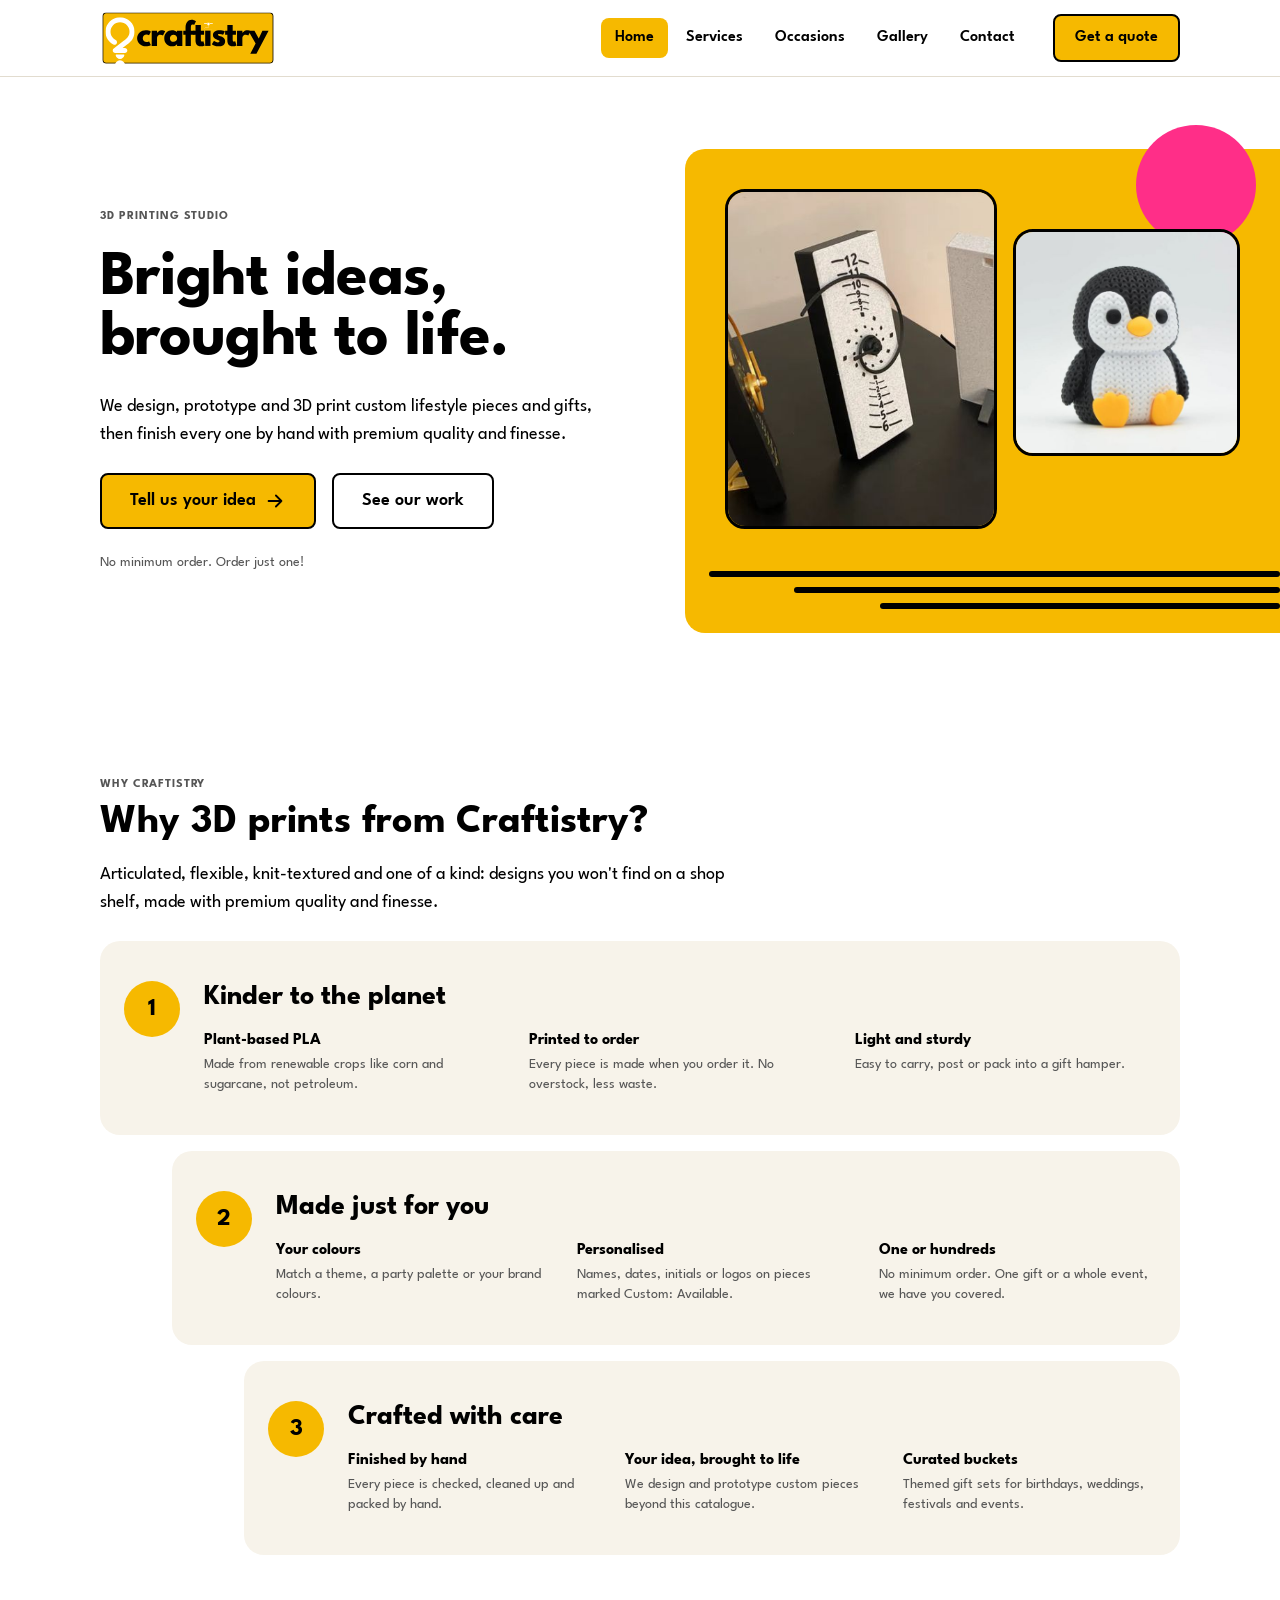
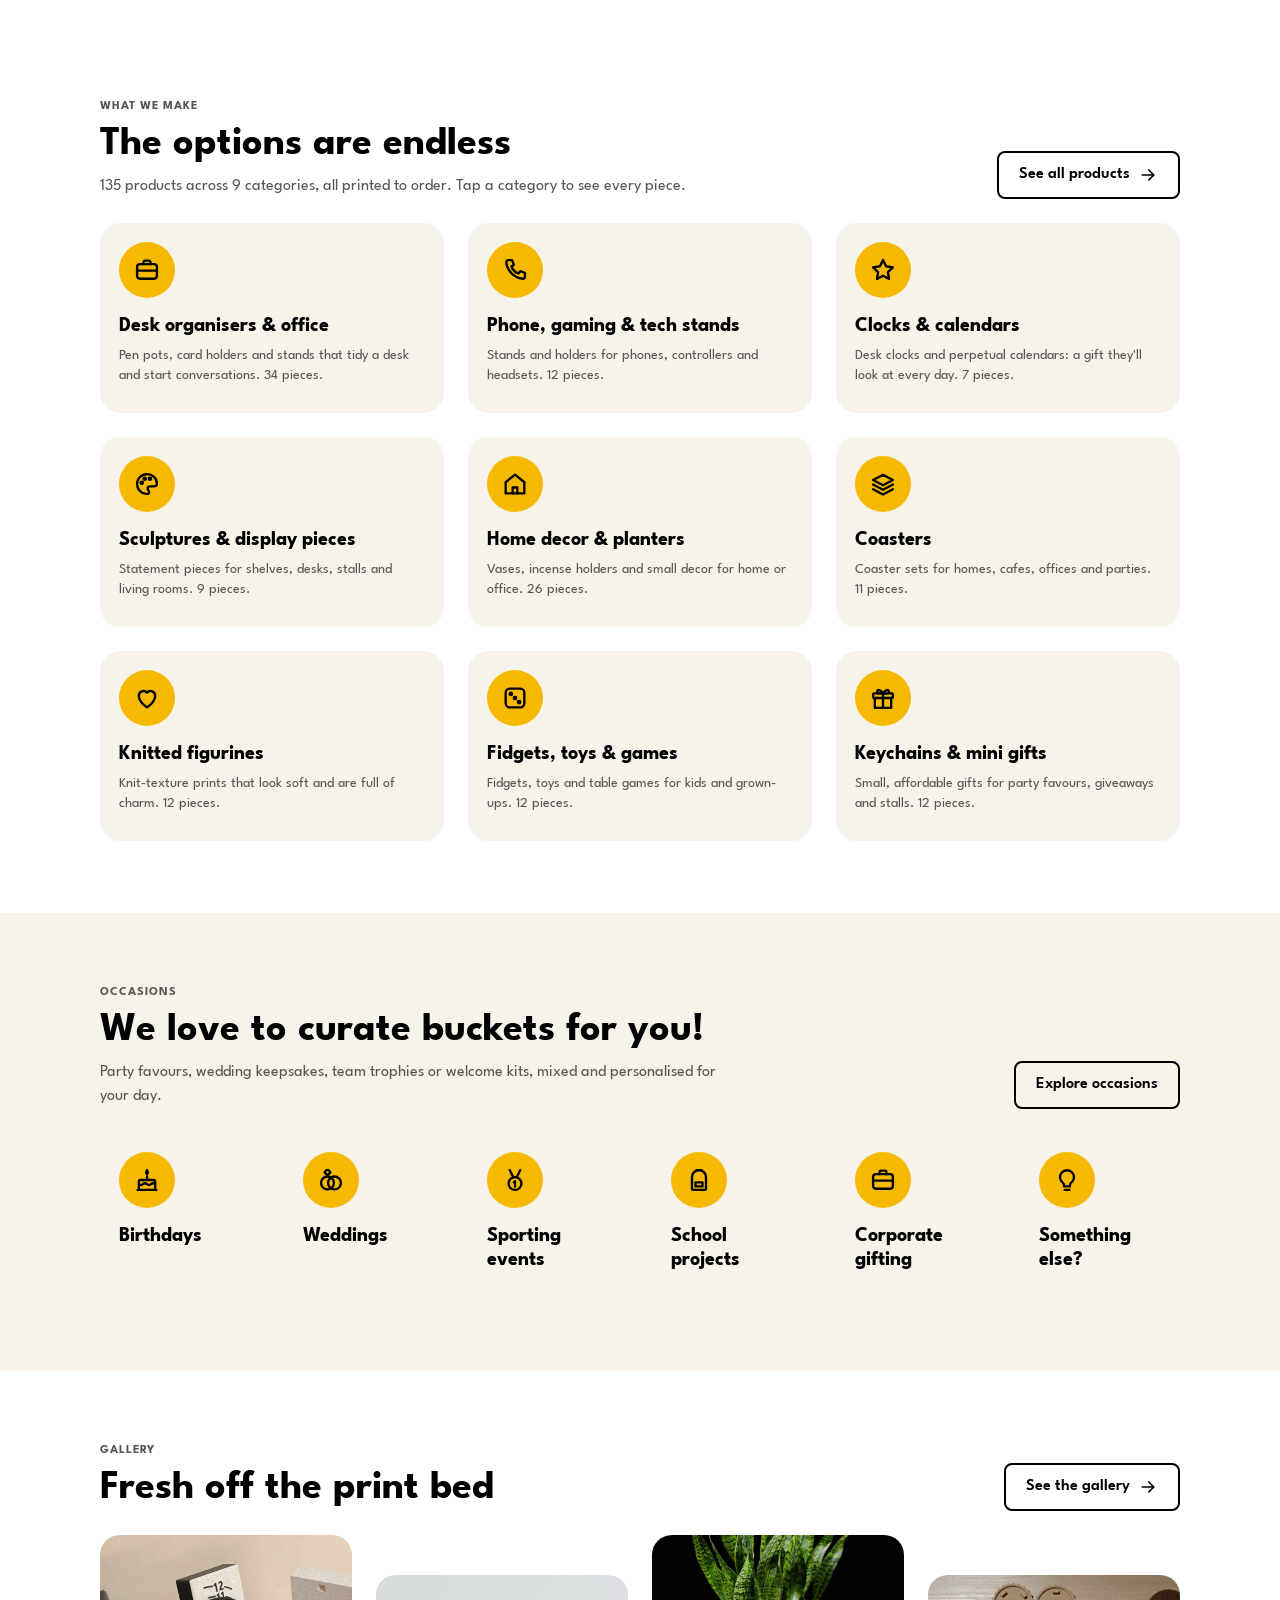
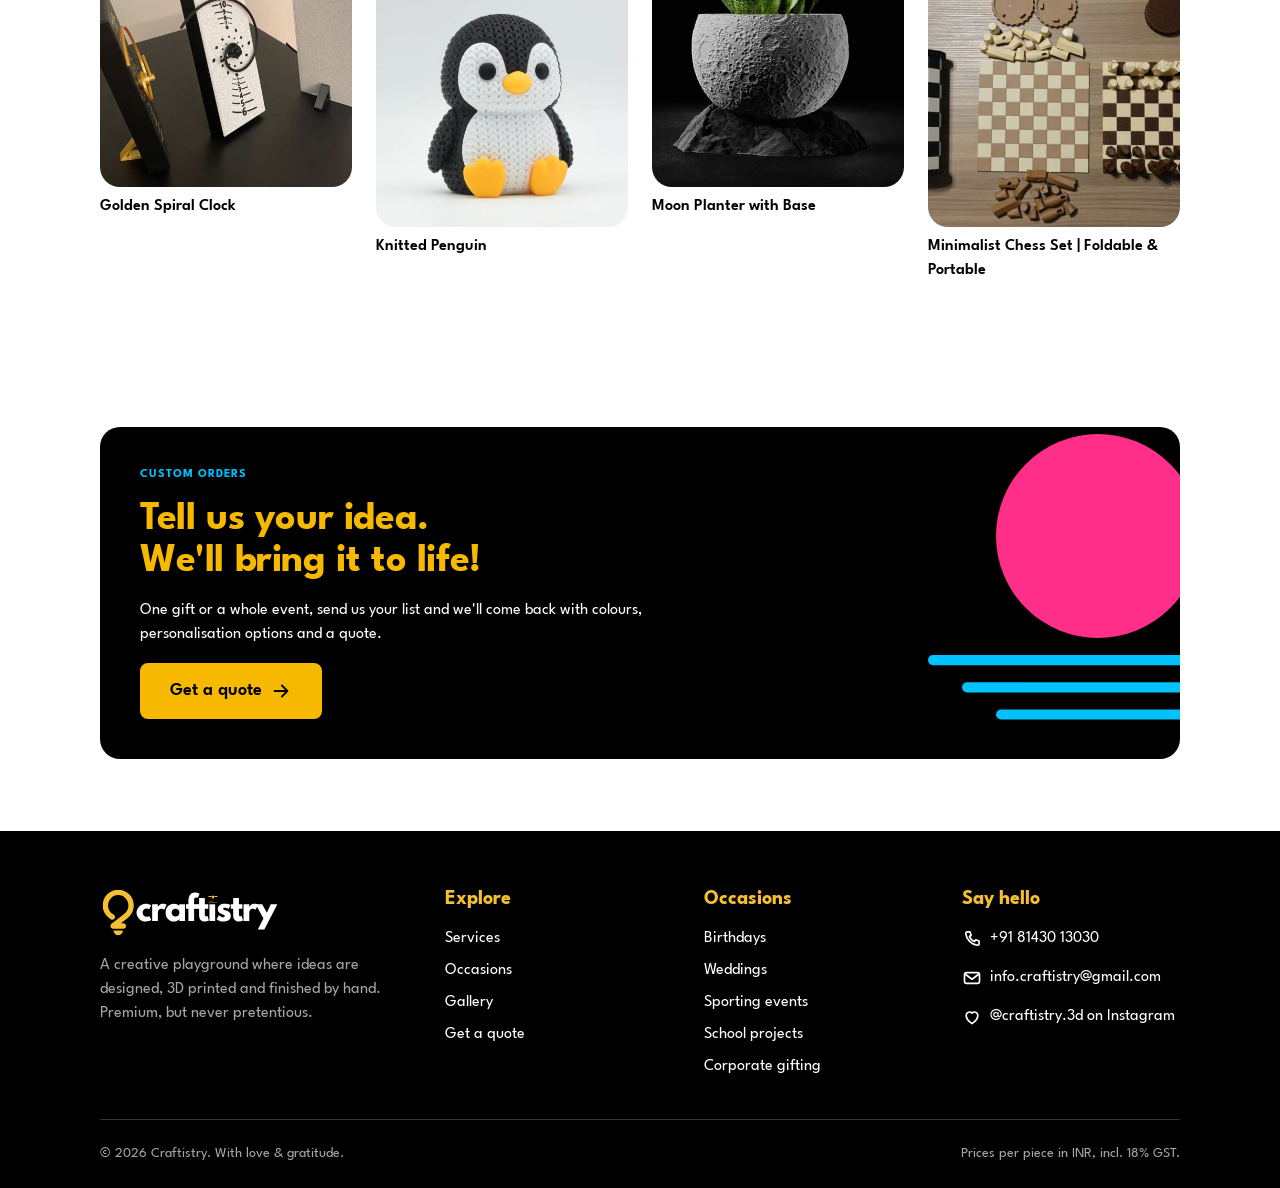
<file: index.html>
<!doctype html>
<html lang="en-IN">
<head>
<meta charset="utf-8">
<meta name="viewport" content="width=device-width, initial-scale=1">
<title>Craftistry | 3D printed gifts and custom products</title>
<meta name="description" content="Craftistry designs, prototypes and 3D prints custom lifestyle products and gifts for birthdays, weddings, sporting events, school projects and corporate gifting.">
<meta name="theme-color" content="#f6b900">
<meta property="og:title" content="Craftistry | 3D printed gifts and custom products">
<meta property="og:description" content="Craftistry designs, prototypes and 3D prints custom lifestyle products and gifts for birthdays, weddings, sporting events, school projects and corporate gifting.">
<meta property="og:type" content="website">
<meta property="og:image" content="https://craftistry.in/assets/logo/profile-picture-yellow.png">
<link rel="icon" type="image/png" href="assets/logo/profile-picture-yellow.png">
<link rel="apple-touch-icon" href="assets/logo/profile-picture-yellow.png">
<link rel="preload" href="assets/fonts/LeagueSpartan-Bold.woff2" as="font" type="font/woff2" crossorigin>
<link rel="stylesheet" href="css/tokens.css">
<link rel="stylesheet" href="css/components.css">
<link rel="stylesheet" href="css/site.css">
<noscript><style>.nav-toggle{display:none}.site-nav{display:block;padding-bottom:16px}</style></noscript>
<script src="js/icons.js" defer></script>
<script src="js/main.js" defer></script>
</head>
<body>
<a class="skip-link" href="#main">Skip to content</a>
<header class="site-header">
  <div class="container header-inner">
    <a class="brand" href="index.html"><img src="assets/logo/craftistry-logo-primary.svg" alt="Craftistry home" width="176" height="57"></a>
    <button class="nav-toggle" type="button" aria-expanded="false" aria-controls="site-nav" aria-label="Open menu"><span data-icon="menu" data-size="24"></span></button>
    <nav id="site-nav" class="site-nav" aria-label="Main">
      <ul class="nav-list">
        <li><a href="index.html" aria-current="page">Home</a></li>
        <li><a href="services.html">Services</a></li>
        <li><a href="occasions.html">Occasions</a></li>
        <li><a href="gallery.html">Gallery</a></li>
        <li><a href="contact.html">Contact</a></li>
      </ul>
      <div class="nav-cta"><a class="cr-btn cr-btn-primary" href="contact.html">Get a quote</a></div>
    </nav>
  </div>
</header>
<main id="main">
  <section class="hero">
    <div class="container hero-grid">
      <div class="hero-copy">
        <p class="cr-eyebrow">3D printing studio</p>
        <h1 class="display">Bright ideas, brought to life.</h1>
        <p class="lead">We design, prototype and 3D print custom lifestyle pieces and gifts, then finish every one by hand with premium quality and finesse.</p>
        <div class="btn-row">
          <a class="cr-btn cr-btn-primary cr-btn-lg" href="contact.html"><span>Tell us your idea</span><span data-icon="arrow-right" data-size="22"></span></a>
          <a class="cr-btn cr-btn-secondary cr-btn-lg" href="gallery.html">See our work</a>
        </div>
        <p class="small muted">No minimum order. Order just one!</p>
      </div>
      <div class="hero-art">
        <span class="disc" aria-hidden="true"></span>
        <div class="hero-photos">
          <img src="assets/gallery/golden-spiral-clock.jpg" alt="Golden Spiral Clock, 3D printed by Craftistry" width="640" height="640" decoding="async">
          <img src="assets/gallery/knitted-penguin.jpg" alt="Knitted Penguin, 3D printed by Craftistry" width="640" height="640" decoding="async">
        </div>
        <div class="layers" aria-hidden="true"><span></span><span></span><span></span></div>
      </div>
    </div>
  </section>

  <section class="section">
    <div class="container">
      <div class="why-head">
        <p class="cr-eyebrow">Why Craftistry</p>
        <h2 class="h1">Why 3D prints from Craftistry?</h2>
      </div>
      <p class="lead why-intro">Articulated, flexible, knit-textured and one of a kind: designs you won't find on a shop shelf, made with premium quality and finesse.</p>
      <div class="why-list">
        <article class="why-block">
          <span class="why-num" aria-hidden="true">1</span>
          <div class="why-body">
            <h3 class="h2">Kinder to the planet</h3>
            <div class="why-points">
              <div><p class="why-point-title">Plant-based PLA</p><p class="small muted">Made from renewable crops like corn and sugarcane, not petroleum.</p></div>
              <div><p class="why-point-title">Printed to order</p><p class="small muted">Every piece is made when you order it. No overstock, less waste.</p></div>
              <div><p class="why-point-title">Light and sturdy</p><p class="small muted">Easy to carry, post or pack into a gift hamper.</p></div>
            </div>
          </div>
        </article>
        <article class="why-block">
          <span class="why-num" aria-hidden="true">2</span>
          <div class="why-body">
            <h3 class="h2">Made just for you</h3>
            <div class="why-points">
              <div><p class="why-point-title">Your colours</p><p class="small muted">Match a theme, a party palette or your brand colours.</p></div>
              <div><p class="why-point-title">Personalised</p><p class="small muted">Names, dates, initials or logos on pieces marked Custom: Available.</p></div>
              <div><p class="why-point-title">One or hundreds</p><p class="small muted">No minimum order. One gift or a whole event, we have you covered.</p></div>
            </div>
          </div>
        </article>
        <article class="why-block">
          <span class="why-num" aria-hidden="true">3</span>
          <div class="why-body">
            <h3 class="h2">Crafted with care</h3>
            <div class="why-points">
              <div><p class="why-point-title">Finished by hand</p><p class="small muted">Every piece is checked, cleaned up and packed by hand.</p></div>
              <div><p class="why-point-title">Your idea, brought to life</p><p class="small muted">We design and prototype custom pieces beyond this catalogue.</p></div>
              <div><p class="why-point-title">Curated buckets</p><p class="small muted">Themed gift sets for birthdays, weddings, festivals and events.</p></div>
            </div>
          </div>
        </article>
      </div>
    </div>
  </section>

  <section class="section">
    <div class="container">
      <div class="section-head-row">
        <div class="section-head">
          <p class="cr-eyebrow">What we make</p>
          <h2 class="h1">The options are endless</h2>
          <p class="muted">135 products across 9 categories, all printed to order. Tap a category to see every piece.</p>
        </div>
        <a class="cr-btn cr-btn-secondary" href="gallery.html"><span>See all products</span><span data-icon="arrow-right" data-size="20"></span></a>
      </div>
      <div class="grid grid-cats grid-cats-3">
        <a class="cr-cat" href="gallery.html#desk">
          <span class="cr-cat-icon"><span data-icon="corporate" data-size="28"></span></span>
          <span class="cr-cat-label">Desk organisers &amp; office</span>
          <span class="cr-cat-caption">Pen pots, card holders and stands that tidy a desk and start conversations. 34 pieces.</span>
        </a>
        <a class="cr-cat" href="gallery.html#tech">
          <span class="cr-cat-icon"><span data-icon="phone" data-size="28"></span></span>
          <span class="cr-cat-label">Phone, gaming &amp; tech stands</span>
          <span class="cr-cat-caption">Stands and holders for phones, controllers and headsets. 12 pieces.</span>
        </a>
        <a class="cr-cat" href="gallery.html#clocks">
          <span class="cr-cat-icon"><span data-icon="star" data-size="28"></span></span>
          <span class="cr-cat-label">Clocks &amp; calendars</span>
          <span class="cr-cat-caption">Desk clocks and perpetual calendars: a gift they&#x27;ll look at every day. 7 pieces.</span>
        </a>
        <a class="cr-cat" href="gallery.html#sculptures">
          <span class="cr-cat-icon"><span data-icon="art" data-size="28"></span></span>
          <span class="cr-cat-label">Sculptures &amp; display pieces</span>
          <span class="cr-cat-caption">Statement pieces for shelves, desks, stalls and living rooms. 9 pieces.</span>
        </a>
        <a class="cr-cat" href="gallery.html#decor">
          <span class="cr-cat-icon"><span data-icon="household" data-size="28"></span></span>
          <span class="cr-cat-label">Home decor &amp; planters</span>
          <span class="cr-cat-caption">Vases, incense holders and small decor for home or office. 26 pieces.</span>
        </a>
        <a class="cr-cat" href="gallery.html#coasters">
          <span class="cr-cat-icon"><span data-icon="layers" data-size="28"></span></span>
          <span class="cr-cat-label">Coasters</span>
          <span class="cr-cat-caption">Coaster sets for homes, cafes, offices and parties. 11 pieces.</span>
        </a>
        <a class="cr-cat" href="gallery.html#knitted">
          <span class="cr-cat-icon"><span data-icon="heart" data-size="28"></span></span>
          <span class="cr-cat-label">Knitted figurines</span>
          <span class="cr-cat-caption">Knit-texture prints that look soft and are full of charm. 12 pieces.</span>
        </a>
        <a class="cr-cat" href="gallery.html#toys">
          <span class="cr-cat-icon"><span data-icon="games" data-size="28"></span></span>
          <span class="cr-cat-label">Fidgets, toys &amp; games</span>
          <span class="cr-cat-caption">Fidgets, toys and table games for kids and grown-ups. 12 pieces.</span>
        </a>
        <a class="cr-cat" href="gallery.html#gifts">
          <span class="cr-cat-icon"><span data-icon="gift" data-size="28"></span></span>
          <span class="cr-cat-label">Keychains &amp; mini gifts</span>
          <span class="cr-cat-caption">Small, affordable gifts for party favours, giveaways and stalls. 12 pieces.</span>
        </a>
      </div>
    </div>
  </section>

  <section class="section section-paper">
    <div class="container">
      <div class="section-head-row">
        <div class="section-head">
          <p class="cr-eyebrow">Occasions</p>
          <h2 class="h1">We love to curate buckets for you!</h2>
          <p class="muted">Party favours, wedding keepsakes, team trophies or welcome kits, mixed and personalised for your day.</p>
        </div>
        <a class="cr-btn cr-btn-secondary" href="occasions.html">Explore occasions</a>
      </div>
      <div class="grid grid-cats grid-cats-6">
        <a class="cr-cat" href="occasions.html#birthdays">
          <span class="cr-cat-icon"><span data-icon="birthday" data-size="28"></span></span>
          <span class="cr-cat-label">Birthdays</span>
        </a>
        <a class="cr-cat" href="occasions.html#weddings">
          <span class="cr-cat-icon"><span data-icon="wedding" data-size="28"></span></span>
          <span class="cr-cat-label">Weddings</span>
        </a>
        <a class="cr-cat" href="occasions.html#sports">
          <span class="cr-cat-icon"><span data-icon="sports" data-size="28"></span></span>
          <span class="cr-cat-label">Sporting events</span>
        </a>
        <a class="cr-cat" href="occasions.html#school">
          <span class="cr-cat-icon"><span data-icon="school" data-size="28"></span></span>
          <span class="cr-cat-label">School projects</span>
        </a>
        <a class="cr-cat" href="occasions.html#corporate">
          <span class="cr-cat-icon"><span data-icon="corporate" data-size="28"></span></span>
          <span class="cr-cat-label">Corporate gifting</span>
        </a>
        <a class="cr-cat" href="contact.html">
          <span class="cr-cat-icon"><span data-icon="idea" data-size="28"></span></span>
          <span class="cr-cat-label">Something else?</span>
        </a>
      </div>
    </div>
  </section>

  <section class="section">
    <div class="container">
      <div class="section-head-row">
        <div class="section-head">
          <p class="cr-eyebrow">Gallery</p>
          <h2 class="h1">Fresh off the print bed</h2>
        </div>
        <a class="cr-btn cr-btn-secondary" href="gallery.html"><span>See the gallery</span><span data-icon="arrow-right" data-size="20"></span></a>
      </div>
      <div class="featured">
        <figure>
          <img src="assets/gallery/golden-spiral-clock.jpg" alt="Golden Spiral Clock, 3D printed by Craftistry" width="640" height="640" loading="lazy" decoding="async">
          <figcaption>Golden Spiral Clock</figcaption>
        </figure>
        <figure>
          <img src="assets/gallery/knitted-penguin.jpg" alt="Knitted Penguin, 3D printed by Craftistry" width="640" height="640" loading="lazy" decoding="async">
          <figcaption>Knitted Penguin</figcaption>
        </figure>
        <figure>
          <img src="assets/gallery/moon-planter-with-base.jpg" alt="Moon Planter with Base, 3D printed by Craftistry" width="640" height="640" loading="lazy" decoding="async">
          <figcaption>Moon Planter with Base</figcaption>
        </figure>
        <figure>
          <img src="assets/gallery/minimalist-chess-set-foldable-and-portable.jpg" alt="Minimalist Chess Set | Foldable &amp; Portable, 3D printed by Craftistry" width="640" height="640" loading="lazy" decoding="async">
          <figcaption>Minimalist Chess Set | Foldable &amp; Portable</figcaption>
        </figure>
      </div>
    </div>
  </section>

  <div class="section">
    <div class="container">
        <section class="cr-promo cr-promo-ink">
          <svg class="cr-promo-art" viewBox="0 0 200 200" aria-hidden="true" focusable="false">
            <circle class="cr-promo-disc" cx="140" cy="70" r="60"/>
            <rect class="cr-promo-layer" x="40" y="140" width="160" height="6" rx="3"/>
            <rect class="cr-promo-layer" x="60" y="156" width="140" height="6" rx="3"/>
            <rect class="cr-promo-layer" x="80" y="172" width="120" height="6" rx="3"/>
          </svg>
          <div class="cr-promo-content">
            <p class="cr-eyebrow">Custom orders</p>
            <h2 class="cr-promo-headline">Tell us your idea. We'll bring it to life!</h2>
            <p class="cr-promo-body">One gift or a whole event, send us your list and we'll come back with colours, personalisation options and a quote.</p>
            <a class="cr-btn cr-btn-primary cr-btn-lg" href="contact.html"><span>Get a quote</span><span data-icon="arrow-right" data-size="22"></span></a>
          </div>
        </section>
    </div>
  </div>
</main>
<footer class="site-footer on-dark">
  <div class="container">
    <div class="footer-grid">
      <div class="footer-brand">
        <img src="assets/logo/craftistry-logo-dark.svg" alt="Craftistry" width="180" height="50">
        <p>A creative playground where ideas are designed, 3D printed and finished by hand. Premium, but never pretentious.</p>
      </div>
      <div>
        <h2 class="footer-title">Explore</h2>
        <ul class="footer-list">
          <li><a href="services.html">Services</a></li>
          <li><a href="occasions.html">Occasions</a></li>
          <li><a href="gallery.html">Gallery</a></li>
          <li><a href="contact.html">Get a quote</a></li>
        </ul>
      </div>
      <div>
        <h2 class="footer-title">Occasions</h2>
        <ul class="footer-list">
          <li><a href="occasions.html#birthdays">Birthdays</a></li>
          <li><a href="occasions.html#weddings">Weddings</a></li>
          <li><a href="occasions.html#sports">Sporting events</a></li>
          <li><a href="occasions.html#school">School projects</a></li>
          <li><a href="occasions.html#corporate">Corporate gifting</a></li>
        </ul>
      </div>
      <div>
        <h2 class="footer-title">Say hello</h2>
        <ul class="footer-list">
          <li><a href="tel:+918143013030"><span data-icon="phone" data-size="20"></span>+91 81430 13030</a></li>
          <li><a href="mailto:info.craftistry@gmail.com"><span data-icon="mail" data-size="20"></span>info.craftistry@gmail.com</a></li>
          <li><a href="https://www.instagram.com/craftistry.3d/" rel="noopener"><span data-icon="heart" data-size="20"></span>@craftistry.3d on Instagram</a></li>
        </ul>
      </div>
    </div>
    <div class="footer-bottom small">
      <p>&copy; <span data-year>2026</span> Craftistry. With love &amp; gratitude.</p>
      <p>Prices per piece in INR, incl. 18% GST.</p>
    </div>
  </div>
</footer>
</body>
</html>
</file>
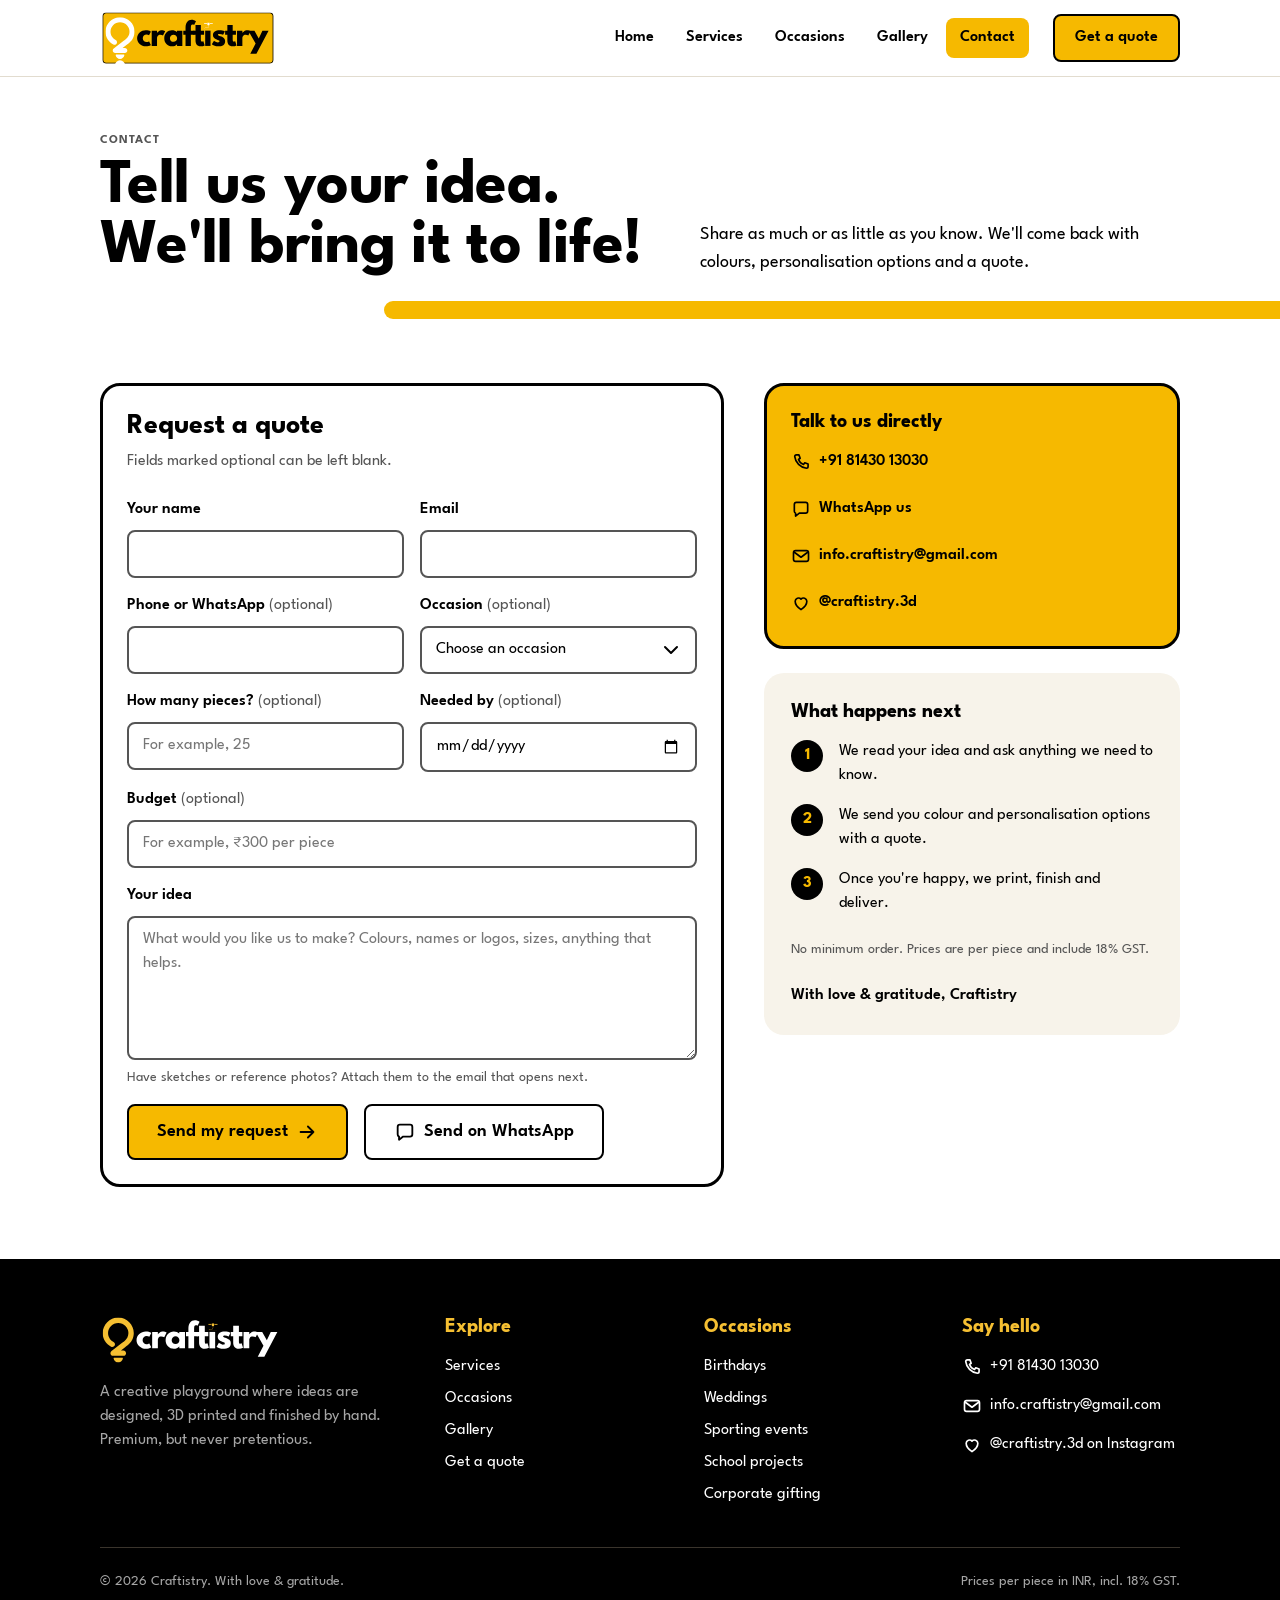
<file: contact.html>
<!doctype html>
<html lang="en-IN">
<head>
<meta charset="utf-8">
<meta name="viewport" content="width=device-width, initial-scale=1">
<title>Get a quote | Craftistry</title>
<meta name="description" content="Tell Craftistry your idea and get a quote for custom 3D printed gifts and products. Call, WhatsApp or email us.">
<meta name="theme-color" content="#f6b900">
<meta property="og:title" content="Get a quote | Craftistry">
<meta property="og:description" content="Tell Craftistry your idea and get a quote for custom 3D printed gifts and products. Call, WhatsApp or email us.">
<meta property="og:type" content="website">
<meta property="og:image" content="https://craftistry.in/assets/logo/profile-picture-yellow.png">
<link rel="icon" type="image/png" href="assets/logo/profile-picture-yellow.png">
<link rel="apple-touch-icon" href="assets/logo/profile-picture-yellow.png">
<link rel="preload" href="assets/fonts/LeagueSpartan-Bold.woff2" as="font" type="font/woff2" crossorigin>
<link rel="stylesheet" href="css/tokens.css">
<link rel="stylesheet" href="css/components.css">
<link rel="stylesheet" href="css/site.css">
<noscript><style>.nav-toggle{display:none}.site-nav{display:block;padding-bottom:16px}</style></noscript>
<script src="js/icons.js" defer></script>
<script src="js/main.js" defer></script>
</head>
<body>
<a class="skip-link" href="#main">Skip to content</a>
<header class="site-header">
  <div class="container header-inner">
    <a class="brand" href="index.html"><img src="assets/logo/craftistry-logo-primary.svg" alt="Craftistry home" width="176" height="57"></a>
    <button class="nav-toggle" type="button" aria-expanded="false" aria-controls="site-nav" aria-label="Open menu"><span data-icon="menu" data-size="24"></span></button>
    <nav id="site-nav" class="site-nav" aria-label="Main">
      <ul class="nav-list">
        <li><a href="index.html">Home</a></li>
        <li><a href="services.html">Services</a></li>
        <li><a href="occasions.html">Occasions</a></li>
        <li><a href="gallery.html">Gallery</a></li>
        <li><a href="contact.html" aria-current="page">Contact</a></li>
      </ul>
      <div class="nav-cta"><a class="cr-btn cr-btn-primary" href="contact.html">Get a quote</a></div>
    </nav>
  </div>
</header>
<main id="main">
  <section class="page-hero">
    <div class="container">
      <div class="page-hero-inner">
        <div>
          <p class="cr-eyebrow">Contact</p>
          <h1 class="display">Tell us your idea. We'll bring it to life!</h1>
        </div>
        <div>
          <p class="lead">Share as much or as little as you know. We'll come back with colours, personalisation options and a quote.</p>
          
        </div>
      </div>
    </div>
    <div class="page-hero-band" aria-hidden="true"></div>
  </section>

  <section class="section" style="padding-top: var(--space-4)">
    <div class="container contact-grid">
      <div class="cr-card cr-card-framed">
        <h2 class="h2">Request a quote</h2>
        <p class="muted" style="margin-bottom: var(--space-3)">Fields marked optional can be left blank.</p>
        <form id="quote-form" class="quote-form" novalidate>
          <div class="form-row">
            <div class="cr-field">
              <label class="cr-label" for="f-name">Your name</label>
              <input class="cr-input" id="f-name" name="name" type="text" autocomplete="name" required>
            </div>
            <div class="cr-field">
              <label class="cr-label" for="f-email">Email</label>
              <input class="cr-input" id="f-email" name="email" type="email" autocomplete="email" required>
            </div>
          </div>
          <div class="form-row">
            <div class="cr-field">
              <label class="cr-label" for="f-phone">Phone or WhatsApp <span class="optional">(optional)</span></label>
              <input class="cr-input" id="f-phone" name="phone" type="tel" autocomplete="tel">
            </div>
            <div class="cr-field">
              <label class="cr-label" for="f-occasion">Occasion <span class="optional">(optional)</span></label>
              <select class="cr-input" id="f-occasion" name="occasion">
                <option value="">Choose an occasion</option>
                <option value="birthday">Birthday</option>
                <option value="wedding">Wedding</option>
                <option value="sports">Sporting event</option>
                <option value="school">School project</option>
                <option value="corporate">Corporate gifting</option>
                <option value="get-together">Get-together</option>
                <option value="other">Something else</option>
              </select>
            </div>
          </div>
          <div class="form-row">
            <div class="cr-field">
              <label class="cr-label" for="f-quantity">How many pieces? <span class="optional">(optional)</span></label>
              <input class="cr-input" id="f-quantity" name="quantity" type="text" inputmode="numeric" placeholder="For example, 25">
            </div>
            <div class="cr-field">
              <label class="cr-label" for="f-date">Needed by <span class="optional">(optional)</span></label>
              <input class="cr-input" id="f-date" name="date" type="date">
            </div>
          </div>
          <div class="cr-field">
            <label class="cr-label" for="f-budget">Budget <span class="optional">(optional)</span></label>
            <input class="cr-input" id="f-budget" name="budget" type="text" placeholder="For example, ₹300 per piece">
          </div>
          <div class="cr-field">
            <label class="cr-label" for="f-idea">Your idea</label>
            <textarea class="cr-input" id="f-idea" name="idea" rows="5" required aria-describedby="f-idea-hint" placeholder="What would you like us to make? Colours, names or logos, sizes, anything that helps."></textarea>
            <p class="cr-field-msg" id="f-idea-hint">Have sketches or reference photos? Attach them to the email that opens next.</p>
          </div>
          <div class="btn-row">
            <button class="cr-btn cr-btn-primary cr-btn-lg" type="submit"><span>Send my request</span><span data-icon="arrow-right" data-size="22"></span></button>
            <button class="cr-btn cr-btn-secondary cr-btn-lg" type="button" id="whatsapp-btn"><span data-icon="chat" data-size="22"></span><span>Send on WhatsApp</span></button>
          </div>
          <p id="form-status" class="form-status cr-field-msg" role="status" tabindex="-1"><span data-icon="check" data-size="16"></span><span>Your email app should open with your request filled in. Just press send! If nothing opened, email us at <a href="mailto:info.craftistry@gmail.com">info.craftistry@gmail.com</a>.</span></p>
        </form>
      </div>

      <aside class="contact-aside" style="display: flex; flex-direction: column; gap: var(--space-4)">
        <div class="cr-card cr-card-yellow">
          <h2 class="cr-card-title">Talk to us directly</h2>
          <ul class="contact-list" style="margin-top: var(--space-2)">
            <li><a href="tel:+918143013030"><span data-icon="phone" data-size="20"></span>+91 81430 13030</a></li>
            <li><a href="https://wa.me/918143013030" rel="noopener"><span data-icon="chat" data-size="20"></span>WhatsApp us</a></li>
            <li><a href="mailto:info.craftistry@gmail.com"><span data-icon="mail" data-size="20"></span>info.craftistry@gmail.com</a></li>
            <li><a href="https://www.instagram.com/craftistry.3d/" rel="noopener"><span data-icon="heart" data-size="20"></span>@craftistry.3d</a></li>
          </ul>
        </div>
        <div class="cr-card cr-card-paper">
          <h2 class="cr-card-title">What happens next</h2>
          <ol class="steps-mini" style="margin-top: var(--space-2)">
            <li><span>We read your idea and ask anything we need to know.</span></li>
            <li><span>We send you colour and personalisation options with a quote.</span></li>
            <li><span>Once you're happy, we print, finish and deliver.</span></li>
          </ol>
          <p class="small muted" style="margin-top: var(--space-3)">No minimum order. Prices are per piece and include 18% GST.</p>
          <p style="margin-top: var(--space-3); font-weight: 600">With love &amp; gratitude, Craftistry</p>
        </div>
      </aside>
    </div>
  </section>
</main>
<footer class="site-footer on-dark">
  <div class="container">
    <div class="footer-grid">
      <div class="footer-brand">
        <img src="assets/logo/craftistry-logo-dark.svg" alt="Craftistry" width="180" height="50">
        <p>A creative playground where ideas are designed, 3D printed and finished by hand. Premium, but never pretentious.</p>
      </div>
      <div>
        <h2 class="footer-title">Explore</h2>
        <ul class="footer-list">
          <li><a href="services.html">Services</a></li>
          <li><a href="occasions.html">Occasions</a></li>
          <li><a href="gallery.html">Gallery</a></li>
          <li><a href="contact.html">Get a quote</a></li>
        </ul>
      </div>
      <div>
        <h2 class="footer-title">Occasions</h2>
        <ul class="footer-list">
          <li><a href="occasions.html#birthdays">Birthdays</a></li>
          <li><a href="occasions.html#weddings">Weddings</a></li>
          <li><a href="occasions.html#sports">Sporting events</a></li>
          <li><a href="occasions.html#school">School projects</a></li>
          <li><a href="occasions.html#corporate">Corporate gifting</a></li>
        </ul>
      </div>
      <div>
        <h2 class="footer-title">Say hello</h2>
        <ul class="footer-list">
          <li><a href="tel:+918143013030"><span data-icon="phone" data-size="20"></span>+91 81430 13030</a></li>
          <li><a href="mailto:info.craftistry@gmail.com"><span data-icon="mail" data-size="20"></span>info.craftistry@gmail.com</a></li>
          <li><a href="https://www.instagram.com/craftistry.3d/" rel="noopener"><span data-icon="heart" data-size="20"></span>@craftistry.3d on Instagram</a></li>
        </ul>
      </div>
    </div>
    <div class="footer-bottom small">
      <p>&copy; <span data-year>2026</span> Craftistry. With love &amp; gratitude.</p>
      <p>Prices per piece in INR, incl. 18% GST.</p>
    </div>
  </div>
</footer>
</body>
</html>
</file>
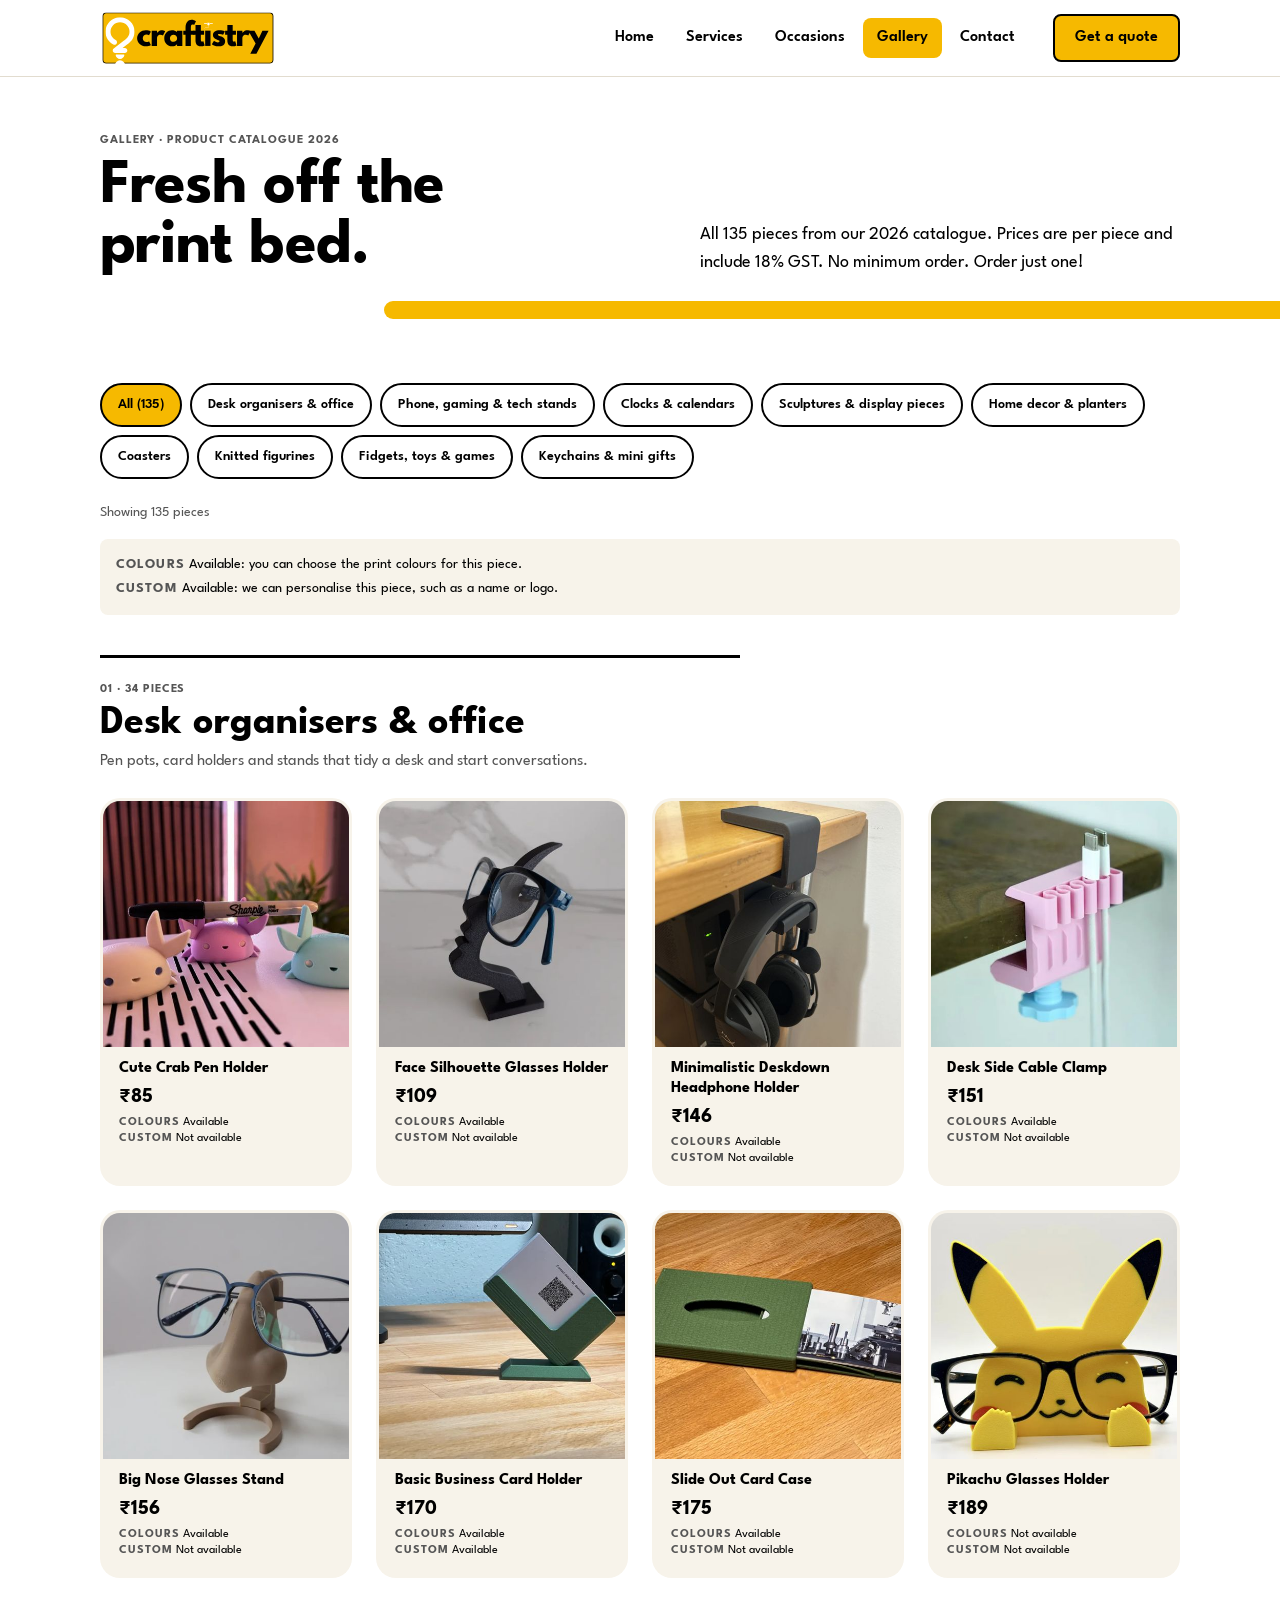
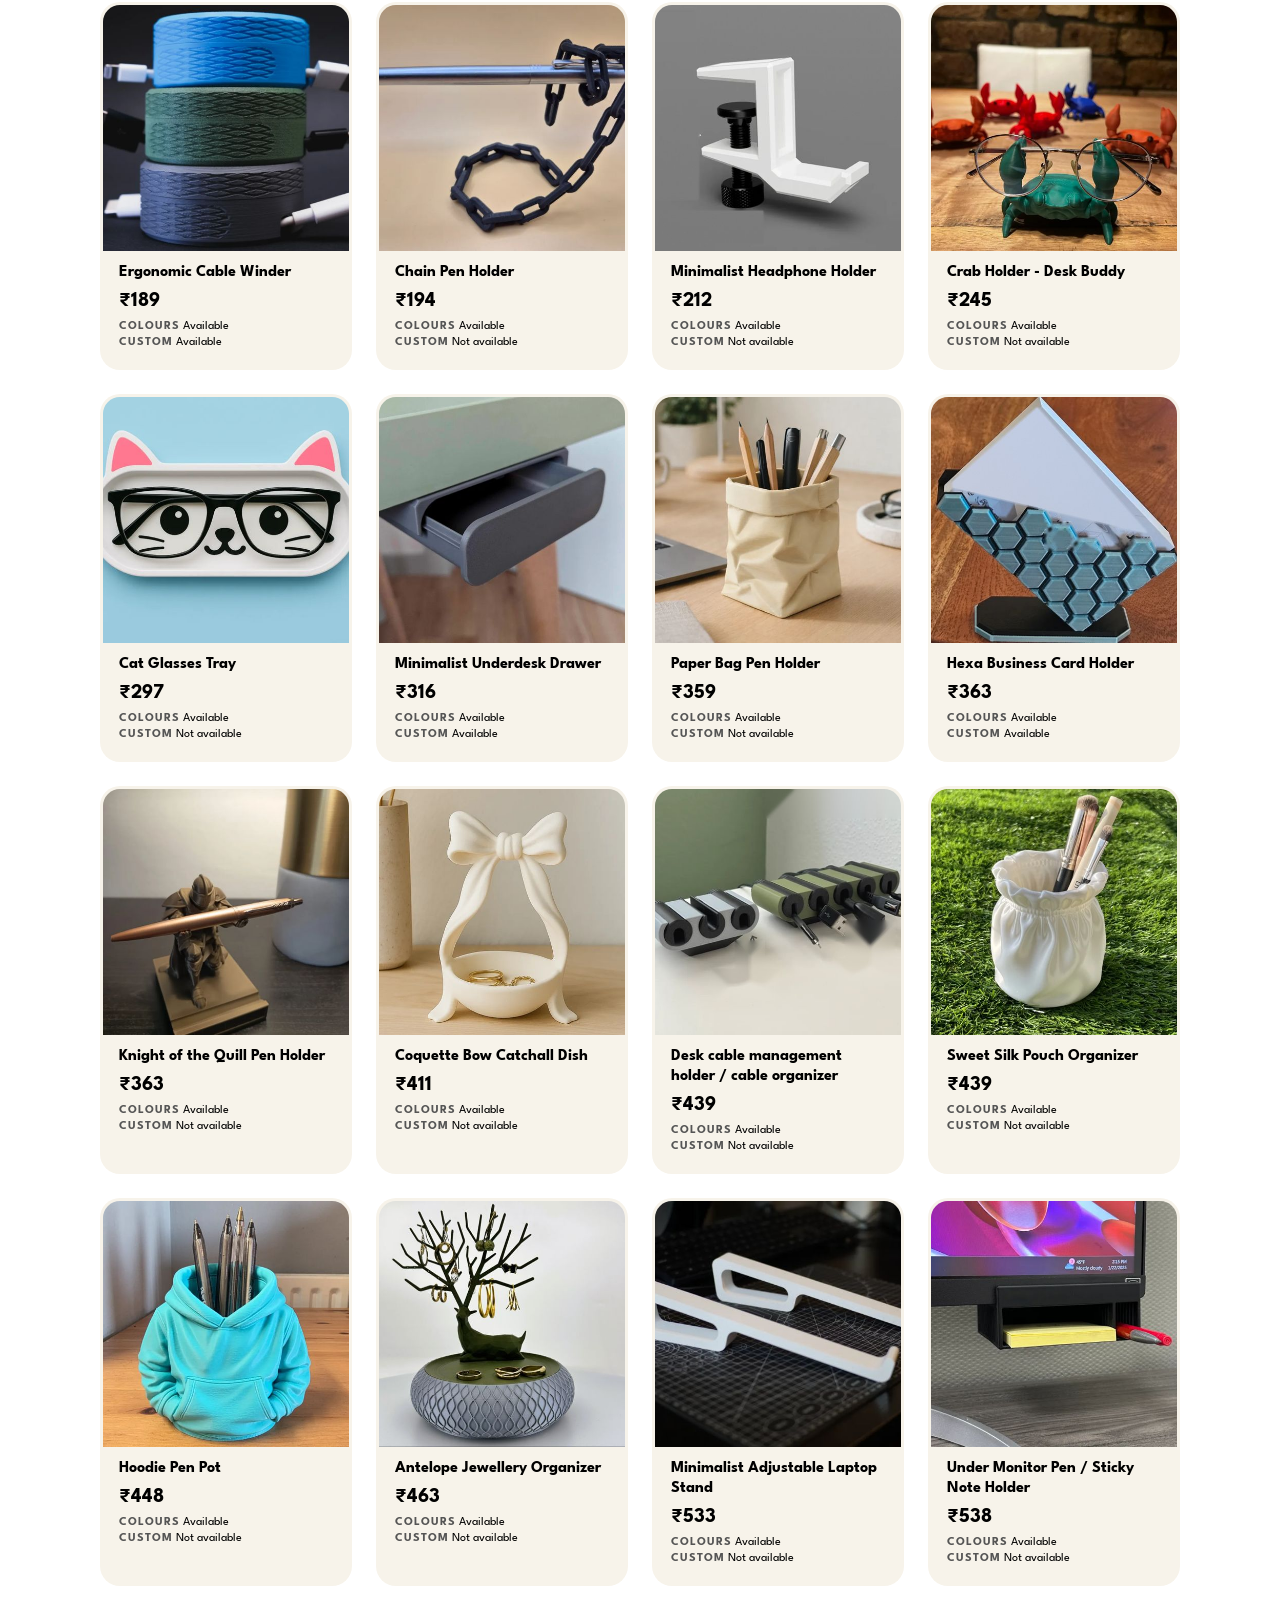
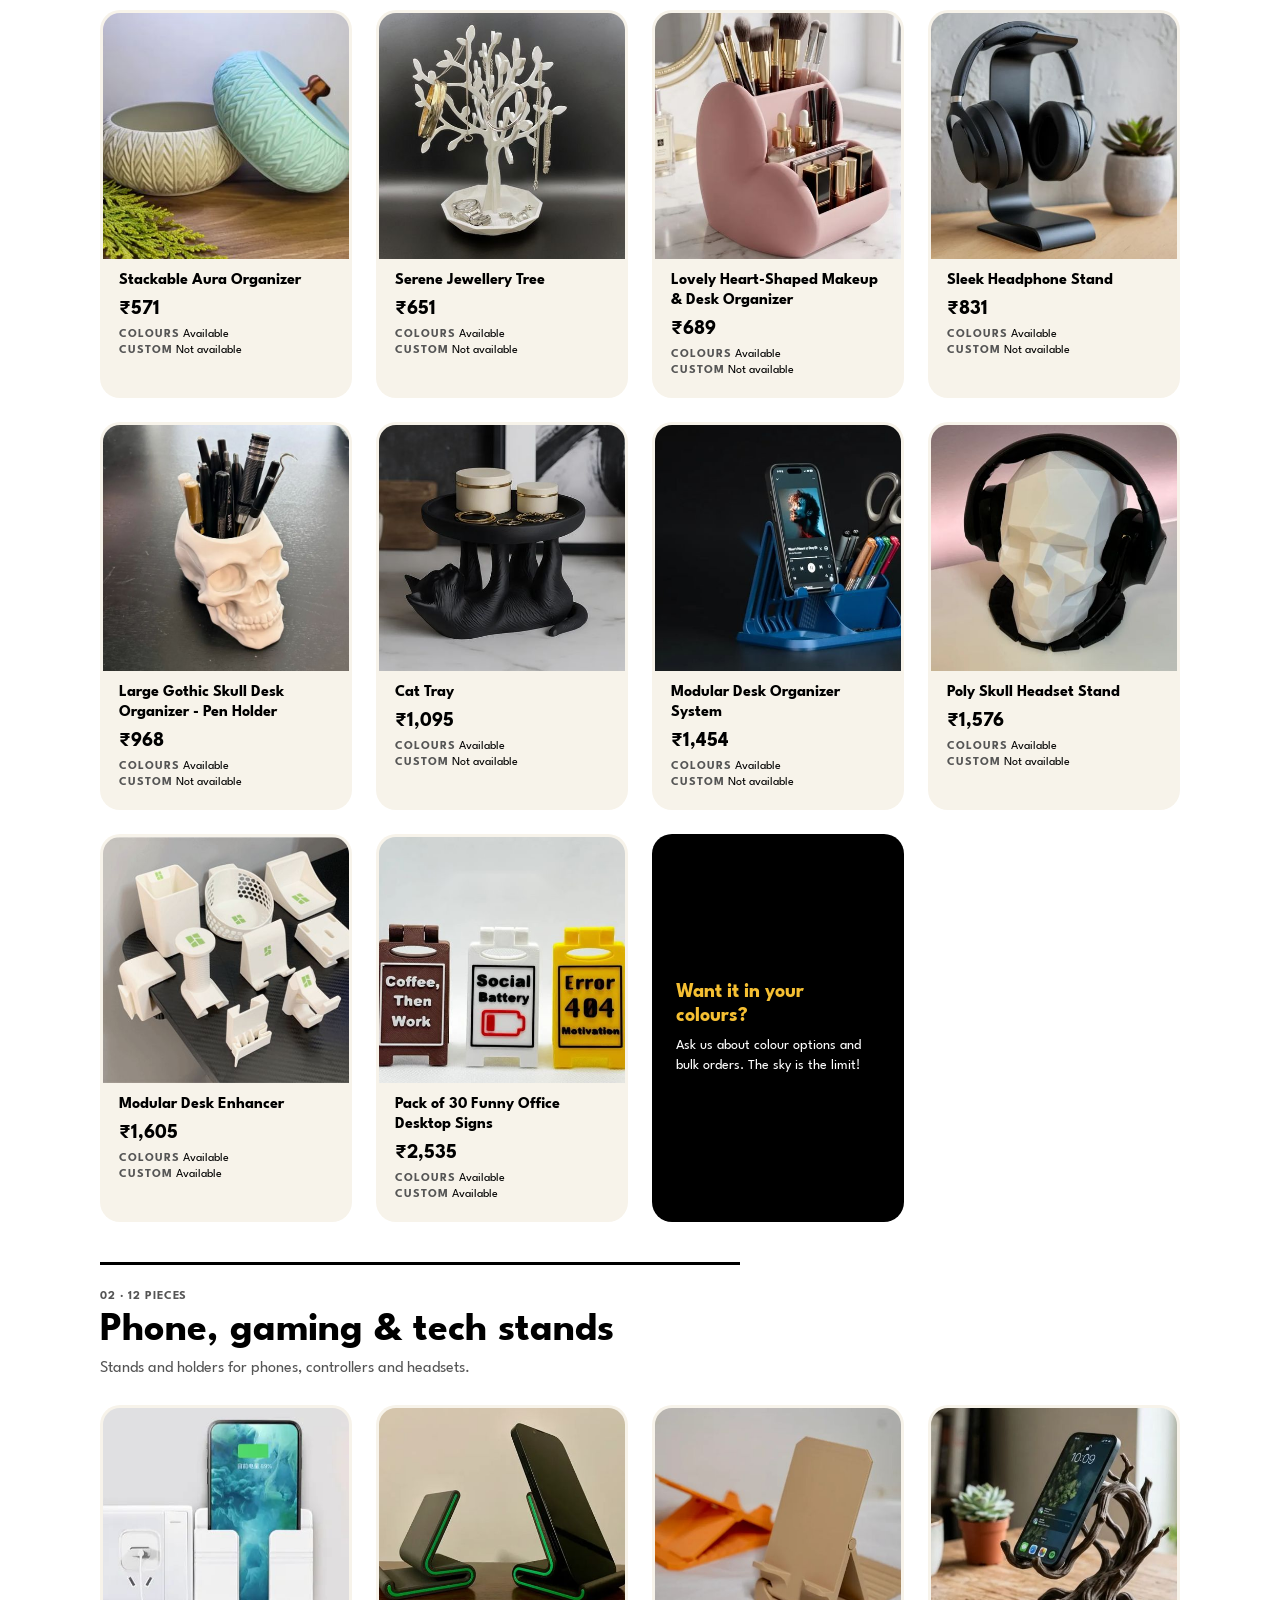
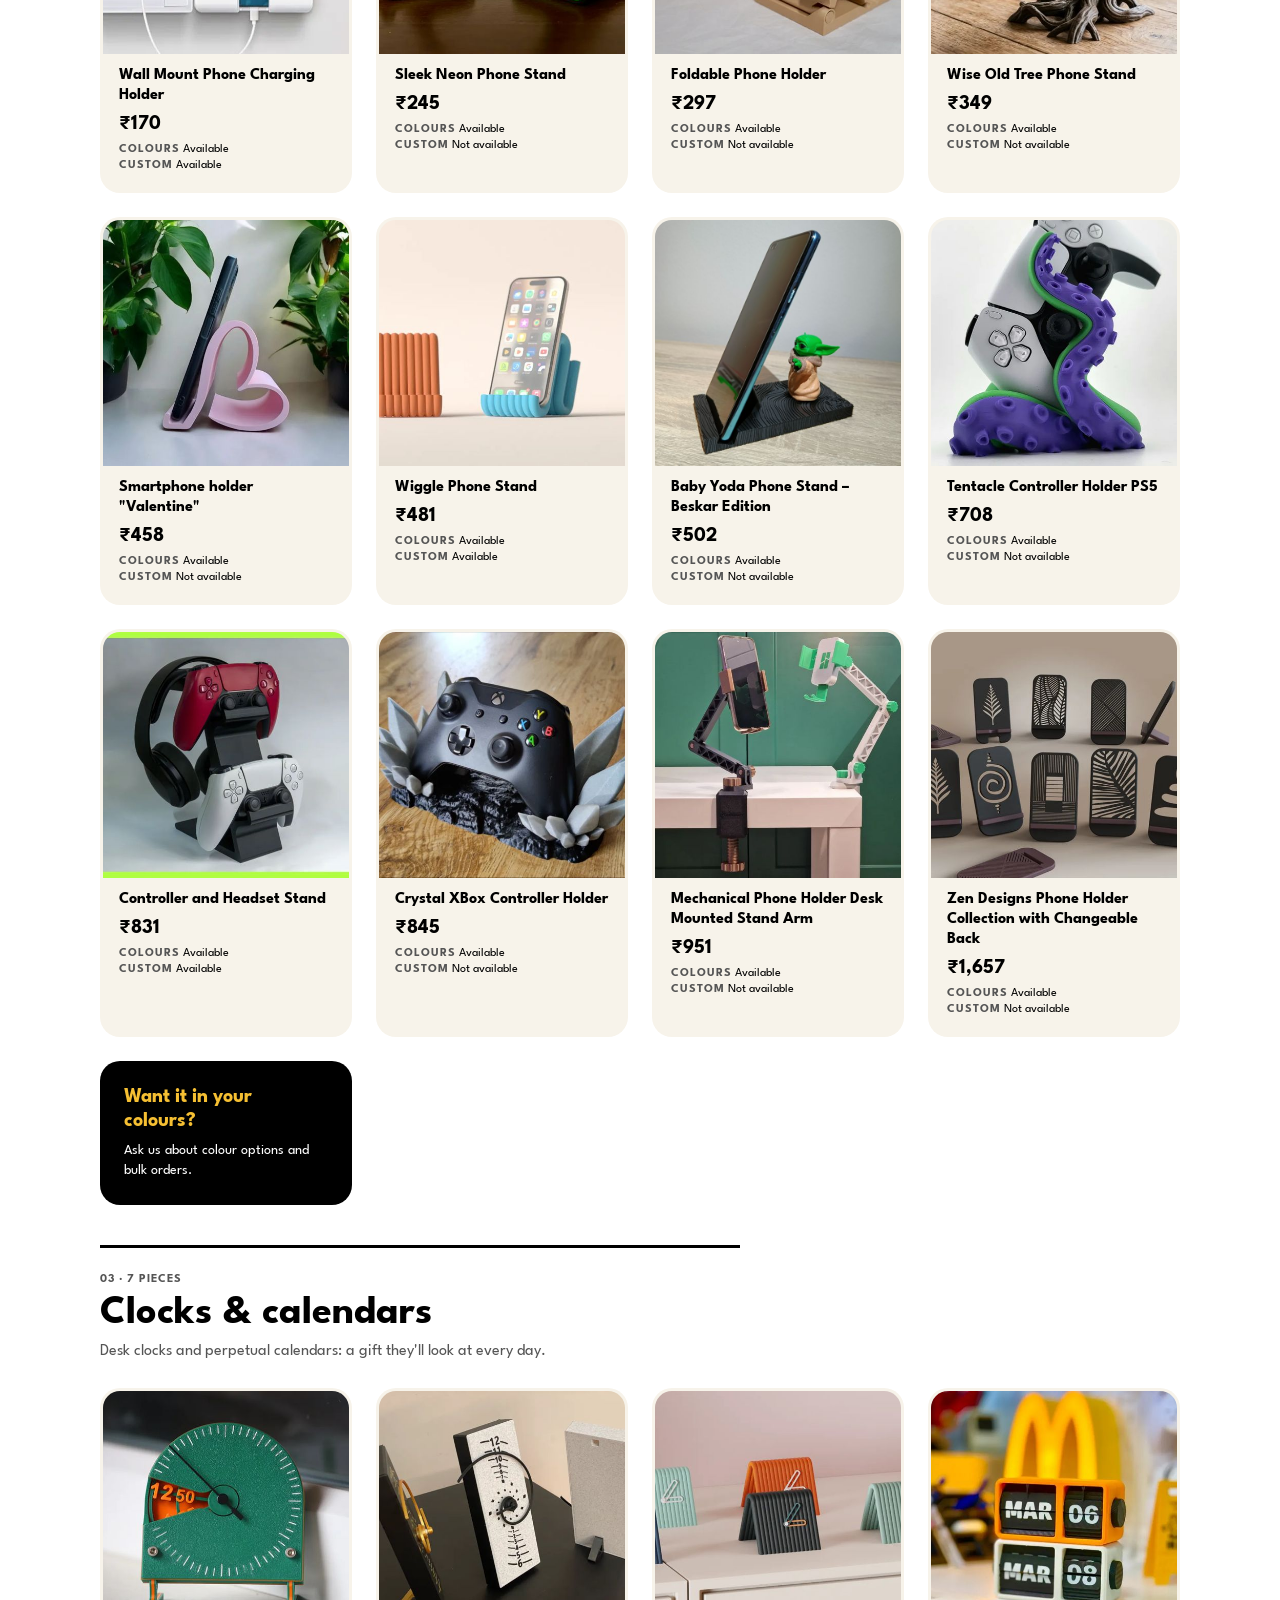
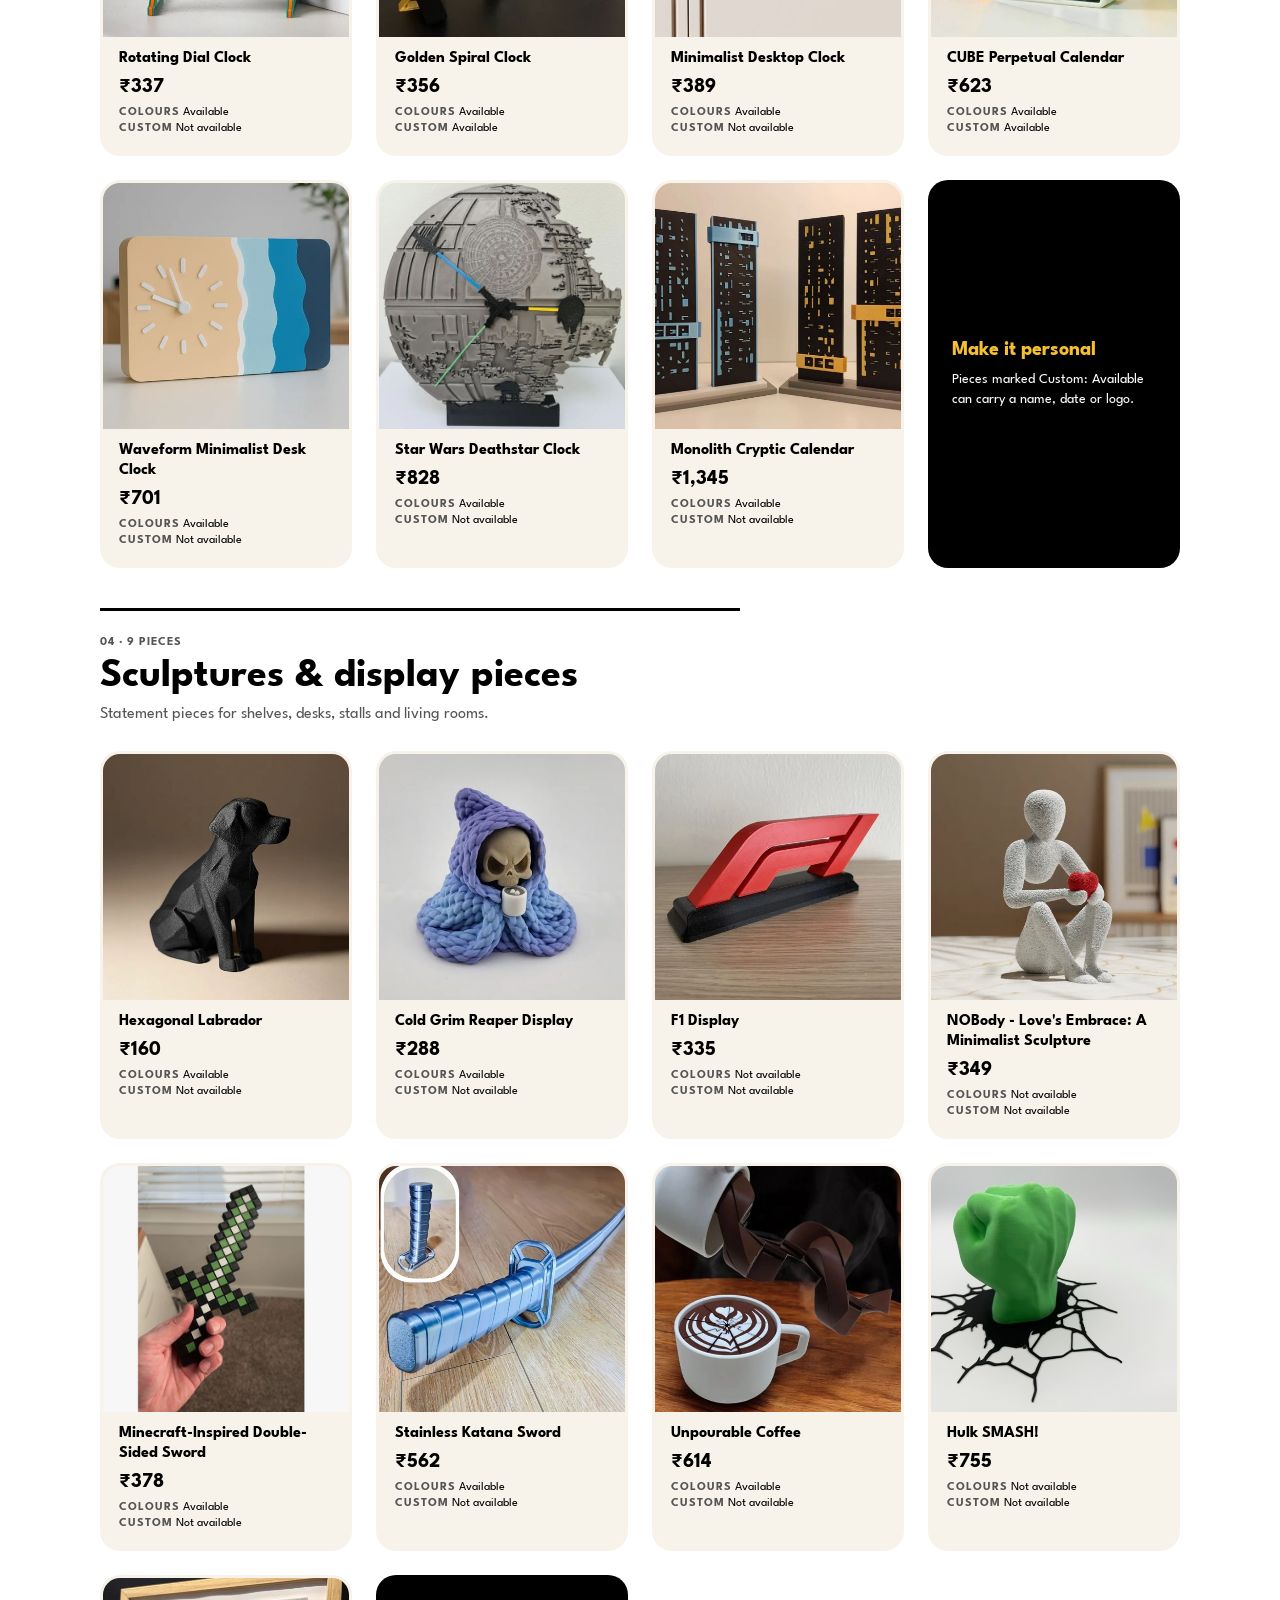
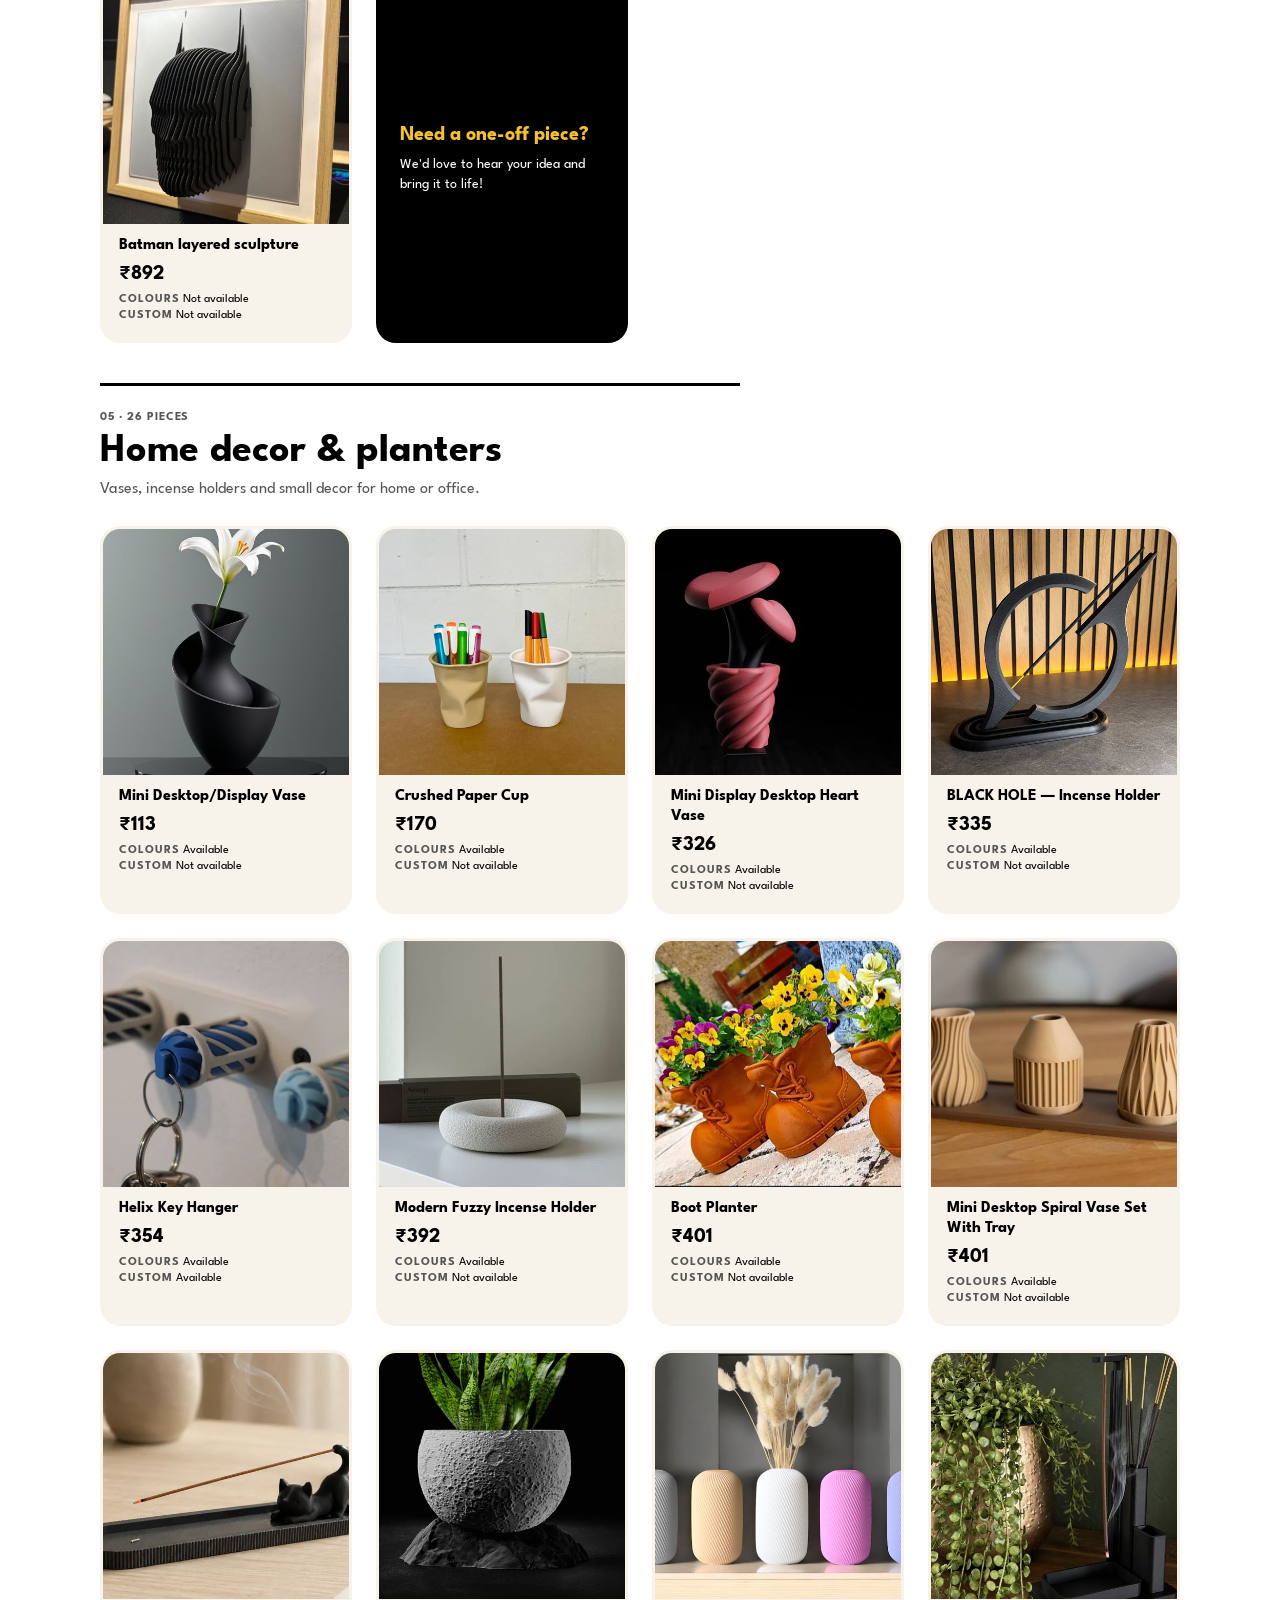
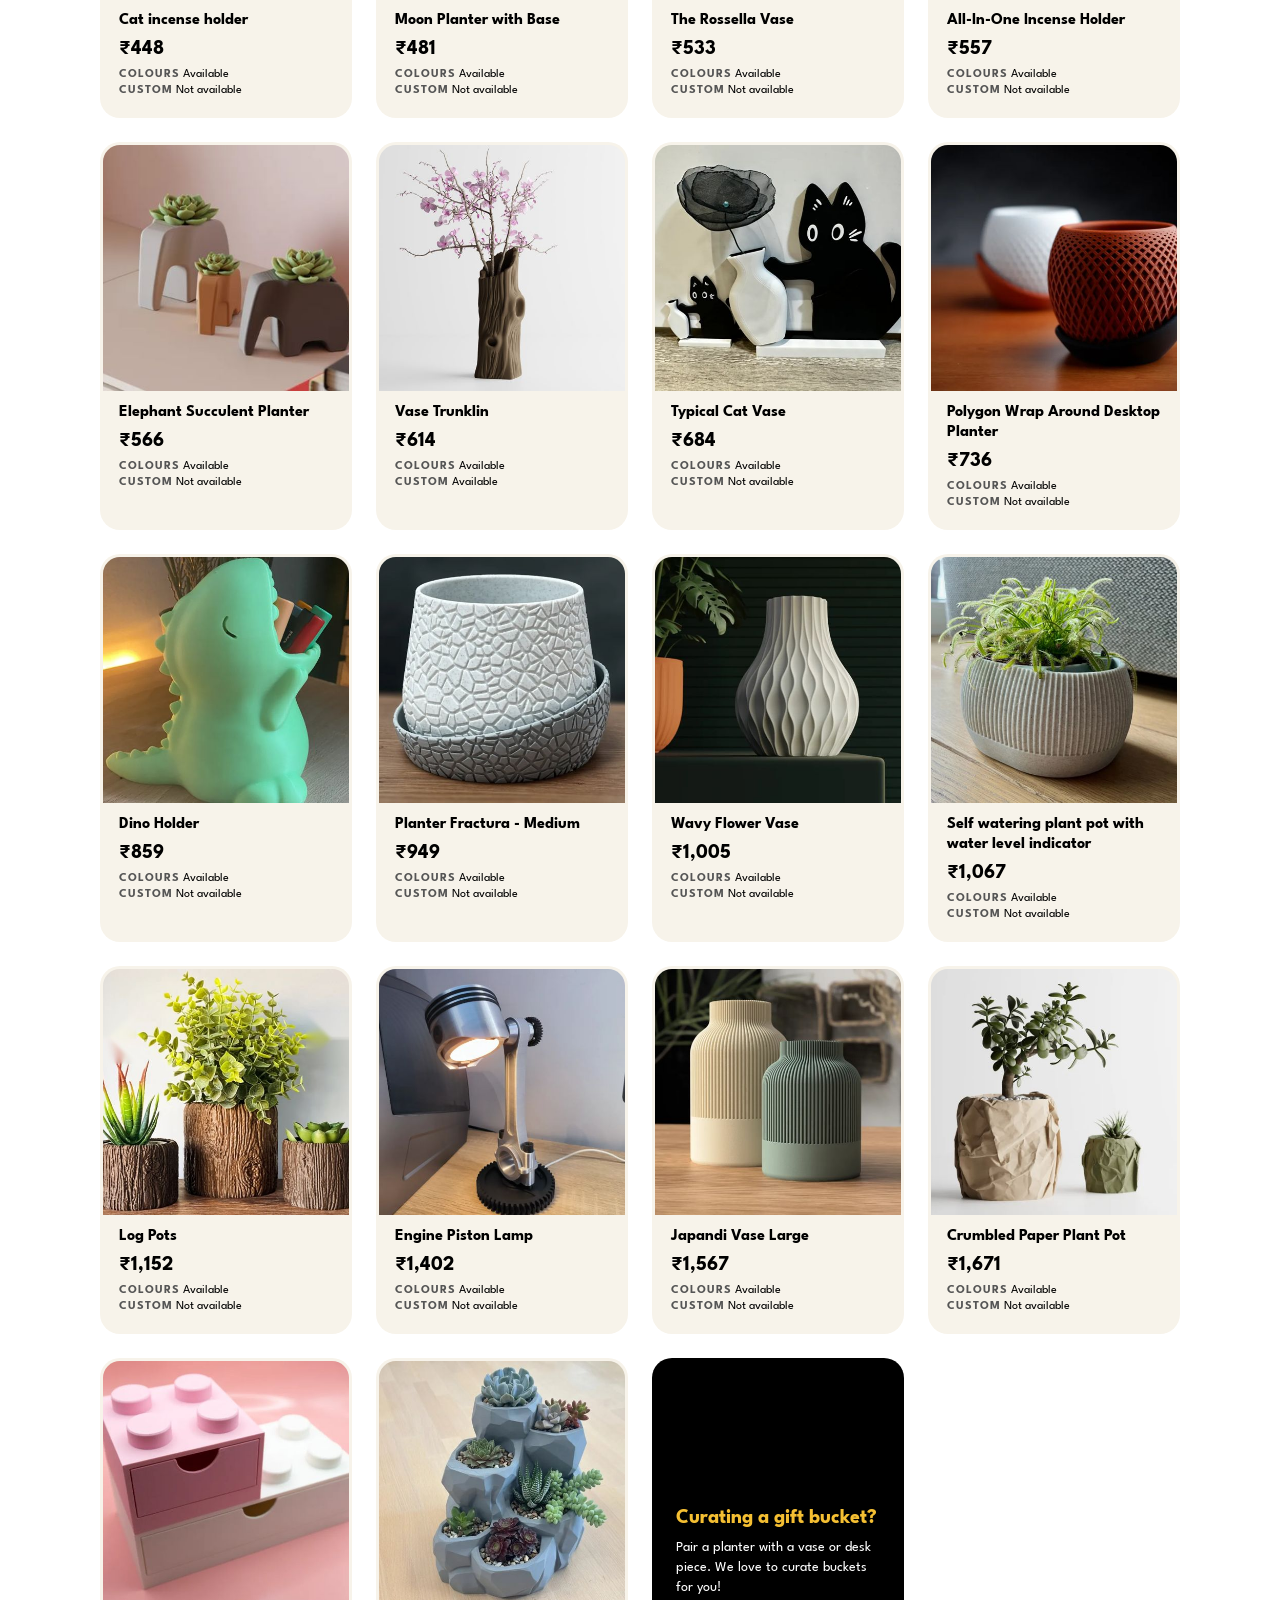
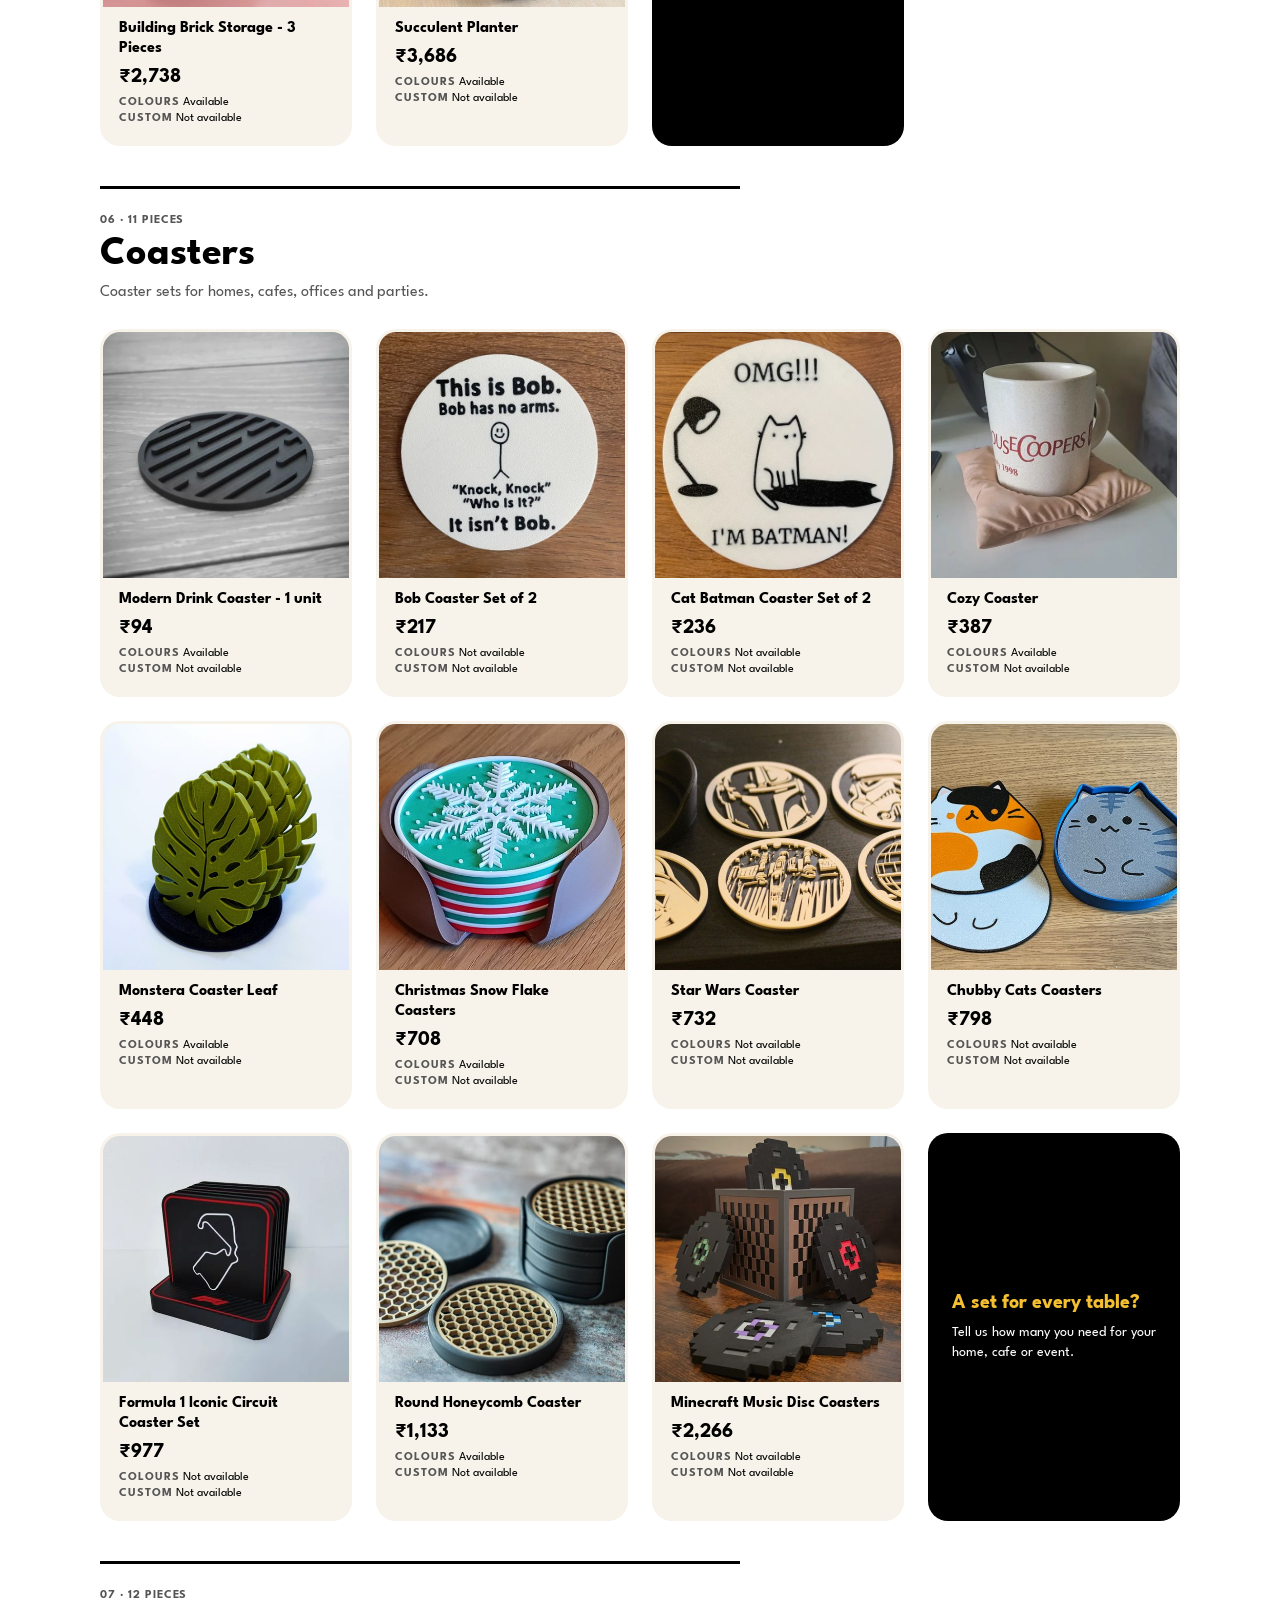
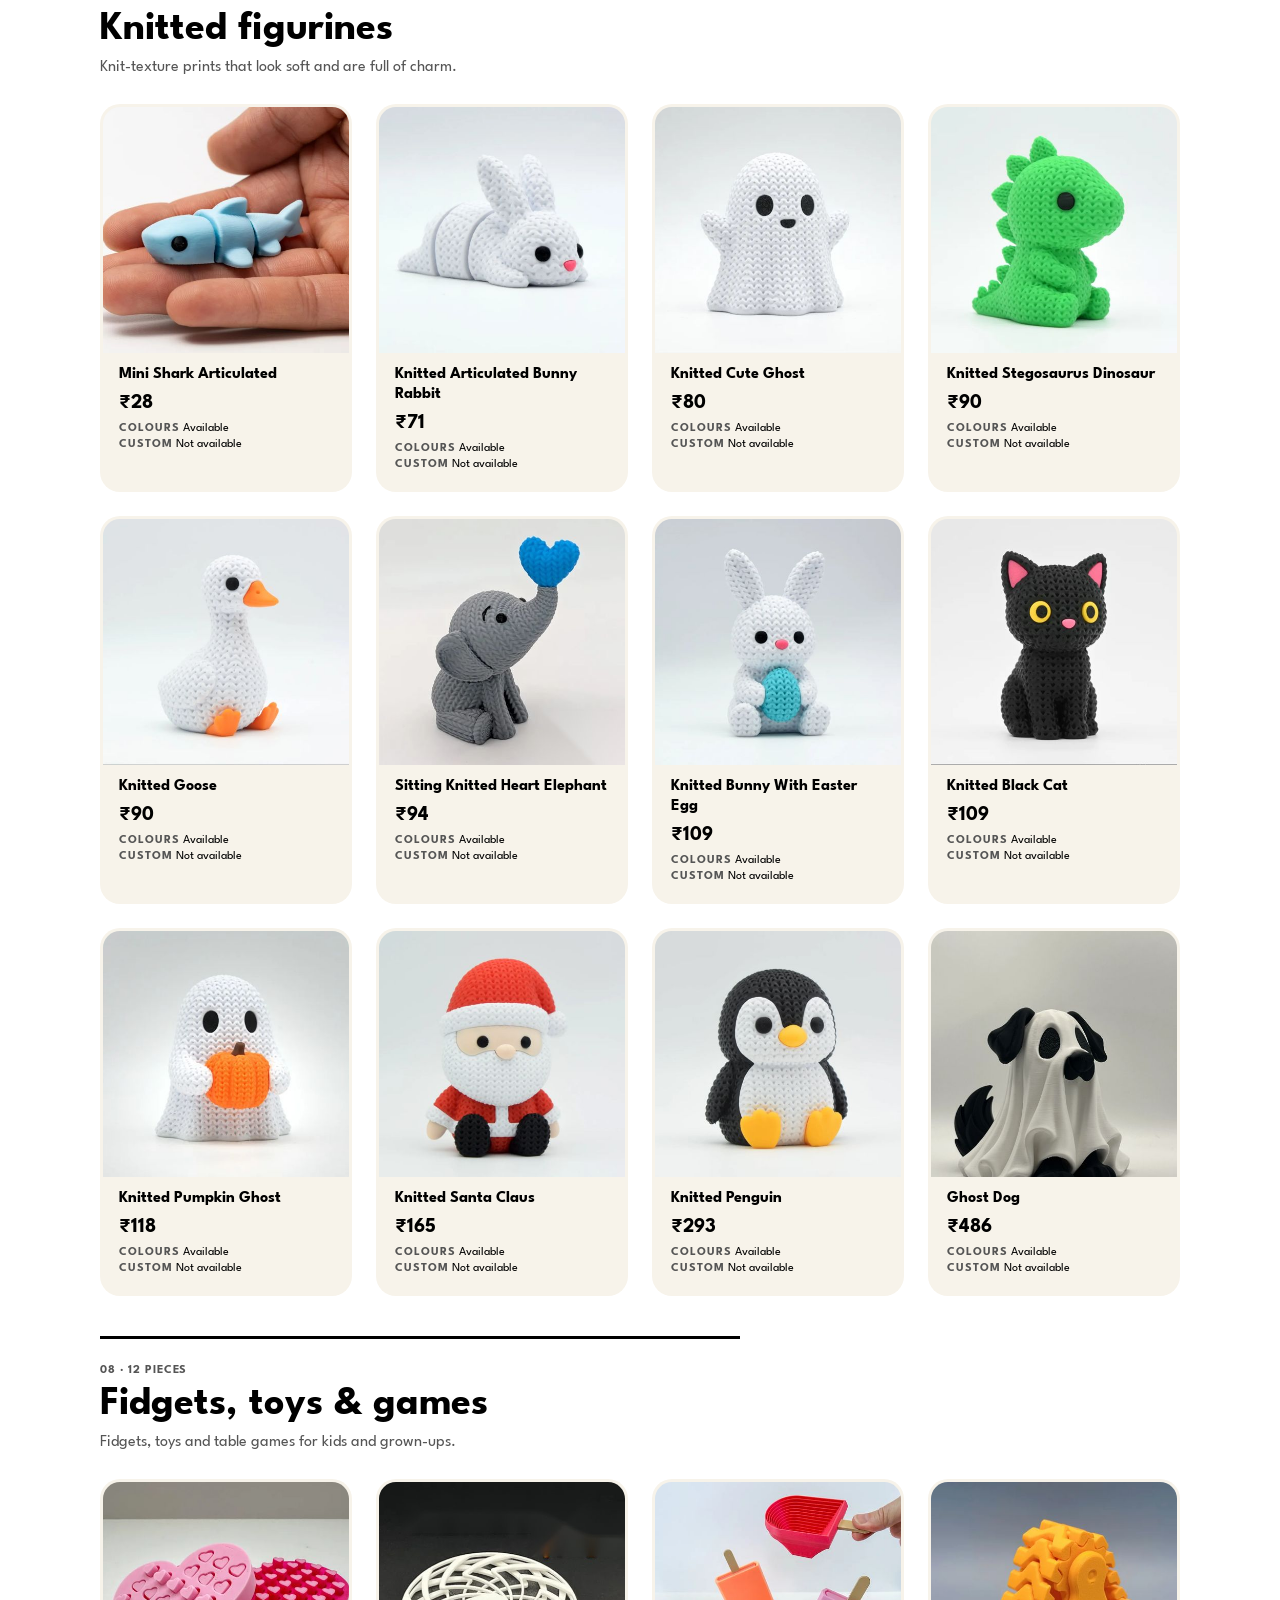
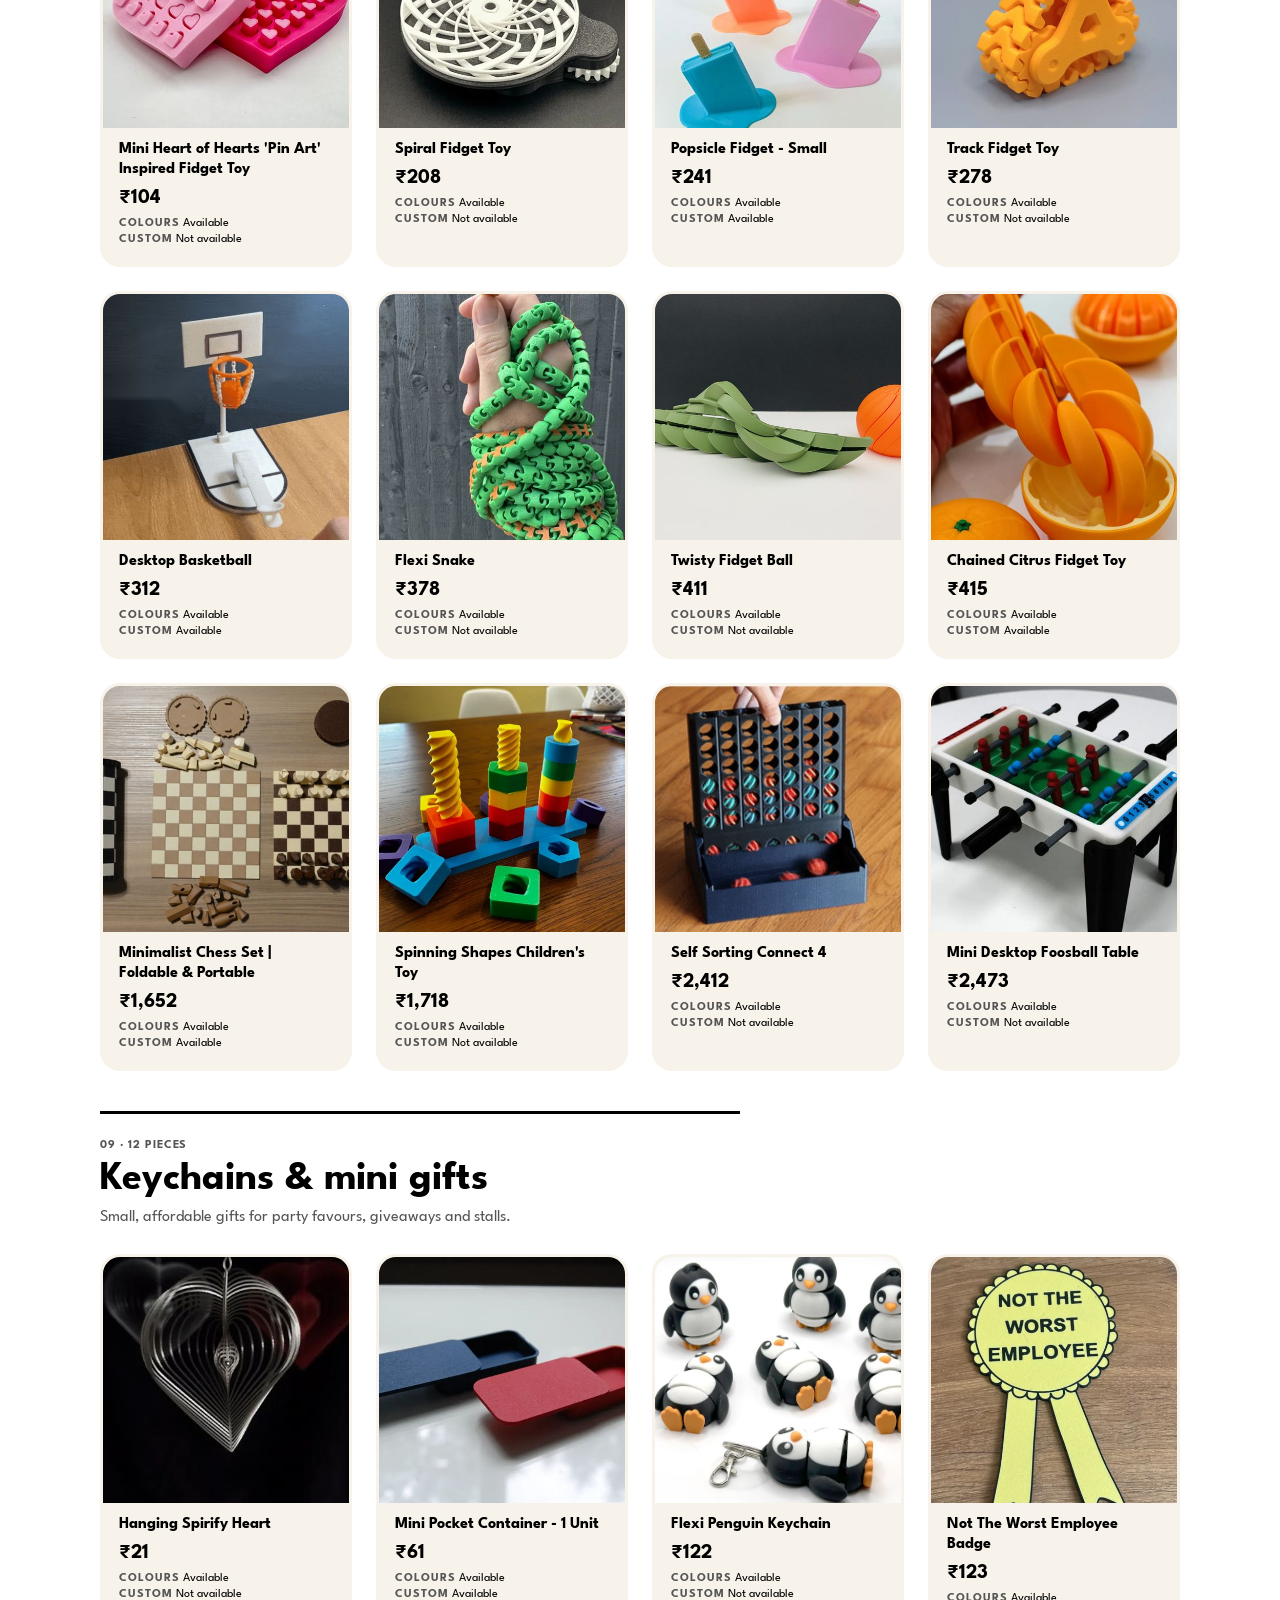
<file: gallery.html>
<!doctype html>
<html lang="en-IN">
<head>
<meta charset="utf-8">
<meta name="viewport" content="width=device-width, initial-scale=1">
<title>Gallery | Craftistry</title>
<meta name="description" content="All 135 pieces from the Craftistry Product Catalogue 2026: desk organisers, tech stands, clocks, sculptures, home decor, coasters, knitted figurines, toys and mini gifts.">
<meta name="theme-color" content="#f6b900">
<meta property="og:title" content="Gallery | Craftistry">
<meta property="og:description" content="All 135 pieces from the Craftistry Product Catalogue 2026: desk organisers, tech stands, clocks, sculptures, home decor, coasters, knitted figurines, toys and mini gifts.">
<meta property="og:type" content="website">
<meta property="og:image" content="https://craftistry.in/assets/logo/profile-picture-yellow.png">
<link rel="icon" type="image/png" href="assets/logo/profile-picture-yellow.png">
<link rel="apple-touch-icon" href="assets/logo/profile-picture-yellow.png">
<link rel="preload" href="assets/fonts/LeagueSpartan-Bold.woff2" as="font" type="font/woff2" crossorigin>
<link rel="stylesheet" href="css/tokens.css">
<link rel="stylesheet" href="css/components.css">
<link rel="stylesheet" href="css/site.css">
<noscript><style>.nav-toggle{display:none}.site-nav{display:block;padding-bottom:16px}</style></noscript>
<script src="js/icons.js" defer></script>
<script src="js/main.js" defer></script>
</head>
<body>
<a class="skip-link" href="#main">Skip to content</a>
<header class="site-header">
  <div class="container header-inner">
    <a class="brand" href="index.html"><img src="assets/logo/craftistry-logo-primary.svg" alt="Craftistry home" width="176" height="57"></a>
    <button class="nav-toggle" type="button" aria-expanded="false" aria-controls="site-nav" aria-label="Open menu"><span data-icon="menu" data-size="24"></span></button>
    <nav id="site-nav" class="site-nav" aria-label="Main">
      <ul class="nav-list">
        <li><a href="index.html">Home</a></li>
        <li><a href="services.html">Services</a></li>
        <li><a href="occasions.html">Occasions</a></li>
        <li><a href="gallery.html" aria-current="page">Gallery</a></li>
        <li><a href="contact.html">Contact</a></li>
      </ul>
      <div class="nav-cta"><a class="cr-btn cr-btn-primary" href="contact.html">Get a quote</a></div>
    </nav>
  </div>
</header>
<main id="main">
  <section class="page-hero">
    <div class="container">
      <div class="page-hero-inner">
        <div>
          <p class="cr-eyebrow">Gallery · Product catalogue 2026</p>
          <h1 class="display">Fresh off the print bed.</h1>
        </div>
        <div>
          <p class="lead">All 135 pieces from our 2026 catalogue. Prices are per piece and include 18% GST. No minimum order. Order just one!</p>
          
        </div>
      </div>
    </div>
    <div class="page-hero-band" aria-hidden="true"></div>
  </section>

  <section class="section" style="padding-top: var(--space-4)">
    <div class="container">
      <div class="filters" role="group" aria-label="Filter by category">
          <button class="filter-btn" type="button" data-filter="all" aria-pressed="true">All (135)</button>
          <button class="filter-btn" type="button" data-filter="desk" aria-pressed="false">Desk organisers &amp; office</button>
          <button class="filter-btn" type="button" data-filter="tech" aria-pressed="false">Phone, gaming &amp; tech stands</button>
          <button class="filter-btn" type="button" data-filter="clocks" aria-pressed="false">Clocks &amp; calendars</button>
          <button class="filter-btn" type="button" data-filter="sculptures" aria-pressed="false">Sculptures &amp; display pieces</button>
          <button class="filter-btn" type="button" data-filter="decor" aria-pressed="false">Home decor &amp; planters</button>
          <button class="filter-btn" type="button" data-filter="coasters" aria-pressed="false">Coasters</button>
          <button class="filter-btn" type="button" data-filter="knitted" aria-pressed="false">Knitted figurines</button>
          <button class="filter-btn" type="button" data-filter="toys" aria-pressed="false">Fidgets, toys &amp; games</button>
          <button class="filter-btn" type="button" data-filter="gifts" aria-pressed="false">Keychains &amp; mini gifts</button>
      </div>
      <p id="gallery-count" class="small muted" role="status">Showing 135 pieces</p>
      <div class="legend small">
        <p><span class="opt-label">Colours</span> Available: you can choose the print colours for this piece.</p>
        <p><span class="opt-label">Custom</span> Available: we can personalise this piece, such as a name or logo.</p>
      </div>
      <section class="cat-section" id="desk" data-cat="desk" aria-labelledby="desk-title">
        <div class="cat-head">
          <p class="cr-eyebrow muted">01 · 34 pieces</p>
          <h2 class="h1" id="desk-title">Desk organisers &amp; office</h2>
          <p class="muted">Pen pots, card holders and stands that tidy a desk and start conversations.</p>
        </div>
        <ul class="gallery-grid">
          <li>
            <figure class="shot">
              <button class="shot-btn" type="button" aria-label="View larger: Cute Crab Pen Holder">
                <img src="assets/gallery/cute-crab-pen-holder.jpg" alt="Cute Crab Pen Holder, 3D printed by Craftistry" width="640" height="640" loading="lazy" decoding="async">
                <figcaption class="shot-caption">
                  <span class="shot-name">Cute Crab Pen Holder</span>
                  <span class="shot-price">₹85</span>
                  <span class="shot-opts"><span class="opt-label">Colours</span> Available<br><span class="opt-label">Custom</span> Not available</span>
                </figcaption>
              </button>
            </figure>
          </li>
          <li>
            <figure class="shot">
              <button class="shot-btn" type="button" aria-label="View larger: Face Silhouette Glasses Holder">
                <img src="assets/gallery/face-silhouette-glasses-holder.jpg" alt="Face Silhouette Glasses Holder, 3D printed by Craftistry" width="640" height="640" loading="lazy" decoding="async">
                <figcaption class="shot-caption">
                  <span class="shot-name">Face Silhouette Glasses Holder</span>
                  <span class="shot-price">₹109</span>
                  <span class="shot-opts"><span class="opt-label">Colours</span> Available<br><span class="opt-label">Custom</span> Not available</span>
                </figcaption>
              </button>
            </figure>
          </li>
          <li>
            <figure class="shot">
              <button class="shot-btn" type="button" aria-label="View larger: Minimalistic Deskdown Headphone Holder">
                <img src="assets/gallery/minimalistic-deskdown-headphone-holder.jpg" alt="Minimalistic Deskdown Headphone Holder, 3D printed by Craftistry" width="640" height="640" loading="lazy" decoding="async">
                <figcaption class="shot-caption">
                  <span class="shot-name">Minimalistic Deskdown Headphone Holder</span>
                  <span class="shot-price">₹146</span>
                  <span class="shot-opts"><span class="opt-label">Colours</span> Available<br><span class="opt-label">Custom</span> Not available</span>
                </figcaption>
              </button>
            </figure>
          </li>
          <li>
            <figure class="shot">
              <button class="shot-btn" type="button" aria-label="View larger: Desk Side Cable Clamp">
                <img src="assets/gallery/desk-side-cable-clamp.jpg" alt="Desk Side Cable Clamp, 3D printed by Craftistry" width="640" height="640" loading="lazy" decoding="async">
                <figcaption class="shot-caption">
                  <span class="shot-name">Desk Side Cable Clamp</span>
                  <span class="shot-price">₹151</span>
                  <span class="shot-opts"><span class="opt-label">Colours</span> Available<br><span class="opt-label">Custom</span> Not available</span>
                </figcaption>
              </button>
            </figure>
          </li>
          <li>
            <figure class="shot">
              <button class="shot-btn" type="button" aria-label="View larger: Big Nose Glasses Stand">
                <img src="assets/gallery/big-nose-glasses-stand.jpg" alt="Big Nose Glasses Stand, 3D printed by Craftistry" width="640" height="640" loading="lazy" decoding="async">
                <figcaption class="shot-caption">
                  <span class="shot-name">Big Nose Glasses Stand</span>
                  <span class="shot-price">₹156</span>
                  <span class="shot-opts"><span class="opt-label">Colours</span> Available<br><span class="opt-label">Custom</span> Not available</span>
                </figcaption>
              </button>
            </figure>
          </li>
          <li>
            <figure class="shot">
              <button class="shot-btn" type="button" aria-label="View larger: Basic Business Card Holder">
                <img src="assets/gallery/basic-business-card-holder.jpg" alt="Basic Business Card Holder, 3D printed by Craftistry" width="640" height="640" loading="lazy" decoding="async">
                <figcaption class="shot-caption">
                  <span class="shot-name">Basic Business Card Holder</span>
                  <span class="shot-price">₹170</span>
                  <span class="shot-opts"><span class="opt-label">Colours</span> Available<br><span class="opt-label">Custom</span> Available</span>
                </figcaption>
              </button>
            </figure>
          </li>
          <li>
            <figure class="shot">
              <button class="shot-btn" type="button" aria-label="View larger: Slide Out Card Case">
                <img src="assets/gallery/slide-out-card-case.jpg" alt="Slide Out Card Case, 3D printed by Craftistry" width="640" height="640" loading="lazy" decoding="async">
                <figcaption class="shot-caption">
                  <span class="shot-name">Slide Out Card Case</span>
                  <span class="shot-price">₹175</span>
                  <span class="shot-opts"><span class="opt-label">Colours</span> Available<br><span class="opt-label">Custom</span> Not available</span>
                </figcaption>
              </button>
            </figure>
          </li>
          <li>
            <figure class="shot">
              <button class="shot-btn" type="button" aria-label="View larger: Pikachu Glasses Holder">
                <img src="assets/gallery/pikachu-glasses-holder.jpg" alt="Pikachu Glasses Holder, 3D printed by Craftistry" width="640" height="640" loading="lazy" decoding="async">
                <figcaption class="shot-caption">
                  <span class="shot-name">Pikachu Glasses Holder</span>
                  <span class="shot-price">₹189</span>
                  <span class="shot-opts"><span class="opt-label">Colours</span> Not available<br><span class="opt-label">Custom</span> Not available</span>
                </figcaption>
              </button>
            </figure>
          </li>
          <li>
            <figure class="shot">
              <button class="shot-btn" type="button" aria-label="View larger: Ergonomic Cable Winder">
                <img src="assets/gallery/ergonomic-cable-winder.jpg" alt="Ergonomic Cable Winder, 3D printed by Craftistry" width="640" height="640" loading="lazy" decoding="async">
                <figcaption class="shot-caption">
                  <span class="shot-name">Ergonomic Cable Winder</span>
                  <span class="shot-price">₹189</span>
                  <span class="shot-opts"><span class="opt-label">Colours</span> Available<br><span class="opt-label">Custom</span> Available</span>
                </figcaption>
              </button>
            </figure>
          </li>
          <li>
            <figure class="shot">
              <button class="shot-btn" type="button" aria-label="View larger: Chain Pen Holder">
                <img src="assets/gallery/chain-pen-holder.jpg" alt="Chain Pen Holder, 3D printed by Craftistry" width="640" height="640" loading="lazy" decoding="async">
                <figcaption class="shot-caption">
                  <span class="shot-name">Chain Pen Holder</span>
                  <span class="shot-price">₹194</span>
                  <span class="shot-opts"><span class="opt-label">Colours</span> Available<br><span class="opt-label">Custom</span> Not available</span>
                </figcaption>
              </button>
            </figure>
          </li>
          <li>
            <figure class="shot">
              <button class="shot-btn" type="button" aria-label="View larger: Minimalist Headphone Holder">
                <img src="assets/gallery/minimalist-headphone-holder.jpg" alt="Minimalist Headphone Holder, 3D printed by Craftistry" width="640" height="640" loading="lazy" decoding="async">
                <figcaption class="shot-caption">
                  <span class="shot-name">Minimalist Headphone Holder</span>
                  <span class="shot-price">₹212</span>
                  <span class="shot-opts"><span class="opt-label">Colours</span> Available<br><span class="opt-label">Custom</span> Not available</span>
                </figcaption>
              </button>
            </figure>
          </li>
          <li>
            <figure class="shot">
              <button class="shot-btn" type="button" aria-label="View larger: Crab Holder - Desk Buddy">
                <img src="assets/gallery/crab-holder-desk-buddy.jpg" alt="Crab Holder - Desk Buddy, 3D printed by Craftistry" width="640" height="640" loading="lazy" decoding="async">
                <figcaption class="shot-caption">
                  <span class="shot-name">Crab Holder - Desk Buddy</span>
                  <span class="shot-price">₹245</span>
                  <span class="shot-opts"><span class="opt-label">Colours</span> Available<br><span class="opt-label">Custom</span> Not available</span>
                </figcaption>
              </button>
            </figure>
          </li>
          <li>
            <figure class="shot">
              <button class="shot-btn" type="button" aria-label="View larger: Cat Glasses Tray">
                <img src="assets/gallery/cat-glasses-tray.jpg" alt="Cat Glasses Tray, 3D printed by Craftistry" width="640" height="640" loading="lazy" decoding="async">
                <figcaption class="shot-caption">
                  <span class="shot-name">Cat Glasses Tray</span>
                  <span class="shot-price">₹297</span>
                  <span class="shot-opts"><span class="opt-label">Colours</span> Available<br><span class="opt-label">Custom</span> Not available</span>
                </figcaption>
              </button>
            </figure>
          </li>
          <li>
            <figure class="shot">
              <button class="shot-btn" type="button" aria-label="View larger: Minimalist Underdesk Drawer">
                <img src="assets/gallery/minimalist-underdesk-drawer.jpg" alt="Minimalist Underdesk Drawer, 3D printed by Craftistry" width="640" height="640" loading="lazy" decoding="async">
                <figcaption class="shot-caption">
                  <span class="shot-name">Minimalist Underdesk Drawer</span>
                  <span class="shot-price">₹316</span>
                  <span class="shot-opts"><span class="opt-label">Colours</span> Available<br><span class="opt-label">Custom</span> Available</span>
                </figcaption>
              </button>
            </figure>
          </li>
          <li>
            <figure class="shot">
              <button class="shot-btn" type="button" aria-label="View larger: Paper Bag Pen Holder">
                <img src="assets/gallery/paper-bag-pen-holder.jpg" alt="Paper Bag Pen Holder, 3D printed by Craftistry" width="640" height="640" loading="lazy" decoding="async">
                <figcaption class="shot-caption">
                  <span class="shot-name">Paper Bag Pen Holder</span>
                  <span class="shot-price">₹359</span>
                  <span class="shot-opts"><span class="opt-label">Colours</span> Available<br><span class="opt-label">Custom</span> Not available</span>
                </figcaption>
              </button>
            </figure>
          </li>
          <li>
            <figure class="shot">
              <button class="shot-btn" type="button" aria-label="View larger: Hexa Business Card Holder">
                <img src="assets/gallery/hexa-business-card-holder.jpg" alt="Hexa Business Card Holder, 3D printed by Craftistry" width="640" height="640" loading="lazy" decoding="async">
                <figcaption class="shot-caption">
                  <span class="shot-name">Hexa Business Card Holder</span>
                  <span class="shot-price">₹363</span>
                  <span class="shot-opts"><span class="opt-label">Colours</span> Available<br><span class="opt-label">Custom</span> Available</span>
                </figcaption>
              </button>
            </figure>
          </li>
          <li>
            <figure class="shot">
              <button class="shot-btn" type="button" aria-label="View larger: Knight of the Quill Pen Holder">
                <img src="assets/gallery/knight-of-the-quill-pen-holder.jpg" alt="Knight of the Quill Pen Holder, 3D printed by Craftistry" width="640" height="640" loading="lazy" decoding="async">
                <figcaption class="shot-caption">
                  <span class="shot-name">Knight of the Quill Pen Holder</span>
                  <span class="shot-price">₹363</span>
                  <span class="shot-opts"><span class="opt-label">Colours</span> Available<br><span class="opt-label">Custom</span> Not available</span>
                </figcaption>
              </button>
            </figure>
          </li>
          <li>
            <figure class="shot">
              <button class="shot-btn" type="button" aria-label="View larger: Coquette Bow Catchall Dish">
                <img src="assets/gallery/coquette-bow-catchall-dish.jpg" alt="Coquette Bow Catchall Dish, 3D printed by Craftistry" width="640" height="640" loading="lazy" decoding="async">
                <figcaption class="shot-caption">
                  <span class="shot-name">Coquette Bow Catchall Dish</span>
                  <span class="shot-price">₹411</span>
                  <span class="shot-opts"><span class="opt-label">Colours</span> Available<br><span class="opt-label">Custom</span> Not available</span>
                </figcaption>
              </button>
            </figure>
          </li>
          <li>
            <figure class="shot">
              <button class="shot-btn" type="button" aria-label="View larger: Desk cable management holder / cable organizer">
                <img src="assets/gallery/desk-cable-management-holder-cable-organizer.jpg" alt="Desk cable management holder / cable organizer, 3D printed by Craftistry" width="640" height="640" loading="lazy" decoding="async">
                <figcaption class="shot-caption">
                  <span class="shot-name">Desk cable management holder / cable organizer</span>
                  <span class="shot-price">₹439</span>
                  <span class="shot-opts"><span class="opt-label">Colours</span> Available<br><span class="opt-label">Custom</span> Not available</span>
                </figcaption>
              </button>
            </figure>
          </li>
          <li>
            <figure class="shot">
              <button class="shot-btn" type="button" aria-label="View larger: Sweet Silk Pouch Organizer">
                <img src="assets/gallery/sweet-silk-pouch-organizer.jpg" alt="Sweet Silk Pouch Organizer, 3D printed by Craftistry" width="640" height="640" loading="lazy" decoding="async">
                <figcaption class="shot-caption">
                  <span class="shot-name">Sweet Silk Pouch Organizer</span>
                  <span class="shot-price">₹439</span>
                  <span class="shot-opts"><span class="opt-label">Colours</span> Available<br><span class="opt-label">Custom</span> Not available</span>
                </figcaption>
              </button>
            </figure>
          </li>
          <li>
            <figure class="shot">
              <button class="shot-btn" type="button" aria-label="View larger: Hoodie Pen Pot">
                <img src="assets/gallery/hoodie-pen-pot.jpg" alt="Hoodie Pen Pot, 3D printed by Craftistry" width="640" height="640" loading="lazy" decoding="async">
                <figcaption class="shot-caption">
                  <span class="shot-name">Hoodie Pen Pot</span>
                  <span class="shot-price">₹448</span>
                  <span class="shot-opts"><span class="opt-label">Colours</span> Available<br><span class="opt-label">Custom</span> Not available</span>
                </figcaption>
              </button>
            </figure>
          </li>
          <li>
            <figure class="shot">
              <button class="shot-btn" type="button" aria-label="View larger: Antelope Jewellery Organizer">
                <img src="assets/gallery/antelope-jewellery-organizer.jpg" alt="Antelope Jewellery Organizer, 3D printed by Craftistry" width="640" height="640" loading="lazy" decoding="async">
                <figcaption class="shot-caption">
                  <span class="shot-name">Antelope Jewellery Organizer</span>
                  <span class="shot-price">₹463</span>
                  <span class="shot-opts"><span class="opt-label">Colours</span> Available<br><span class="opt-label">Custom</span> Not available</span>
                </figcaption>
              </button>
            </figure>
          </li>
          <li>
            <figure class="shot">
              <button class="shot-btn" type="button" aria-label="View larger: Minimalist Adjustable Laptop Stand">
                <img src="assets/gallery/minimalist-adjustable-laptop-stand.jpg" alt="Minimalist Adjustable Laptop Stand, 3D printed by Craftistry" width="640" height="640" loading="lazy" decoding="async">
                <figcaption class="shot-caption">
                  <span class="shot-name">Minimalist Adjustable Laptop Stand</span>
                  <span class="shot-price">₹533</span>
                  <span class="shot-opts"><span class="opt-label">Colours</span> Available<br><span class="opt-label">Custom</span> Not available</span>
                </figcaption>
              </button>
            </figure>
          </li>
          <li>
            <figure class="shot">
              <button class="shot-btn" type="button" aria-label="View larger: Under Monitor Pen / Sticky Note Holder">
                <img src="assets/gallery/under-monitor-pen-sticky-note-holder.jpg" alt="Under Monitor Pen / Sticky Note Holder, 3D printed by Craftistry" width="640" height="640" loading="lazy" decoding="async">
                <figcaption class="shot-caption">
                  <span class="shot-name">Under Monitor Pen / Sticky Note Holder</span>
                  <span class="shot-price">₹538</span>
                  <span class="shot-opts"><span class="opt-label">Colours</span> Available<br><span class="opt-label">Custom</span> Not available</span>
                </figcaption>
              </button>
            </figure>
          </li>
          <li>
            <figure class="shot">
              <button class="shot-btn" type="button" aria-label="View larger: Stackable Aura Organizer">
                <img src="assets/gallery/stackable-aura-organizer.jpg" alt="Stackable Aura Organizer, 3D printed by Craftistry" width="640" height="640" loading="lazy" decoding="async">
                <figcaption class="shot-caption">
                  <span class="shot-name">Stackable Aura Organizer</span>
                  <span class="shot-price">₹571</span>
                  <span class="shot-opts"><span class="opt-label">Colours</span> Available<br><span class="opt-label">Custom</span> Not available</span>
                </figcaption>
              </button>
            </figure>
          </li>
          <li>
            <figure class="shot">
              <button class="shot-btn" type="button" aria-label="View larger: Serene Jewellery Tree">
                <img src="assets/gallery/serene-jewellery-tree.jpg" alt="Serene Jewellery Tree, 3D printed by Craftistry" width="640" height="640" loading="lazy" decoding="async">
                <figcaption class="shot-caption">
                  <span class="shot-name">Serene Jewellery Tree</span>
                  <span class="shot-price">₹651</span>
                  <span class="shot-opts"><span class="opt-label">Colours</span> Available<br><span class="opt-label">Custom</span> Not available</span>
                </figcaption>
              </button>
            </figure>
          </li>
          <li>
            <figure class="shot">
              <button class="shot-btn" type="button" aria-label="View larger: Lovely Heart-Shaped Makeup &amp; Desk Organizer">
                <img src="assets/gallery/lovely-heart-shaped-makeup-and-desk-organizer.jpg" alt="Lovely Heart-Shaped Makeup &amp; Desk Organizer, 3D printed by Craftistry" width="640" height="640" loading="lazy" decoding="async">
                <figcaption class="shot-caption">
                  <span class="shot-name">Lovely Heart-Shaped Makeup &amp; Desk Organizer</span>
                  <span class="shot-price">₹689</span>
                  <span class="shot-opts"><span class="opt-label">Colours</span> Available<br><span class="opt-label">Custom</span> Not available</span>
                </figcaption>
              </button>
            </figure>
          </li>
          <li>
            <figure class="shot">
              <button class="shot-btn" type="button" aria-label="View larger: Sleek Headphone Stand">
                <img src="assets/gallery/sleek-headphone-stand.jpg" alt="Sleek Headphone Stand, 3D printed by Craftistry" width="640" height="640" loading="lazy" decoding="async">
                <figcaption class="shot-caption">
                  <span class="shot-name">Sleek Headphone Stand</span>
                  <span class="shot-price">₹831</span>
                  <span class="shot-opts"><span class="opt-label">Colours</span> Available<br><span class="opt-label">Custom</span> Not available</span>
                </figcaption>
              </button>
            </figure>
          </li>
          <li>
            <figure class="shot">
              <button class="shot-btn" type="button" aria-label="View larger: Large Gothic Skull Desk Organizer - Pen Holder">
                <img src="assets/gallery/large-gothic-skull-desk-organizer-pen-holder.jpg" alt="Large Gothic Skull Desk Organizer - Pen Holder, 3D printed by Craftistry" width="640" height="640" loading="lazy" decoding="async">
                <figcaption class="shot-caption">
                  <span class="shot-name">Large Gothic Skull Desk Organizer - Pen Holder</span>
                  <span class="shot-price">₹968</span>
                  <span class="shot-opts"><span class="opt-label">Colours</span> Available<br><span class="opt-label">Custom</span> Not available</span>
                </figcaption>
              </button>
            </figure>
          </li>
          <li>
            <figure class="shot">
              <button class="shot-btn" type="button" aria-label="View larger: Cat Tray">
                <img src="assets/gallery/cat-tray.jpg" alt="Cat Tray, 3D printed by Craftistry" width="640" height="640" loading="lazy" decoding="async">
                <figcaption class="shot-caption">
                  <span class="shot-name">Cat Tray</span>
                  <span class="shot-price">₹1,095</span>
                  <span class="shot-opts"><span class="opt-label">Colours</span> Available<br><span class="opt-label">Custom</span> Not available</span>
                </figcaption>
              </button>
            </figure>
          </li>
          <li>
            <figure class="shot">
              <button class="shot-btn" type="button" aria-label="View larger: Modular Desk Organizer System">
                <img src="assets/gallery/modular-desk-organizer-system.jpg" alt="Modular Desk Organizer System, 3D printed by Craftistry" width="640" height="640" loading="lazy" decoding="async">
                <figcaption class="shot-caption">
                  <span class="shot-name">Modular Desk Organizer System</span>
                  <span class="shot-price">₹1,454</span>
                  <span class="shot-opts"><span class="opt-label">Colours</span> Available<br><span class="opt-label">Custom</span> Not available</span>
                </figcaption>
              </button>
            </figure>
          </li>
          <li>
            <figure class="shot">
              <button class="shot-btn" type="button" aria-label="View larger: Poly Skull Headset Stand">
                <img src="assets/gallery/poly-skull-headset-stand.jpg" alt="Poly Skull Headset Stand, 3D printed by Craftistry" width="640" height="640" loading="lazy" decoding="async">
                <figcaption class="shot-caption">
                  <span class="shot-name">Poly Skull Headset Stand</span>
                  <span class="shot-price">₹1,576</span>
                  <span class="shot-opts"><span class="opt-label">Colours</span> Available<br><span class="opt-label">Custom</span> Not available</span>
                </figcaption>
              </button>
            </figure>
          </li>
          <li>
            <figure class="shot">
              <button class="shot-btn" type="button" aria-label="View larger: Modular Desk Enhancer">
                <img src="assets/gallery/modular-desk-enhancer.jpg" alt="Modular Desk Enhancer, 3D printed by Craftistry" width="640" height="640" loading="lazy" decoding="async">
                <figcaption class="shot-caption">
                  <span class="shot-name">Modular Desk Enhancer</span>
                  <span class="shot-price">₹1,605</span>
                  <span class="shot-opts"><span class="opt-label">Colours</span> Available<br><span class="opt-label">Custom</span> Available</span>
                </figcaption>
              </button>
            </figure>
          </li>
          <li>
            <figure class="shot">
              <button class="shot-btn" type="button" aria-label="View larger: Pack of 30 Funny Office Desktop Signs">
                <img src="assets/gallery/pack-of-30-funny-office-desktop-signs.jpg" alt="Pack of 30 Funny Office Desktop Signs, 3D printed by Craftistry" width="640" height="640" loading="lazy" decoding="async">
                <figcaption class="shot-caption">
                  <span class="shot-name">Pack of 30 Funny Office Desktop Signs</span>
                  <span class="shot-price">₹2,535</span>
                  <span class="shot-opts"><span class="opt-label">Colours</span> Available<br><span class="opt-label">Custom</span> Available</span>
                </figcaption>
              </button>
            </figure>
          </li>
          <li class="callout-card on-dark"><p class="callout-title">Want it in your colours?</p><p class="small">Ask us about colour options and bulk orders. The sky is the limit!</p></li>
        </ul>
      </section>
      <section class="cat-section" id="tech" data-cat="tech" aria-labelledby="tech-title">
        <div class="cat-head">
          <p class="cr-eyebrow muted">02 · 12 pieces</p>
          <h2 class="h1" id="tech-title">Phone, gaming &amp; tech stands</h2>
          <p class="muted">Stands and holders for phones, controllers and headsets.</p>
        </div>
        <ul class="gallery-grid">
          <li>
            <figure class="shot">
              <button class="shot-btn" type="button" aria-label="View larger: Wall Mount Phone Charging Holder">
                <img src="assets/gallery/wall-mount-phone-charging-holder.jpg" alt="Wall Mount Phone Charging Holder, 3D printed by Craftistry" width="640" height="640" loading="lazy" decoding="async">
                <figcaption class="shot-caption">
                  <span class="shot-name">Wall Mount Phone Charging Holder</span>
                  <span class="shot-price">₹170</span>
                  <span class="shot-opts"><span class="opt-label">Colours</span> Available<br><span class="opt-label">Custom</span> Available</span>
                </figcaption>
              </button>
            </figure>
          </li>
          <li>
            <figure class="shot">
              <button class="shot-btn" type="button" aria-label="View larger: Sleek Neon Phone Stand">
                <img src="assets/gallery/sleek-neon-phone-stand.jpg" alt="Sleek Neon Phone Stand, 3D printed by Craftistry" width="640" height="640" loading="lazy" decoding="async">
                <figcaption class="shot-caption">
                  <span class="shot-name">Sleek Neon Phone Stand</span>
                  <span class="shot-price">₹245</span>
                  <span class="shot-opts"><span class="opt-label">Colours</span> Available<br><span class="opt-label">Custom</span> Not available</span>
                </figcaption>
              </button>
            </figure>
          </li>
          <li>
            <figure class="shot">
              <button class="shot-btn" type="button" aria-label="View larger: Foldable Phone Holder">
                <img src="assets/gallery/foldable-phone-holder.jpg" alt="Foldable Phone Holder, 3D printed by Craftistry" width="640" height="640" loading="lazy" decoding="async">
                <figcaption class="shot-caption">
                  <span class="shot-name">Foldable Phone Holder</span>
                  <span class="shot-price">₹297</span>
                  <span class="shot-opts"><span class="opt-label">Colours</span> Available<br><span class="opt-label">Custom</span> Not available</span>
                </figcaption>
              </button>
            </figure>
          </li>
          <li>
            <figure class="shot">
              <button class="shot-btn" type="button" aria-label="View larger: Wise Old Tree Phone Stand">
                <img src="assets/gallery/wise-old-tree-phone-stand.jpg" alt="Wise Old Tree Phone Stand, 3D printed by Craftistry" width="640" height="640" loading="lazy" decoding="async">
                <figcaption class="shot-caption">
                  <span class="shot-name">Wise Old Tree Phone Stand</span>
                  <span class="shot-price">₹349</span>
                  <span class="shot-opts"><span class="opt-label">Colours</span> Available<br><span class="opt-label">Custom</span> Not available</span>
                </figcaption>
              </button>
            </figure>
          </li>
          <li>
            <figure class="shot">
              <button class="shot-btn" type="button" aria-label="View larger: Smartphone holder &quot;Valentine&quot;">
                <img src="assets/gallery/smartphone-holder-valentine.jpg" alt="Smartphone holder &quot;Valentine&quot;, 3D printed by Craftistry" width="640" height="640" loading="lazy" decoding="async">
                <figcaption class="shot-caption">
                  <span class="shot-name">Smartphone holder &quot;Valentine&quot;</span>
                  <span class="shot-price">₹458</span>
                  <span class="shot-opts"><span class="opt-label">Colours</span> Available<br><span class="opt-label">Custom</span> Not available</span>
                </figcaption>
              </button>
            </figure>
          </li>
          <li>
            <figure class="shot">
              <button class="shot-btn" type="button" aria-label="View larger: Wiggle Phone Stand">
                <img src="assets/gallery/wiggle-phone-stand.jpg" alt="Wiggle Phone Stand, 3D printed by Craftistry" width="640" height="640" loading="lazy" decoding="async">
                <figcaption class="shot-caption">
                  <span class="shot-name">Wiggle Phone Stand</span>
                  <span class="shot-price">₹481</span>
                  <span class="shot-opts"><span class="opt-label">Colours</span> Available<br><span class="opt-label">Custom</span> Available</span>
                </figcaption>
              </button>
            </figure>
          </li>
          <li>
            <figure class="shot">
              <button class="shot-btn" type="button" aria-label="View larger: Baby Yoda Phone Stand – Beskar Edition">
                <img src="assets/gallery/baby-yoda-phone-stand-beskar-edition.jpg" alt="Baby Yoda Phone Stand – Beskar Edition, 3D printed by Craftistry" width="640" height="640" loading="lazy" decoding="async">
                <figcaption class="shot-caption">
                  <span class="shot-name">Baby Yoda Phone Stand – Beskar Edition</span>
                  <span class="shot-price">₹502</span>
                  <span class="shot-opts"><span class="opt-label">Colours</span> Available<br><span class="opt-label">Custom</span> Not available</span>
                </figcaption>
              </button>
            </figure>
          </li>
          <li>
            <figure class="shot">
              <button class="shot-btn" type="button" aria-label="View larger: Tentacle Controller Holder PS5">
                <img src="assets/gallery/tentacle-controller-holder-ps5.jpg" alt="Tentacle Controller Holder PS5, 3D printed by Craftistry" width="640" height="640" loading="lazy" decoding="async">
                <figcaption class="shot-caption">
                  <span class="shot-name">Tentacle Controller Holder PS5</span>
                  <span class="shot-price">₹708</span>
                  <span class="shot-opts"><span class="opt-label">Colours</span> Available<br><span class="opt-label">Custom</span> Not available</span>
                </figcaption>
              </button>
            </figure>
          </li>
          <li>
            <figure class="shot">
              <button class="shot-btn" type="button" aria-label="View larger: Controller and Headset Stand">
                <img src="assets/gallery/controller-and-headset-stand.jpg" alt="Controller and Headset Stand, 3D printed by Craftistry" width="640" height="640" loading="lazy" decoding="async">
                <figcaption class="shot-caption">
                  <span class="shot-name">Controller and Headset Stand</span>
                  <span class="shot-price">₹831</span>
                  <span class="shot-opts"><span class="opt-label">Colours</span> Available<br><span class="opt-label">Custom</span> Available</span>
                </figcaption>
              </button>
            </figure>
          </li>
          <li>
            <figure class="shot">
              <button class="shot-btn" type="button" aria-label="View larger: Crystal XBox Controller Holder">
                <img src="assets/gallery/crystal-xbox-controller-holder.jpg" alt="Crystal XBox Controller Holder, 3D printed by Craftistry" width="640" height="640" loading="lazy" decoding="async">
                <figcaption class="shot-caption">
                  <span class="shot-name">Crystal XBox Controller Holder</span>
                  <span class="shot-price">₹845</span>
                  <span class="shot-opts"><span class="opt-label">Colours</span> Available<br><span class="opt-label">Custom</span> Not available</span>
                </figcaption>
              </button>
            </figure>
          </li>
          <li>
            <figure class="shot">
              <button class="shot-btn" type="button" aria-label="View larger: Mechanical Phone Holder Desk Mounted Stand Arm">
                <img src="assets/gallery/mechanical-phone-holder-desk-mounted-stand-arm.jpg" alt="Mechanical Phone Holder Desk Mounted Stand Arm, 3D printed by Craftistry" width="640" height="640" loading="lazy" decoding="async">
                <figcaption class="shot-caption">
                  <span class="shot-name">Mechanical Phone Holder Desk Mounted Stand Arm</span>
                  <span class="shot-price">₹951</span>
                  <span class="shot-opts"><span class="opt-label">Colours</span> Available<br><span class="opt-label">Custom</span> Not available</span>
                </figcaption>
              </button>
            </figure>
          </li>
          <li>
            <figure class="shot">
              <button class="shot-btn" type="button" aria-label="View larger: Zen Designs Phone Holder Collection with Changeable Back">
                <img src="assets/gallery/zen-designs-phone-holder-collection-with-changeable-back.jpg" alt="Zen Designs Phone Holder Collection with Changeable Back, 3D printed by Craftistry" width="640" height="640" loading="lazy" decoding="async">
                <figcaption class="shot-caption">
                  <span class="shot-name">Zen Designs Phone Holder Collection with Changeable Back</span>
                  <span class="shot-price">₹1,657</span>
                  <span class="shot-opts"><span class="opt-label">Colours</span> Available<br><span class="opt-label">Custom</span> Not available</span>
                </figcaption>
              </button>
            </figure>
          </li>
          <li class="callout-card on-dark"><p class="callout-title">Want it in your colours?</p><p class="small">Ask us about colour options and bulk orders.</p></li>
        </ul>
      </section>
      <section class="cat-section" id="clocks" data-cat="clocks" aria-labelledby="clocks-title">
        <div class="cat-head">
          <p class="cr-eyebrow muted">03 · 7 pieces</p>
          <h2 class="h1" id="clocks-title">Clocks &amp; calendars</h2>
          <p class="muted">Desk clocks and perpetual calendars: a gift they&#x27;ll look at every day.</p>
        </div>
        <ul class="gallery-grid">
          <li>
            <figure class="shot">
              <button class="shot-btn" type="button" aria-label="View larger: Rotating Dial Clock">
                <img src="assets/gallery/rotating-dial-clock.jpg" alt="Rotating Dial Clock, 3D printed by Craftistry" width="640" height="640" loading="lazy" decoding="async">
                <figcaption class="shot-caption">
                  <span class="shot-name">Rotating Dial Clock</span>
                  <span class="shot-price">₹337</span>
                  <span class="shot-opts"><span class="opt-label">Colours</span> Available<br><span class="opt-label">Custom</span> Not available</span>
                </figcaption>
              </button>
            </figure>
          </li>
          <li>
            <figure class="shot">
              <button class="shot-btn" type="button" aria-label="View larger: Golden Spiral Clock">
                <img src="assets/gallery/golden-spiral-clock.jpg" alt="Golden Spiral Clock, 3D printed by Craftistry" width="640" height="640" loading="lazy" decoding="async">
                <figcaption class="shot-caption">
                  <span class="shot-name">Golden Spiral Clock</span>
                  <span class="shot-price">₹356</span>
                  <span class="shot-opts"><span class="opt-label">Colours</span> Available<br><span class="opt-label">Custom</span> Available</span>
                </figcaption>
              </button>
            </figure>
          </li>
          <li>
            <figure class="shot">
              <button class="shot-btn" type="button" aria-label="View larger: Minimalist Desktop Clock">
                <img src="assets/gallery/minimalist-desktop-clock.jpg" alt="Minimalist Desktop Clock, 3D printed by Craftistry" width="640" height="640" loading="lazy" decoding="async">
                <figcaption class="shot-caption">
                  <span class="shot-name">Minimalist Desktop Clock</span>
                  <span class="shot-price">₹389</span>
                  <span class="shot-opts"><span class="opt-label">Colours</span> Available<br><span class="opt-label">Custom</span> Not available</span>
                </figcaption>
              </button>
            </figure>
          </li>
          <li>
            <figure class="shot">
              <button class="shot-btn" type="button" aria-label="View larger: CUBE Perpetual Calendar">
                <img src="assets/gallery/cube-perpetual-calendar.jpg" alt="CUBE Perpetual Calendar, 3D printed by Craftistry" width="640" height="640" loading="lazy" decoding="async">
                <figcaption class="shot-caption">
                  <span class="shot-name">CUBE Perpetual Calendar</span>
                  <span class="shot-price">₹623</span>
                  <span class="shot-opts"><span class="opt-label">Colours</span> Available<br><span class="opt-label">Custom</span> Available</span>
                </figcaption>
              </button>
            </figure>
          </li>
          <li>
            <figure class="shot">
              <button class="shot-btn" type="button" aria-label="View larger: Waveform Minimalist Desk Clock">
                <img src="assets/gallery/waveform-minimalist-desk-clock.jpg" alt="Waveform Minimalist Desk Clock, 3D printed by Craftistry" width="640" height="640" loading="lazy" decoding="async">
                <figcaption class="shot-caption">
                  <span class="shot-name">Waveform Minimalist Desk Clock</span>
                  <span class="shot-price">₹701</span>
                  <span class="shot-opts"><span class="opt-label">Colours</span> Available<br><span class="opt-label">Custom</span> Not available</span>
                </figcaption>
              </button>
            </figure>
          </li>
          <li>
            <figure class="shot">
              <button class="shot-btn" type="button" aria-label="View larger: Star Wars Deathstar Clock">
                <img src="assets/gallery/star-wars-deathstar-clock.jpg" alt="Star Wars Deathstar Clock, 3D printed by Craftistry" width="640" height="640" loading="lazy" decoding="async">
                <figcaption class="shot-caption">
                  <span class="shot-name">Star Wars Deathstar Clock</span>
                  <span class="shot-price">₹828</span>
                  <span class="shot-opts"><span class="opt-label">Colours</span> Available<br><span class="opt-label">Custom</span> Not available</span>
                </figcaption>
              </button>
            </figure>
          </li>
          <li>
            <figure class="shot">
              <button class="shot-btn" type="button" aria-label="View larger: Monolith Cryptic Calendar">
                <img src="assets/gallery/monolith-cryptic-calendar.jpg" alt="Monolith Cryptic Calendar, 3D printed by Craftistry" width="640" height="640" loading="lazy" decoding="async">
                <figcaption class="shot-caption">
                  <span class="shot-name">Monolith Cryptic Calendar</span>
                  <span class="shot-price">₹1,345</span>
                  <span class="shot-opts"><span class="opt-label">Colours</span> Available<br><span class="opt-label">Custom</span> Not available</span>
                </figcaption>
              </button>
            </figure>
          </li>
          <li class="callout-card on-dark"><p class="callout-title">Make it personal</p><p class="small">Pieces marked Custom: Available can carry a name, date or logo.</p></li>
        </ul>
      </section>
      <section class="cat-section" id="sculptures" data-cat="sculptures" aria-labelledby="sculptures-title">
        <div class="cat-head">
          <p class="cr-eyebrow muted">04 · 9 pieces</p>
          <h2 class="h1" id="sculptures-title">Sculptures &amp; display pieces</h2>
          <p class="muted">Statement pieces for shelves, desks, stalls and living rooms.</p>
        </div>
        <ul class="gallery-grid">
          <li>
            <figure class="shot">
              <button class="shot-btn" type="button" aria-label="View larger: Hexagonal Labrador">
                <img src="assets/gallery/hexagonal-labrador.jpg" alt="Hexagonal Labrador, 3D printed by Craftistry" width="640" height="640" loading="lazy" decoding="async">
                <figcaption class="shot-caption">
                  <span class="shot-name">Hexagonal Labrador</span>
                  <span class="shot-price">₹160</span>
                  <span class="shot-opts"><span class="opt-label">Colours</span> Available<br><span class="opt-label">Custom</span> Not available</span>
                </figcaption>
              </button>
            </figure>
          </li>
          <li>
            <figure class="shot">
              <button class="shot-btn" type="button" aria-label="View larger: Cold Grim Reaper Display">
                <img src="assets/gallery/cold-grim-reaper-display.jpg" alt="Cold Grim Reaper Display, 3D printed by Craftistry" width="640" height="640" loading="lazy" decoding="async">
                <figcaption class="shot-caption">
                  <span class="shot-name">Cold Grim Reaper Display</span>
                  <span class="shot-price">₹288</span>
                  <span class="shot-opts"><span class="opt-label">Colours</span> Available<br><span class="opt-label">Custom</span> Not available</span>
                </figcaption>
              </button>
            </figure>
          </li>
          <li>
            <figure class="shot">
              <button class="shot-btn" type="button" aria-label="View larger: F1 Display">
                <img src="assets/gallery/f1-display.jpg" alt="F1 Display, 3D printed by Craftistry" width="640" height="640" loading="lazy" decoding="async">
                <figcaption class="shot-caption">
                  <span class="shot-name">F1 Display</span>
                  <span class="shot-price">₹335</span>
                  <span class="shot-opts"><span class="opt-label">Colours</span> Not available<br><span class="opt-label">Custom</span> Not available</span>
                </figcaption>
              </button>
            </figure>
          </li>
          <li>
            <figure class="shot">
              <button class="shot-btn" type="button" aria-label="View larger: NOBody - Love&#x27;s Embrace: A Minimalist Sculpture">
                <img src="assets/gallery/nobody-love-s-embrace-a-minimalist-sculpture.jpg" alt="NOBody - Love&#x27;s Embrace: A Minimalist Sculpture, 3D printed by Craftistry" width="640" height="640" loading="lazy" decoding="async">
                <figcaption class="shot-caption">
                  <span class="shot-name">NOBody - Love&#x27;s Embrace: A Minimalist Sculpture</span>
                  <span class="shot-price">₹349</span>
                  <span class="shot-opts"><span class="opt-label">Colours</span> Not available<br><span class="opt-label">Custom</span> Not available</span>
                </figcaption>
              </button>
            </figure>
          </li>
          <li>
            <figure class="shot">
              <button class="shot-btn" type="button" aria-label="View larger: Minecraft-Inspired Double-Sided Sword">
                <img src="assets/gallery/minecraft-inspired-double-sided-sword.jpg" alt="Minecraft-Inspired Double-Sided Sword, 3D printed by Craftistry" width="640" height="640" loading="lazy" decoding="async">
                <figcaption class="shot-caption">
                  <span class="shot-name">Minecraft-Inspired Double-Sided Sword</span>
                  <span class="shot-price">₹378</span>
                  <span class="shot-opts"><span class="opt-label">Colours</span> Available<br><span class="opt-label">Custom</span> Not available</span>
                </figcaption>
              </button>
            </figure>
          </li>
          <li>
            <figure class="shot">
              <button class="shot-btn" type="button" aria-label="View larger: Stainless Katana Sword">
                <img src="assets/gallery/stainless-katana-sword.jpg" alt="Stainless Katana Sword, 3D printed by Craftistry" width="640" height="640" loading="lazy" decoding="async">
                <figcaption class="shot-caption">
                  <span class="shot-name">Stainless Katana Sword</span>
                  <span class="shot-price">₹562</span>
                  <span class="shot-opts"><span class="opt-label">Colours</span> Available<br><span class="opt-label">Custom</span> Not available</span>
                </figcaption>
              </button>
            </figure>
          </li>
          <li>
            <figure class="shot">
              <button class="shot-btn" type="button" aria-label="View larger: Unpourable Coffee">
                <img src="assets/gallery/unpourable-coffee.jpg" alt="Unpourable Coffee, 3D printed by Craftistry" width="640" height="640" loading="lazy" decoding="async">
                <figcaption class="shot-caption">
                  <span class="shot-name">Unpourable Coffee</span>
                  <span class="shot-price">₹614</span>
                  <span class="shot-opts"><span class="opt-label">Colours</span> Available<br><span class="opt-label">Custom</span> Not available</span>
                </figcaption>
              </button>
            </figure>
          </li>
          <li>
            <figure class="shot">
              <button class="shot-btn" type="button" aria-label="View larger: Hulk SMASH!">
                <img src="assets/gallery/hulk-smash.jpg" alt="Hulk SMASH!, 3D printed by Craftistry" width="640" height="640" loading="lazy" decoding="async">
                <figcaption class="shot-caption">
                  <span class="shot-name">Hulk SMASH!</span>
                  <span class="shot-price">₹755</span>
                  <span class="shot-opts"><span class="opt-label">Colours</span> Not available<br><span class="opt-label">Custom</span> Not available</span>
                </figcaption>
              </button>
            </figure>
          </li>
          <li>
            <figure class="shot">
              <button class="shot-btn" type="button" aria-label="View larger: Batman layered sculpture">
                <img src="assets/gallery/batman-layered-sculpture.jpg" alt="Batman layered sculpture, 3D printed by Craftistry" width="640" height="640" loading="lazy" decoding="async">
                <figcaption class="shot-caption">
                  <span class="shot-name">Batman layered sculpture</span>
                  <span class="shot-price">₹892</span>
                  <span class="shot-opts"><span class="opt-label">Colours</span> Not available<br><span class="opt-label">Custom</span> Not available</span>
                </figcaption>
              </button>
            </figure>
          </li>
          <li class="callout-card on-dark"><p class="callout-title">Need a one-off piece?</p><p class="small">We&#x27;d love to hear your idea and bring it to life!</p></li>
        </ul>
      </section>
      <section class="cat-section" id="decor" data-cat="decor" aria-labelledby="decor-title">
        <div class="cat-head">
          <p class="cr-eyebrow muted">05 · 26 pieces</p>
          <h2 class="h1" id="decor-title">Home decor &amp; planters</h2>
          <p class="muted">Vases, incense holders and small decor for home or office.</p>
        </div>
        <ul class="gallery-grid">
          <li>
            <figure class="shot">
              <button class="shot-btn" type="button" aria-label="View larger: Mini Desktop/Display Vase">
                <img src="assets/gallery/mini-desktop-display-vase.jpg" alt="Mini Desktop/Display Vase, 3D printed by Craftistry" width="640" height="640" loading="lazy" decoding="async">
                <figcaption class="shot-caption">
                  <span class="shot-name">Mini Desktop/Display Vase</span>
                  <span class="shot-price">₹113</span>
                  <span class="shot-opts"><span class="opt-label">Colours</span> Available<br><span class="opt-label">Custom</span> Not available</span>
                </figcaption>
              </button>
            </figure>
          </li>
          <li>
            <figure class="shot">
              <button class="shot-btn" type="button" aria-label="View larger: Crushed Paper Cup">
                <img src="assets/gallery/crushed-paper-cup.jpg" alt="Crushed Paper Cup, 3D printed by Craftistry" width="640" height="640" loading="lazy" decoding="async">
                <figcaption class="shot-caption">
                  <span class="shot-name">Crushed Paper Cup</span>
                  <span class="shot-price">₹170</span>
                  <span class="shot-opts"><span class="opt-label">Colours</span> Available<br><span class="opt-label">Custom</span> Not available</span>
                </figcaption>
              </button>
            </figure>
          </li>
          <li>
            <figure class="shot">
              <button class="shot-btn" type="button" aria-label="View larger: Mini Display Desktop Heart Vase">
                <img src="assets/gallery/mini-display-desktop-heart-vase.jpg" alt="Mini Display Desktop Heart Vase, 3D printed by Craftistry" width="640" height="640" loading="lazy" decoding="async">
                <figcaption class="shot-caption">
                  <span class="shot-name">Mini Display Desktop Heart Vase</span>
                  <span class="shot-price">₹326</span>
                  <span class="shot-opts"><span class="opt-label">Colours</span> Available<br><span class="opt-label">Custom</span> Not available</span>
                </figcaption>
              </button>
            </figure>
          </li>
          <li>
            <figure class="shot">
              <button class="shot-btn" type="button" aria-label="View larger: BLACK HOLE — Incense Holder">
                <img src="assets/gallery/black-hole-incense-holder.jpg" alt="BLACK HOLE — Incense Holder, 3D printed by Craftistry" width="640" height="640" loading="lazy" decoding="async">
                <figcaption class="shot-caption">
                  <span class="shot-name">BLACK HOLE — Incense Holder</span>
                  <span class="shot-price">₹335</span>
                  <span class="shot-opts"><span class="opt-label">Colours</span> Available<br><span class="opt-label">Custom</span> Not available</span>
                </figcaption>
              </button>
            </figure>
          </li>
          <li>
            <figure class="shot">
              <button class="shot-btn" type="button" aria-label="View larger: Helix Key Hanger">
                <img src="assets/gallery/helix-key-hanger.jpg" alt="Helix Key Hanger, 3D printed by Craftistry" width="640" height="640" loading="lazy" decoding="async">
                <figcaption class="shot-caption">
                  <span class="shot-name">Helix Key Hanger</span>
                  <span class="shot-price">₹354</span>
                  <span class="shot-opts"><span class="opt-label">Colours</span> Available<br><span class="opt-label">Custom</span> Available</span>
                </figcaption>
              </button>
            </figure>
          </li>
          <li>
            <figure class="shot">
              <button class="shot-btn" type="button" aria-label="View larger: Modern Fuzzy Incense Holder">
                <img src="assets/gallery/modern-fuzzy-incense-holder.jpg" alt="Modern Fuzzy Incense Holder, 3D printed by Craftistry" width="640" height="640" loading="lazy" decoding="async">
                <figcaption class="shot-caption">
                  <span class="shot-name">Modern Fuzzy Incense Holder</span>
                  <span class="shot-price">₹392</span>
                  <span class="shot-opts"><span class="opt-label">Colours</span> Available<br><span class="opt-label">Custom</span> Not available</span>
                </figcaption>
              </button>
            </figure>
          </li>
          <li>
            <figure class="shot">
              <button class="shot-btn" type="button" aria-label="View larger: Boot Planter">
                <img src="assets/gallery/boot-planter.jpg" alt="Boot Planter, 3D printed by Craftistry" width="640" height="640" loading="lazy" decoding="async">
                <figcaption class="shot-caption">
                  <span class="shot-name">Boot Planter</span>
                  <span class="shot-price">₹401</span>
                  <span class="shot-opts"><span class="opt-label">Colours</span> Available<br><span class="opt-label">Custom</span> Not available</span>
                </figcaption>
              </button>
            </figure>
          </li>
          <li>
            <figure class="shot">
              <button class="shot-btn" type="button" aria-label="View larger: Mini Desktop Spiral Vase Set With Tray">
                <img src="assets/gallery/mini-desktop-spiral-vase-set-with-tray.jpg" alt="Mini Desktop Spiral Vase Set With Tray, 3D printed by Craftistry" width="640" height="640" loading="lazy" decoding="async">
                <figcaption class="shot-caption">
                  <span class="shot-name">Mini Desktop Spiral Vase Set With Tray</span>
                  <span class="shot-price">₹401</span>
                  <span class="shot-opts"><span class="opt-label">Colours</span> Available<br><span class="opt-label">Custom</span> Not available</span>
                </figcaption>
              </button>
            </figure>
          </li>
          <li>
            <figure class="shot">
              <button class="shot-btn" type="button" aria-label="View larger: Cat incense holder">
                <img src="assets/gallery/cat-incense-holder.jpg" alt="Cat incense holder, 3D printed by Craftistry" width="640" height="640" loading="lazy" decoding="async">
                <figcaption class="shot-caption">
                  <span class="shot-name">Cat incense holder</span>
                  <span class="shot-price">₹448</span>
                  <span class="shot-opts"><span class="opt-label">Colours</span> Available<br><span class="opt-label">Custom</span> Not available</span>
                </figcaption>
              </button>
            </figure>
          </li>
          <li>
            <figure class="shot">
              <button class="shot-btn" type="button" aria-label="View larger: Moon Planter with Base">
                <img src="assets/gallery/moon-planter-with-base.jpg" alt="Moon Planter with Base, 3D printed by Craftistry" width="640" height="640" loading="lazy" decoding="async">
                <figcaption class="shot-caption">
                  <span class="shot-name">Moon Planter with Base</span>
                  <span class="shot-price">₹481</span>
                  <span class="shot-opts"><span class="opt-label">Colours</span> Available<br><span class="opt-label">Custom</span> Not available</span>
                </figcaption>
              </button>
            </figure>
          </li>
          <li>
            <figure class="shot">
              <button class="shot-btn" type="button" aria-label="View larger: The Rossella Vase">
                <img src="assets/gallery/the-rossella-vase.jpg" alt="The Rossella Vase, 3D printed by Craftistry" width="640" height="640" loading="lazy" decoding="async">
                <figcaption class="shot-caption">
                  <span class="shot-name">The Rossella Vase</span>
                  <span class="shot-price">₹533</span>
                  <span class="shot-opts"><span class="opt-label">Colours</span> Available<br><span class="opt-label">Custom</span> Not available</span>
                </figcaption>
              </button>
            </figure>
          </li>
          <li>
            <figure class="shot">
              <button class="shot-btn" type="button" aria-label="View larger: All-In-One Incense Holder">
                <img src="assets/gallery/all-in-one-incense-holder.jpg" alt="All-In-One Incense Holder, 3D printed by Craftistry" width="640" height="640" loading="lazy" decoding="async">
                <figcaption class="shot-caption">
                  <span class="shot-name">All-In-One Incense Holder</span>
                  <span class="shot-price">₹557</span>
                  <span class="shot-opts"><span class="opt-label">Colours</span> Available<br><span class="opt-label">Custom</span> Not available</span>
                </figcaption>
              </button>
            </figure>
          </li>
          <li>
            <figure class="shot">
              <button class="shot-btn" type="button" aria-label="View larger: Elephant Succulent Planter">
                <img src="assets/gallery/elephant-succulent-planter.jpg" alt="Elephant Succulent Planter, 3D printed by Craftistry" width="640" height="640" loading="lazy" decoding="async">
                <figcaption class="shot-caption">
                  <span class="shot-name">Elephant Succulent Planter</span>
                  <span class="shot-price">₹566</span>
                  <span class="shot-opts"><span class="opt-label">Colours</span> Available<br><span class="opt-label">Custom</span> Not available</span>
                </figcaption>
              </button>
            </figure>
          </li>
          <li>
            <figure class="shot">
              <button class="shot-btn" type="button" aria-label="View larger: Vase Trunklin">
                <img src="assets/gallery/vase-trunklin.jpg" alt="Vase Trunklin, 3D printed by Craftistry" width="640" height="640" loading="lazy" decoding="async">
                <figcaption class="shot-caption">
                  <span class="shot-name">Vase Trunklin</span>
                  <span class="shot-price">₹614</span>
                  <span class="shot-opts"><span class="opt-label">Colours</span> Available<br><span class="opt-label">Custom</span> Available</span>
                </figcaption>
              </button>
            </figure>
          </li>
          <li>
            <figure class="shot">
              <button class="shot-btn" type="button" aria-label="View larger: Typical Cat Vase">
                <img src="assets/gallery/typical-cat-vase.jpg" alt="Typical Cat Vase, 3D printed by Craftistry" width="640" height="640" loading="lazy" decoding="async">
                <figcaption class="shot-caption">
                  <span class="shot-name">Typical Cat Vase</span>
                  <span class="shot-price">₹684</span>
                  <span class="shot-opts"><span class="opt-label">Colours</span> Available<br><span class="opt-label">Custom</span> Not available</span>
                </figcaption>
              </button>
            </figure>
          </li>
          <li>
            <figure class="shot">
              <button class="shot-btn" type="button" aria-label="View larger: Polygon Wrap Around Desktop Planter">
                <img src="assets/gallery/polygon-wrap-around-desktop-planter.jpg" alt="Polygon Wrap Around Desktop Planter, 3D printed by Craftistry" width="640" height="640" loading="lazy" decoding="async">
                <figcaption class="shot-caption">
                  <span class="shot-name">Polygon Wrap Around Desktop Planter</span>
                  <span class="shot-price">₹736</span>
                  <span class="shot-opts"><span class="opt-label">Colours</span> Available<br><span class="opt-label">Custom</span> Not available</span>
                </figcaption>
              </button>
            </figure>
          </li>
          <li>
            <figure class="shot">
              <button class="shot-btn" type="button" aria-label="View larger: Dino Holder">
                <img src="assets/gallery/dino-holder.jpg" alt="Dino Holder, 3D printed by Craftistry" width="640" height="640" loading="lazy" decoding="async">
                <figcaption class="shot-caption">
                  <span class="shot-name">Dino Holder</span>
                  <span class="shot-price">₹859</span>
                  <span class="shot-opts"><span class="opt-label">Colours</span> Available<br><span class="opt-label">Custom</span> Not available</span>
                </figcaption>
              </button>
            </figure>
          </li>
          <li>
            <figure class="shot">
              <button class="shot-btn" type="button" aria-label="View larger: Planter Fractura - Medium">
                <img src="assets/gallery/planter-fractura-medium.jpg" alt="Planter Fractura - Medium, 3D printed by Craftistry" width="640" height="640" loading="lazy" decoding="async">
                <figcaption class="shot-caption">
                  <span class="shot-name">Planter Fractura - Medium</span>
                  <span class="shot-price">₹949</span>
                  <span class="shot-opts"><span class="opt-label">Colours</span> Available<br><span class="opt-label">Custom</span> Not available</span>
                </figcaption>
              </button>
            </figure>
          </li>
          <li>
            <figure class="shot">
              <button class="shot-btn" type="button" aria-label="View larger: Wavy Flower Vase">
                <img src="assets/gallery/wavy-flower-vase.jpg" alt="Wavy Flower Vase, 3D printed by Craftistry" width="640" height="640" loading="lazy" decoding="async">
                <figcaption class="shot-caption">
                  <span class="shot-name">Wavy Flower Vase</span>
                  <span class="shot-price">₹1,005</span>
                  <span class="shot-opts"><span class="opt-label">Colours</span> Available<br><span class="opt-label">Custom</span> Not available</span>
                </figcaption>
              </button>
            </figure>
          </li>
          <li>
            <figure class="shot">
              <button class="shot-btn" type="button" aria-label="View larger: Self watering plant pot with water level indicator">
                <img src="assets/gallery/self-watering-plant-pot-with-water-level-indicator.jpg" alt="Self watering plant pot with water level indicator, 3D printed by Craftistry" width="640" height="640" loading="lazy" decoding="async">
                <figcaption class="shot-caption">
                  <span class="shot-name">Self watering plant pot with water level indicator</span>
                  <span class="shot-price">₹1,067</span>
                  <span class="shot-opts"><span class="opt-label">Colours</span> Available<br><span class="opt-label">Custom</span> Not available</span>
                </figcaption>
              </button>
            </figure>
          </li>
          <li>
            <figure class="shot">
              <button class="shot-btn" type="button" aria-label="View larger: Log Pots">
                <img src="assets/gallery/log-pots.jpg" alt="Log Pots, 3D printed by Craftistry" width="640" height="640" loading="lazy" decoding="async">
                <figcaption class="shot-caption">
                  <span class="shot-name">Log Pots</span>
                  <span class="shot-price">₹1,152</span>
                  <span class="shot-opts"><span class="opt-label">Colours</span> Available<br><span class="opt-label">Custom</span> Not available</span>
                </figcaption>
              </button>
            </figure>
          </li>
          <li>
            <figure class="shot">
              <button class="shot-btn" type="button" aria-label="View larger: Engine Piston Lamp">
                <img src="assets/gallery/engine-piston-lamp.jpg" alt="Engine Piston Lamp, 3D printed by Craftistry" width="640" height="640" loading="lazy" decoding="async">
                <figcaption class="shot-caption">
                  <span class="shot-name">Engine Piston Lamp</span>
                  <span class="shot-price">₹1,402</span>
                  <span class="shot-opts"><span class="opt-label">Colours</span> Available<br><span class="opt-label">Custom</span> Not available</span>
                </figcaption>
              </button>
            </figure>
          </li>
          <li>
            <figure class="shot">
              <button class="shot-btn" type="button" aria-label="View larger: Japandi Vase Large">
                <img src="assets/gallery/japandi-vase-large.jpg" alt="Japandi Vase Large, 3D printed by Craftistry" width="640" height="640" loading="lazy" decoding="async">
                <figcaption class="shot-caption">
                  <span class="shot-name">Japandi Vase Large</span>
                  <span class="shot-price">₹1,567</span>
                  <span class="shot-opts"><span class="opt-label">Colours</span> Available<br><span class="opt-label">Custom</span> Not available</span>
                </figcaption>
              </button>
            </figure>
          </li>
          <li>
            <figure class="shot">
              <button class="shot-btn" type="button" aria-label="View larger: Crumbled Paper Plant Pot">
                <img src="assets/gallery/crumbled-paper-plant-pot.jpg" alt="Crumbled Paper Plant Pot, 3D printed by Craftistry" width="640" height="640" loading="lazy" decoding="async">
                <figcaption class="shot-caption">
                  <span class="shot-name">Crumbled Paper Plant Pot</span>
                  <span class="shot-price">₹1,671</span>
                  <span class="shot-opts"><span class="opt-label">Colours</span> Available<br><span class="opt-label">Custom</span> Not available</span>
                </figcaption>
              </button>
            </figure>
          </li>
          <li>
            <figure class="shot">
              <button class="shot-btn" type="button" aria-label="View larger: Building Brick Storage - 3 Pieces">
                <img src="assets/gallery/building-brick-storage-3-pieces.jpg" alt="Building Brick Storage - 3 Pieces, 3D printed by Craftistry" width="640" height="640" loading="lazy" decoding="async">
                <figcaption class="shot-caption">
                  <span class="shot-name">Building Brick Storage - 3 Pieces</span>
                  <span class="shot-price">₹2,738</span>
                  <span class="shot-opts"><span class="opt-label">Colours</span> Available<br><span class="opt-label">Custom</span> Not available</span>
                </figcaption>
              </button>
            </figure>
          </li>
          <li>
            <figure class="shot">
              <button class="shot-btn" type="button" aria-label="View larger: Succulent Planter">
                <img src="assets/gallery/succulent-planter.jpg" alt="Succulent Planter, 3D printed by Craftistry" width="640" height="640" loading="lazy" decoding="async">
                <figcaption class="shot-caption">
                  <span class="shot-name">Succulent Planter</span>
                  <span class="shot-price">₹3,686</span>
                  <span class="shot-opts"><span class="opt-label">Colours</span> Available<br><span class="opt-label">Custom</span> Not available</span>
                </figcaption>
              </button>
            </figure>
          </li>
          <li class="callout-card on-dark"><p class="callout-title">Curating a gift bucket?</p><p class="small">Pair a planter with a vase or desk piece. We love to curate buckets for you!</p></li>
        </ul>
      </section>
      <section class="cat-section" id="coasters" data-cat="coasters" aria-labelledby="coasters-title">
        <div class="cat-head">
          <p class="cr-eyebrow muted">06 · 11 pieces</p>
          <h2 class="h1" id="coasters-title">Coasters</h2>
          <p class="muted">Coaster sets for homes, cafes, offices and parties.</p>
        </div>
        <ul class="gallery-grid">
          <li>
            <figure class="shot">
              <button class="shot-btn" type="button" aria-label="View larger: Modern Drink Coaster - 1 unit">
                <img src="assets/gallery/modern-drink-coaster-1-unit.jpg" alt="Modern Drink Coaster - 1 unit, 3D printed by Craftistry" width="640" height="640" loading="lazy" decoding="async">
                <figcaption class="shot-caption">
                  <span class="shot-name">Modern Drink Coaster - 1 unit</span>
                  <span class="shot-price">₹94</span>
                  <span class="shot-opts"><span class="opt-label">Colours</span> Available<br><span class="opt-label">Custom</span> Not available</span>
                </figcaption>
              </button>
            </figure>
          </li>
          <li>
            <figure class="shot">
              <button class="shot-btn" type="button" aria-label="View larger: Bob Coaster Set of 2">
                <img src="assets/gallery/bob-coaster-set-of-2.jpg" alt="Bob Coaster Set of 2, 3D printed by Craftistry" width="640" height="640" loading="lazy" decoding="async">
                <figcaption class="shot-caption">
                  <span class="shot-name">Bob Coaster Set of 2</span>
                  <span class="shot-price">₹217</span>
                  <span class="shot-opts"><span class="opt-label">Colours</span> Not available<br><span class="opt-label">Custom</span> Not available</span>
                </figcaption>
              </button>
            </figure>
          </li>
          <li>
            <figure class="shot">
              <button class="shot-btn" type="button" aria-label="View larger: Cat Batman Coaster Set of 2">
                <img src="assets/gallery/cat-batman-coaster-set-of-2.jpg" alt="Cat Batman Coaster Set of 2, 3D printed by Craftistry" width="640" height="640" loading="lazy" decoding="async">
                <figcaption class="shot-caption">
                  <span class="shot-name">Cat Batman Coaster Set of 2</span>
                  <span class="shot-price">₹236</span>
                  <span class="shot-opts"><span class="opt-label">Colours</span> Not available<br><span class="opt-label">Custom</span> Not available</span>
                </figcaption>
              </button>
            </figure>
          </li>
          <li>
            <figure class="shot">
              <button class="shot-btn" type="button" aria-label="View larger: Cozy Coaster">
                <img src="assets/gallery/cozy-coaster.jpg" alt="Cozy Coaster, 3D printed by Craftistry" width="640" height="640" loading="lazy" decoding="async">
                <figcaption class="shot-caption">
                  <span class="shot-name">Cozy Coaster</span>
                  <span class="shot-price">₹387</span>
                  <span class="shot-opts"><span class="opt-label">Colours</span> Available<br><span class="opt-label">Custom</span> Not available</span>
                </figcaption>
              </button>
            </figure>
          </li>
          <li>
            <figure class="shot">
              <button class="shot-btn" type="button" aria-label="View larger: Monstera Coaster Leaf">
                <img src="assets/gallery/monstera-coaster-leaf.jpg" alt="Monstera Coaster Leaf, 3D printed by Craftistry" width="640" height="640" loading="lazy" decoding="async">
                <figcaption class="shot-caption">
                  <span class="shot-name">Monstera Coaster Leaf</span>
                  <span class="shot-price">₹448</span>
                  <span class="shot-opts"><span class="opt-label">Colours</span> Available<br><span class="opt-label">Custom</span> Not available</span>
                </figcaption>
              </button>
            </figure>
          </li>
          <li>
            <figure class="shot">
              <button class="shot-btn" type="button" aria-label="View larger: Christmas Snow Flake Coasters">
                <img src="assets/gallery/christmas-snow-flake-coasters.jpg" alt="Christmas Snow Flake Coasters, 3D printed by Craftistry" width="640" height="640" loading="lazy" decoding="async">
                <figcaption class="shot-caption">
                  <span class="shot-name">Christmas Snow Flake Coasters</span>
                  <span class="shot-price">₹708</span>
                  <span class="shot-opts"><span class="opt-label">Colours</span> Available<br><span class="opt-label">Custom</span> Not available</span>
                </figcaption>
              </button>
            </figure>
          </li>
          <li>
            <figure class="shot">
              <button class="shot-btn" type="button" aria-label="View larger: Star Wars Coaster">
                <img src="assets/gallery/star-wars-coaster.jpg" alt="Star Wars Coaster, 3D printed by Craftistry" width="640" height="640" loading="lazy" decoding="async">
                <figcaption class="shot-caption">
                  <span class="shot-name">Star Wars Coaster</span>
                  <span class="shot-price">₹732</span>
                  <span class="shot-opts"><span class="opt-label">Colours</span> Not available<br><span class="opt-label">Custom</span> Not available</span>
                </figcaption>
              </button>
            </figure>
          </li>
          <li>
            <figure class="shot">
              <button class="shot-btn" type="button" aria-label="View larger: Chubby Cats Coasters">
                <img src="assets/gallery/chubby-cats-coasters.jpg" alt="Chubby Cats Coasters, 3D printed by Craftistry" width="640" height="640" loading="lazy" decoding="async">
                <figcaption class="shot-caption">
                  <span class="shot-name">Chubby Cats Coasters</span>
                  <span class="shot-price">₹798</span>
                  <span class="shot-opts"><span class="opt-label">Colours</span> Not available<br><span class="opt-label">Custom</span> Not available</span>
                </figcaption>
              </button>
            </figure>
          </li>
          <li>
            <figure class="shot">
              <button class="shot-btn" type="button" aria-label="View larger: Formula 1 Iconic Circuit Coaster Set">
                <img src="assets/gallery/formula-1-iconic-circuit-coaster-set.jpg" alt="Formula 1 Iconic Circuit Coaster Set, 3D printed by Craftistry" width="640" height="640" loading="lazy" decoding="async">
                <figcaption class="shot-caption">
                  <span class="shot-name">Formula 1 Iconic Circuit Coaster Set</span>
                  <span class="shot-price">₹977</span>
                  <span class="shot-opts"><span class="opt-label">Colours</span> Not available<br><span class="opt-label">Custom</span> Not available</span>
                </figcaption>
              </button>
            </figure>
          </li>
          <li>
            <figure class="shot">
              <button class="shot-btn" type="button" aria-label="View larger: Round Honeycomb Coaster">
                <img src="assets/gallery/round-honeycomb-coaster.jpg" alt="Round Honeycomb Coaster, 3D printed by Craftistry" width="640" height="640" loading="lazy" decoding="async">
                <figcaption class="shot-caption">
                  <span class="shot-name">Round Honeycomb Coaster</span>
                  <span class="shot-price">₹1,133</span>
                  <span class="shot-opts"><span class="opt-label">Colours</span> Available<br><span class="opt-label">Custom</span> Not available</span>
                </figcaption>
              </button>
            </figure>
          </li>
          <li>
            <figure class="shot">
              <button class="shot-btn" type="button" aria-label="View larger: Minecraft Music Disc Coasters">
                <img src="assets/gallery/minecraft-music-disc-coasters.jpg" alt="Minecraft Music Disc Coasters, 3D printed by Craftistry" width="640" height="640" loading="lazy" decoding="async">
                <figcaption class="shot-caption">
                  <span class="shot-name">Minecraft Music Disc Coasters</span>
                  <span class="shot-price">₹2,266</span>
                  <span class="shot-opts"><span class="opt-label">Colours</span> Not available<br><span class="opt-label">Custom</span> Not available</span>
                </figcaption>
              </button>
            </figure>
          </li>
          <li class="callout-card on-dark"><p class="callout-title">A set for every table?</p><p class="small">Tell us how many you need for your home, cafe or event.</p></li>
        </ul>
      </section>
      <section class="cat-section" id="knitted" data-cat="knitted" aria-labelledby="knitted-title">
        <div class="cat-head">
          <p class="cr-eyebrow muted">07 · 12 pieces</p>
          <h2 class="h1" id="knitted-title">Knitted figurines</h2>
          <p class="muted">Knit-texture prints that look soft and are full of charm.</p>
        </div>
        <ul class="gallery-grid">
          <li>
            <figure class="shot">
              <button class="shot-btn" type="button" aria-label="View larger: Mini Shark Articulated">
                <img src="assets/gallery/mini-shark-articulated.jpg" alt="Mini Shark Articulated, 3D printed by Craftistry" width="640" height="640" loading="lazy" decoding="async">
                <figcaption class="shot-caption">
                  <span class="shot-name">Mini Shark Articulated</span>
                  <span class="shot-price">₹28</span>
                  <span class="shot-opts"><span class="opt-label">Colours</span> Available<br><span class="opt-label">Custom</span> Not available</span>
                </figcaption>
              </button>
            </figure>
          </li>
          <li>
            <figure class="shot">
              <button class="shot-btn" type="button" aria-label="View larger: Knitted Articulated Bunny Rabbit">
                <img src="assets/gallery/knitted-articulated-bunny-rabbit.jpg" alt="Knitted Articulated Bunny Rabbit, 3D printed by Craftistry" width="640" height="640" loading="lazy" decoding="async">
                <figcaption class="shot-caption">
                  <span class="shot-name">Knitted Articulated Bunny Rabbit</span>
                  <span class="shot-price">₹71</span>
                  <span class="shot-opts"><span class="opt-label">Colours</span> Available<br><span class="opt-label">Custom</span> Not available</span>
                </figcaption>
              </button>
            </figure>
          </li>
          <li>
            <figure class="shot">
              <button class="shot-btn" type="button" aria-label="View larger: Knitted Cute Ghost">
                <img src="assets/gallery/knitted-cute-ghost.jpg" alt="Knitted Cute Ghost, 3D printed by Craftistry" width="640" height="640" loading="lazy" decoding="async">
                <figcaption class="shot-caption">
                  <span class="shot-name">Knitted Cute Ghost</span>
                  <span class="shot-price">₹80</span>
                  <span class="shot-opts"><span class="opt-label">Colours</span> Available<br><span class="opt-label">Custom</span> Not available</span>
                </figcaption>
              </button>
            </figure>
          </li>
          <li>
            <figure class="shot">
              <button class="shot-btn" type="button" aria-label="View larger: Knitted Stegosaurus Dinosaur">
                <img src="assets/gallery/knitted-stegosaurus-dinosaur.jpg" alt="Knitted Stegosaurus Dinosaur, 3D printed by Craftistry" width="640" height="640" loading="lazy" decoding="async">
                <figcaption class="shot-caption">
                  <span class="shot-name">Knitted Stegosaurus Dinosaur</span>
                  <span class="shot-price">₹90</span>
                  <span class="shot-opts"><span class="opt-label">Colours</span> Available<br><span class="opt-label">Custom</span> Not available</span>
                </figcaption>
              </button>
            </figure>
          </li>
          <li>
            <figure class="shot">
              <button class="shot-btn" type="button" aria-label="View larger: Knitted Goose">
                <img src="assets/gallery/knitted-goose.jpg" alt="Knitted Goose, 3D printed by Craftistry" width="640" height="640" loading="lazy" decoding="async">
                <figcaption class="shot-caption">
                  <span class="shot-name">Knitted Goose</span>
                  <span class="shot-price">₹90</span>
                  <span class="shot-opts"><span class="opt-label">Colours</span> Available<br><span class="opt-label">Custom</span> Not available</span>
                </figcaption>
              </button>
            </figure>
          </li>
          <li>
            <figure class="shot">
              <button class="shot-btn" type="button" aria-label="View larger: Sitting Knitted Heart Elephant">
                <img src="assets/gallery/sitting-knitted-heart-elephant.jpg" alt="Sitting Knitted Heart Elephant, 3D printed by Craftistry" width="640" height="640" loading="lazy" decoding="async">
                <figcaption class="shot-caption">
                  <span class="shot-name">Sitting Knitted Heart Elephant</span>
                  <span class="shot-price">₹94</span>
                  <span class="shot-opts"><span class="opt-label">Colours</span> Available<br><span class="opt-label">Custom</span> Not available</span>
                </figcaption>
              </button>
            </figure>
          </li>
          <li>
            <figure class="shot">
              <button class="shot-btn" type="button" aria-label="View larger: Knitted Bunny With Easter Egg">
                <img src="assets/gallery/knitted-bunny-with-easter-egg.jpg" alt="Knitted Bunny With Easter Egg, 3D printed by Craftistry" width="640" height="640" loading="lazy" decoding="async">
                <figcaption class="shot-caption">
                  <span class="shot-name">Knitted Bunny With Easter Egg</span>
                  <span class="shot-price">₹109</span>
                  <span class="shot-opts"><span class="opt-label">Colours</span> Available<br><span class="opt-label">Custom</span> Not available</span>
                </figcaption>
              </button>
            </figure>
          </li>
          <li>
            <figure class="shot">
              <button class="shot-btn" type="button" aria-label="View larger: Knitted Black Cat">
                <img src="assets/gallery/knitted-black-cat.jpg" alt="Knitted Black Cat, 3D printed by Craftistry" width="640" height="640" loading="lazy" decoding="async">
                <figcaption class="shot-caption">
                  <span class="shot-name">Knitted Black Cat</span>
                  <span class="shot-price">₹109</span>
                  <span class="shot-opts"><span class="opt-label">Colours</span> Available<br><span class="opt-label">Custom</span> Not available</span>
                </figcaption>
              </button>
            </figure>
          </li>
          <li>
            <figure class="shot">
              <button class="shot-btn" type="button" aria-label="View larger: Knitted Pumpkin Ghost">
                <img src="assets/gallery/knitted-pumpkin-ghost.jpg" alt="Knitted Pumpkin Ghost, 3D printed by Craftistry" width="640" height="640" loading="lazy" decoding="async">
                <figcaption class="shot-caption">
                  <span class="shot-name">Knitted Pumpkin Ghost</span>
                  <span class="shot-price">₹118</span>
                  <span class="shot-opts"><span class="opt-label">Colours</span> Available<br><span class="opt-label">Custom</span> Not available</span>
                </figcaption>
              </button>
            </figure>
          </li>
          <li>
            <figure class="shot">
              <button class="shot-btn" type="button" aria-label="View larger: Knitted Santa Claus">
                <img src="assets/gallery/knitted-santa-claus.jpg" alt="Knitted Santa Claus, 3D printed by Craftistry" width="640" height="640" loading="lazy" decoding="async">
                <figcaption class="shot-caption">
                  <span class="shot-name">Knitted Santa Claus</span>
                  <span class="shot-price">₹165</span>
                  <span class="shot-opts"><span class="opt-label">Colours</span> Available<br><span class="opt-label">Custom</span> Not available</span>
                </figcaption>
              </button>
            </figure>
          </li>
          <li>
            <figure class="shot">
              <button class="shot-btn" type="button" aria-label="View larger: Knitted Penguin">
                <img src="assets/gallery/knitted-penguin.jpg" alt="Knitted Penguin, 3D printed by Craftistry" width="640" height="640" loading="lazy" decoding="async">
                <figcaption class="shot-caption">
                  <span class="shot-name">Knitted Penguin</span>
                  <span class="shot-price">₹293</span>
                  <span class="shot-opts"><span class="opt-label">Colours</span> Available<br><span class="opt-label">Custom</span> Not available</span>
                </figcaption>
              </button>
            </figure>
          </li>
          <li>
            <figure class="shot">
              <button class="shot-btn" type="button" aria-label="View larger: Ghost Dog">
                <img src="assets/gallery/ghost-dog.jpg" alt="Ghost Dog, 3D printed by Craftistry" width="640" height="640" loading="lazy" decoding="async">
                <figcaption class="shot-caption">
                  <span class="shot-name">Ghost Dog</span>
                  <span class="shot-price">₹486</span>
                  <span class="shot-opts"><span class="opt-label">Colours</span> Available<br><span class="opt-label">Custom</span> Not available</span>
                </figcaption>
              </button>
            </figure>
          </li>
        </ul>
      </section>
      <section class="cat-section" id="toys" data-cat="toys" aria-labelledby="toys-title">
        <div class="cat-head">
          <p class="cr-eyebrow muted">08 · 12 pieces</p>
          <h2 class="h1" id="toys-title">Fidgets, toys &amp; games</h2>
          <p class="muted">Fidgets, toys and table games for kids and grown-ups.</p>
        </div>
        <ul class="gallery-grid">
          <li>
            <figure class="shot">
              <button class="shot-btn" type="button" aria-label="View larger: Mini Heart of Hearts &#x27;Pin Art&#x27; Inspired Fidget Toy">
                <img src="assets/gallery/mini-heart-of-hearts-pin-art-inspired-fidget-toy.jpg" alt="Mini Heart of Hearts &#x27;Pin Art&#x27; Inspired Fidget Toy, 3D printed by Craftistry" width="640" height="640" loading="lazy" decoding="async">
                <figcaption class="shot-caption">
                  <span class="shot-name">Mini Heart of Hearts &#x27;Pin Art&#x27; Inspired Fidget Toy</span>
                  <span class="shot-price">₹104</span>
                  <span class="shot-opts"><span class="opt-label">Colours</span> Available<br><span class="opt-label">Custom</span> Not available</span>
                </figcaption>
              </button>
            </figure>
          </li>
          <li>
            <figure class="shot">
              <button class="shot-btn" type="button" aria-label="View larger: Spiral Fidget Toy">
                <img src="assets/gallery/spiral-fidget-toy.jpg" alt="Spiral Fidget Toy, 3D printed by Craftistry" width="640" height="640" loading="lazy" decoding="async">
                <figcaption class="shot-caption">
                  <span class="shot-name">Spiral Fidget Toy</span>
                  <span class="shot-price">₹208</span>
                  <span class="shot-opts"><span class="opt-label">Colours</span> Available<br><span class="opt-label">Custom</span> Not available</span>
                </figcaption>
              </button>
            </figure>
          </li>
          <li>
            <figure class="shot">
              <button class="shot-btn" type="button" aria-label="View larger: Popsicle Fidget - Small">
                <img src="assets/gallery/popsicle-fidget-small.jpg" alt="Popsicle Fidget - Small, 3D printed by Craftistry" width="640" height="640" loading="lazy" decoding="async">
                <figcaption class="shot-caption">
                  <span class="shot-name">Popsicle Fidget - Small</span>
                  <span class="shot-price">₹241</span>
                  <span class="shot-opts"><span class="opt-label">Colours</span> Available<br><span class="opt-label">Custom</span> Available</span>
                </figcaption>
              </button>
            </figure>
          </li>
          <li>
            <figure class="shot">
              <button class="shot-btn" type="button" aria-label="View larger: Track Fidget Toy">
                <img src="assets/gallery/track-fidget-toy.jpg" alt="Track Fidget Toy, 3D printed by Craftistry" width="640" height="640" loading="lazy" decoding="async">
                <figcaption class="shot-caption">
                  <span class="shot-name">Track Fidget Toy</span>
                  <span class="shot-price">₹278</span>
                  <span class="shot-opts"><span class="opt-label">Colours</span> Available<br><span class="opt-label">Custom</span> Not available</span>
                </figcaption>
              </button>
            </figure>
          </li>
          <li>
            <figure class="shot">
              <button class="shot-btn" type="button" aria-label="View larger: Desktop Basketball">
                <img src="assets/gallery/desktop-basketball.jpg" alt="Desktop Basketball, 3D printed by Craftistry" width="640" height="640" loading="lazy" decoding="async">
                <figcaption class="shot-caption">
                  <span class="shot-name">Desktop Basketball</span>
                  <span class="shot-price">₹312</span>
                  <span class="shot-opts"><span class="opt-label">Colours</span> Available<br><span class="opt-label">Custom</span> Available</span>
                </figcaption>
              </button>
            </figure>
          </li>
          <li>
            <figure class="shot">
              <button class="shot-btn" type="button" aria-label="View larger: Flexi Snake">
                <img src="assets/gallery/flexi-snake.jpg" alt="Flexi Snake, 3D printed by Craftistry" width="640" height="640" loading="lazy" decoding="async">
                <figcaption class="shot-caption">
                  <span class="shot-name">Flexi Snake</span>
                  <span class="shot-price">₹378</span>
                  <span class="shot-opts"><span class="opt-label">Colours</span> Available<br><span class="opt-label">Custom</span> Not available</span>
                </figcaption>
              </button>
            </figure>
          </li>
          <li>
            <figure class="shot">
              <button class="shot-btn" type="button" aria-label="View larger: Twisty Fidget Ball">
                <img src="assets/gallery/twisty-fidget-ball.jpg" alt="Twisty Fidget Ball, 3D printed by Craftistry" width="640" height="640" loading="lazy" decoding="async">
                <figcaption class="shot-caption">
                  <span class="shot-name">Twisty Fidget Ball</span>
                  <span class="shot-price">₹411</span>
                  <span class="shot-opts"><span class="opt-label">Colours</span> Available<br><span class="opt-label">Custom</span> Not available</span>
                </figcaption>
              </button>
            </figure>
          </li>
          <li>
            <figure class="shot">
              <button class="shot-btn" type="button" aria-label="View larger: Chained Citrus Fidget Toy">
                <img src="assets/gallery/chained-citrus-fidget-toy.jpg" alt="Chained Citrus Fidget Toy, 3D printed by Craftistry" width="640" height="640" loading="lazy" decoding="async">
                <figcaption class="shot-caption">
                  <span class="shot-name">Chained Citrus Fidget Toy</span>
                  <span class="shot-price">₹415</span>
                  <span class="shot-opts"><span class="opt-label">Colours</span> Available<br><span class="opt-label">Custom</span> Available</span>
                </figcaption>
              </button>
            </figure>
          </li>
          <li>
            <figure class="shot">
              <button class="shot-btn" type="button" aria-label="View larger: Minimalist Chess Set | Foldable &amp; Portable">
                <img src="assets/gallery/minimalist-chess-set-foldable-and-portable.jpg" alt="Minimalist Chess Set | Foldable &amp; Portable, 3D printed by Craftistry" width="640" height="640" loading="lazy" decoding="async">
                <figcaption class="shot-caption">
                  <span class="shot-name">Minimalist Chess Set | Foldable &amp; Portable</span>
                  <span class="shot-price">₹1,652</span>
                  <span class="shot-opts"><span class="opt-label">Colours</span> Available<br><span class="opt-label">Custom</span> Available</span>
                </figcaption>
              </button>
            </figure>
          </li>
          <li>
            <figure class="shot">
              <button class="shot-btn" type="button" aria-label="View larger: Spinning Shapes Children&#x27;s Toy">
                <img src="assets/gallery/spinning-shapes-children-s-toy.jpg" alt="Spinning Shapes Children&#x27;s Toy, 3D printed by Craftistry" width="640" height="640" loading="lazy" decoding="async">
                <figcaption class="shot-caption">
                  <span class="shot-name">Spinning Shapes Children&#x27;s Toy</span>
                  <span class="shot-price">₹1,718</span>
                  <span class="shot-opts"><span class="opt-label">Colours</span> Available<br><span class="opt-label">Custom</span> Not available</span>
                </figcaption>
              </button>
            </figure>
          </li>
          <li>
            <figure class="shot">
              <button class="shot-btn" type="button" aria-label="View larger: Self Sorting Connect 4">
                <img src="assets/gallery/self-sorting-connect-4.jpg" alt="Self Sorting Connect 4, 3D printed by Craftistry" width="640" height="640" loading="lazy" decoding="async">
                <figcaption class="shot-caption">
                  <span class="shot-name">Self Sorting Connect 4</span>
                  <span class="shot-price">₹2,412</span>
                  <span class="shot-opts"><span class="opt-label">Colours</span> Available<br><span class="opt-label">Custom</span> Not available</span>
                </figcaption>
              </button>
            </figure>
          </li>
          <li>
            <figure class="shot">
              <button class="shot-btn" type="button" aria-label="View larger: Mini Desktop Foosball Table">
                <img src="assets/gallery/mini-desktop-foosball-table.jpg" alt="Mini Desktop Foosball Table, 3D printed by Craftistry" width="640" height="640" loading="lazy" decoding="async">
                <figcaption class="shot-caption">
                  <span class="shot-name">Mini Desktop Foosball Table</span>
                  <span class="shot-price">₹2,473</span>
                  <span class="shot-opts"><span class="opt-label">Colours</span> Available<br><span class="opt-label">Custom</span> Not available</span>
                </figcaption>
              </button>
            </figure>
          </li>
        </ul>
      </section>
      <section class="cat-section" id="gifts" data-cat="gifts" aria-labelledby="gifts-title">
        <div class="cat-head">
          <p class="cr-eyebrow muted">09 · 12 pieces</p>
          <h2 class="h1" id="gifts-title">Keychains &amp; mini gifts</h2>
          <p class="muted">Small, affordable gifts for party favours, giveaways and stalls.</p>
        </div>
        <ul class="gallery-grid">
          <li>
            <figure class="shot">
              <button class="shot-btn" type="button" aria-label="View larger: Hanging Spirify Heart">
                <img src="assets/gallery/hanging-spirify-heart.jpg" alt="Hanging Spirify Heart, 3D printed by Craftistry" width="640" height="640" loading="lazy" decoding="async">
                <figcaption class="shot-caption">
                  <span class="shot-name">Hanging Spirify Heart</span>
                  <span class="shot-price">₹21</span>
                  <span class="shot-opts"><span class="opt-label">Colours</span> Available<br><span class="opt-label">Custom</span> Not available</span>
                </figcaption>
              </button>
            </figure>
          </li>
          <li>
            <figure class="shot">
              <button class="shot-btn" type="button" aria-label="View larger: Mini Pocket Container - 1 Unit">
                <img src="assets/gallery/mini-pocket-container-1-unit.jpg" alt="Mini Pocket Container - 1 Unit, 3D printed by Craftistry" width="640" height="640" loading="lazy" decoding="async">
                <figcaption class="shot-caption">
                  <span class="shot-name">Mini Pocket Container - 1 Unit</span>
                  <span class="shot-price">₹61</span>
                  <span class="shot-opts"><span class="opt-label">Colours</span> Available<br><span class="opt-label">Custom</span> Available</span>
                </figcaption>
              </button>
            </figure>
          </li>
          <li>
            <figure class="shot">
              <button class="shot-btn" type="button" aria-label="View larger: Flexi Penguin Keychain">
                <img src="assets/gallery/flexi-penguin-keychain.jpg" alt="Flexi Penguin Keychain, 3D printed by Craftistry" width="640" height="640" loading="lazy" decoding="async">
                <figcaption class="shot-caption">
                  <span class="shot-name">Flexi Penguin Keychain</span>
                  <span class="shot-price">₹122</span>
                  <span class="shot-opts"><span class="opt-label">Colours</span> Available<br><span class="opt-label">Custom</span> Not available</span>
                </figcaption>
              </button>
            </figure>
          </li>
          <li>
            <figure class="shot">
              <button class="shot-btn" type="button" aria-label="View larger: Not The Worst Employee Badge">
                <img src="assets/gallery/not-the-worst-employee-badge.jpg" alt="Not The Worst Employee Badge, 3D printed by Craftistry" width="640" height="640" loading="lazy" decoding="async">
                <figcaption class="shot-caption">
                  <span class="shot-name">Not The Worst Employee Badge</span>
                  <span class="shot-price">₹123</span>
                  <span class="shot-opts"><span class="opt-label">Colours</span> Available<br><span class="opt-label">Custom</span> Not available</span>
                </figcaption>
              </button>
            </figure>
          </li>
          <li>
            <figure class="shot">
              <button class="shot-btn" type="button" aria-label="View larger: Flexi Shark Keychain">
                <img src="assets/gallery/flexi-shark-keychain.jpg" alt="Flexi Shark Keychain, 3D printed by Craftistry" width="640" height="640" loading="lazy" decoding="async">
                <figcaption class="shot-caption">
                  <span class="shot-name">Flexi Shark Keychain</span>
                  <span class="shot-price">₹126</span>
                  <span class="shot-opts"><span class="opt-label">Colours</span> Available<br><span class="opt-label">Custom</span> Not available</span>
                </figcaption>
              </button>
            </figure>
          </li>
          <li>
            <figure class="shot">
              <button class="shot-btn" type="button" aria-label="View larger: Foldable Phone Stand Key Chain">
                <img src="assets/gallery/foldable-phone-stand-key-chain.jpg" alt="Foldable Phone Stand Key Chain, 3D printed by Craftistry" width="640" height="640" loading="lazy" decoding="async">
                <figcaption class="shot-caption">
                  <span class="shot-name">Foldable Phone Stand Key Chain</span>
                  <span class="shot-price">₹130</span>
                  <span class="shot-opts"><span class="opt-label">Colours</span> Available<br><span class="opt-label">Custom</span> Not available</span>
                </figcaption>
              </button>
            </figure>
          </li>
          <li>
            <figure class="shot">
              <button class="shot-btn" type="button" aria-label="View larger: Flexi Crocodile Keychain">
                <img src="assets/gallery/flexi-crocodile-keychain.jpg" alt="Flexi Crocodile Keychain, 3D printed by Craftistry" width="640" height="640" loading="lazy" decoding="async">
                <figcaption class="shot-caption">
                  <span class="shot-name">Flexi Crocodile Keychain</span>
                  <span class="shot-price">₹130</span>
                  <span class="shot-opts"><span class="opt-label">Colours</span> Available<br><span class="opt-label">Custom</span> Not available</span>
                </figcaption>
              </button>
            </figure>
          </li>
          <li>
            <figure class="shot">
              <button class="shot-btn" type="button" aria-label="View larger: Flower Stem of Love - 1 Unit">
                <img src="assets/gallery/flower-stem-of-love-1-unit.jpg" alt="Flower Stem of Love - 1 Unit, 3D printed by Craftistry" width="640" height="640" loading="lazy" decoding="async">
                <figcaption class="shot-caption">
                  <span class="shot-name">Flower Stem of Love - 1 Unit</span>
                  <span class="shot-price">₹137</span>
                  <span class="shot-opts"><span class="opt-label">Colours</span> Available<br><span class="opt-label">Custom</span> Not available</span>
                </figcaption>
              </button>
            </figure>
          </li>
          <li>
            <figure class="shot">
              <button class="shot-btn" type="button" aria-label="View larger: Flexi Cat Keychain">
                <img src="assets/gallery/flexi-cat-keychain.jpg" alt="Flexi Cat Keychain, 3D printed by Craftistry" width="640" height="640" loading="lazy" decoding="async">
                <figcaption class="shot-caption">
                  <span class="shot-name">Flexi Cat Keychain</span>
                  <span class="shot-price">₹145</span>
                  <span class="shot-opts"><span class="opt-label">Colours</span> Available<br><span class="opt-label">Custom</span> Not available</span>
                </figcaption>
              </button>
            </figure>
          </li>
          <li>
            <figure class="shot">
              <button class="shot-btn" type="button" aria-label="View larger: Icecream Fridge Magnets">
                <img src="assets/gallery/icecream-fridge-magnets.jpg" alt="Icecream Fridge Magnets, 3D printed by Craftistry" width="640" height="640" loading="lazy" decoding="async">
                <figcaption class="shot-caption">
                  <span class="shot-name">Icecream Fridge Magnets</span>
                  <span class="shot-price">₹165</span>
                  <span class="shot-opts"><span class="opt-label">Colours</span> Available<br><span class="opt-label">Custom</span> Not available</span>
                </figcaption>
              </button>
            </figure>
          </li>
          <li>
            <figure class="shot">
              <button class="shot-btn" type="button" aria-label="View larger: Infinity Card">
                <img src="assets/gallery/infinity-card.jpg" alt="Infinity Card, 3D printed by Craftistry" width="640" height="640" loading="lazy" decoding="async">
                <figcaption class="shot-caption">
                  <span class="shot-name">Infinity Card</span>
                  <span class="shot-price">₹448</span>
                  <span class="shot-opts"><span class="opt-label">Colours</span> Available<br><span class="opt-label">Custom</span> Available</span>
                </figcaption>
              </button>
            </figure>
          </li>
          <li>
            <figure class="shot">
              <button class="shot-btn" type="button" aria-label="View larger: F-14 TOMCAT Plane Kit Card">
                <img src="assets/gallery/f-14-tomcat-plane-kit-card.jpg" alt="F-14 TOMCAT Plane Kit Card, 3D printed by Craftistry" width="640" height="640" loading="lazy" decoding="async">
                <figcaption class="shot-caption">
                  <span class="shot-name">F-14 TOMCAT Plane Kit Card</span>
                  <span class="shot-price">₹727</span>
                  <span class="shot-opts"><span class="opt-label">Colours</span> Available<br><span class="opt-label">Custom</span> Not available</span>
                </figcaption>
              </button>
            </figure>
          </li>
          <li class="callout-card on-dark"><p class="callout-title">Putting together a hamper?</p><p class="small">Mix pieces from any page and we&#x27;ll curate the full set for you.</p></li>
        </ul>
      </section>
      <p class="small muted" style="margin-top: var(--space-5)">All prices are per piece in Indian rupees and include 18% GST. Lead time depends on the product and order quantity. Photos are for reference; printed colours may vary.</p>
    </div>
  </section>

  <div class="section" style="padding-top: 0">
    <div class="container">
        <section class="cr-promo cr-promo-magenta">
          <svg class="cr-promo-art" viewBox="0 0 200 200" aria-hidden="true" focusable="false">
            <circle class="cr-promo-disc" cx="140" cy="70" r="60"/>
            <rect class="cr-promo-layer" x="40" y="140" width="160" height="6" rx="3"/>
            <rect class="cr-promo-layer" x="60" y="156" width="140" height="6" rx="3"/>
            <rect class="cr-promo-layer" x="80" y="172" width="120" height="6" rx="3"/>
          </svg>
          <div class="cr-promo-content">
            <p class="cr-eyebrow">Made to order</p>
            <h2 class="cr-promo-headline">Love a piece? Make it yours.</h2>
            <p class="cr-promo-body">Pick your favourites, choose your colours and we'll send you a quote.</p>
            <a class="cr-btn cr-btn-primary cr-btn-lg" href="contact.html"><span>Get a quote</span><span data-icon="arrow-right" data-size="22"></span></a>
          </div>
        </section>
    </div>
  </div>

  <dialog id="lightbox" class="lightbox" aria-label="Product photo">
    <img alt="">
    <div class="lightbox-bar">
      <div class="lightbox-text"><strong class="lightbox-name"></strong><span class="lightbox-meta small muted"></span></div>
      <button class="cr-btn cr-btn-secondary cr-btn-icon-only lightbox-close" type="button" aria-label="Close"><span data-icon="close" data-size="24"></span></button>
    </div>
  </dialog>
</main>
<footer class="site-footer on-dark">
  <div class="container">
    <div class="footer-grid">
      <div class="footer-brand">
        <img src="assets/logo/craftistry-logo-dark.svg" alt="Craftistry" width="180" height="50">
        <p>A creative playground where ideas are designed, 3D printed and finished by hand. Premium, but never pretentious.</p>
      </div>
      <div>
        <h2 class="footer-title">Explore</h2>
        <ul class="footer-list">
          <li><a href="services.html">Services</a></li>
          <li><a href="occasions.html">Occasions</a></li>
          <li><a href="gallery.html">Gallery</a></li>
          <li><a href="contact.html">Get a quote</a></li>
        </ul>
      </div>
      <div>
        <h2 class="footer-title">Occasions</h2>
        <ul class="footer-list">
          <li><a href="occasions.html#birthdays">Birthdays</a></li>
          <li><a href="occasions.html#weddings">Weddings</a></li>
          <li><a href="occasions.html#sports">Sporting events</a></li>
          <li><a href="occasions.html#school">School projects</a></li>
          <li><a href="occasions.html#corporate">Corporate gifting</a></li>
        </ul>
      </div>
      <div>
        <h2 class="footer-title">Say hello</h2>
        <ul class="footer-list">
          <li><a href="tel:+918143013030"><span data-icon="phone" data-size="20"></span>+91 81430 13030</a></li>
          <li><a href="mailto:info.craftistry@gmail.com"><span data-icon="mail" data-size="20"></span>info.craftistry@gmail.com</a></li>
          <li><a href="https://www.instagram.com/craftistry.3d/" rel="noopener"><span data-icon="heart" data-size="20"></span>@craftistry.3d on Instagram</a></li>
        </ul>
      </div>
    </div>
    <div class="footer-bottom small">
      <p>&copy; <span data-year>2026</span> Craftistry. With love &amp; gratitude.</p>
      <p>Prices per piece in INR, incl. 18% GST.</p>
    </div>
  </div>
</footer>
</body>
</html>
</file>
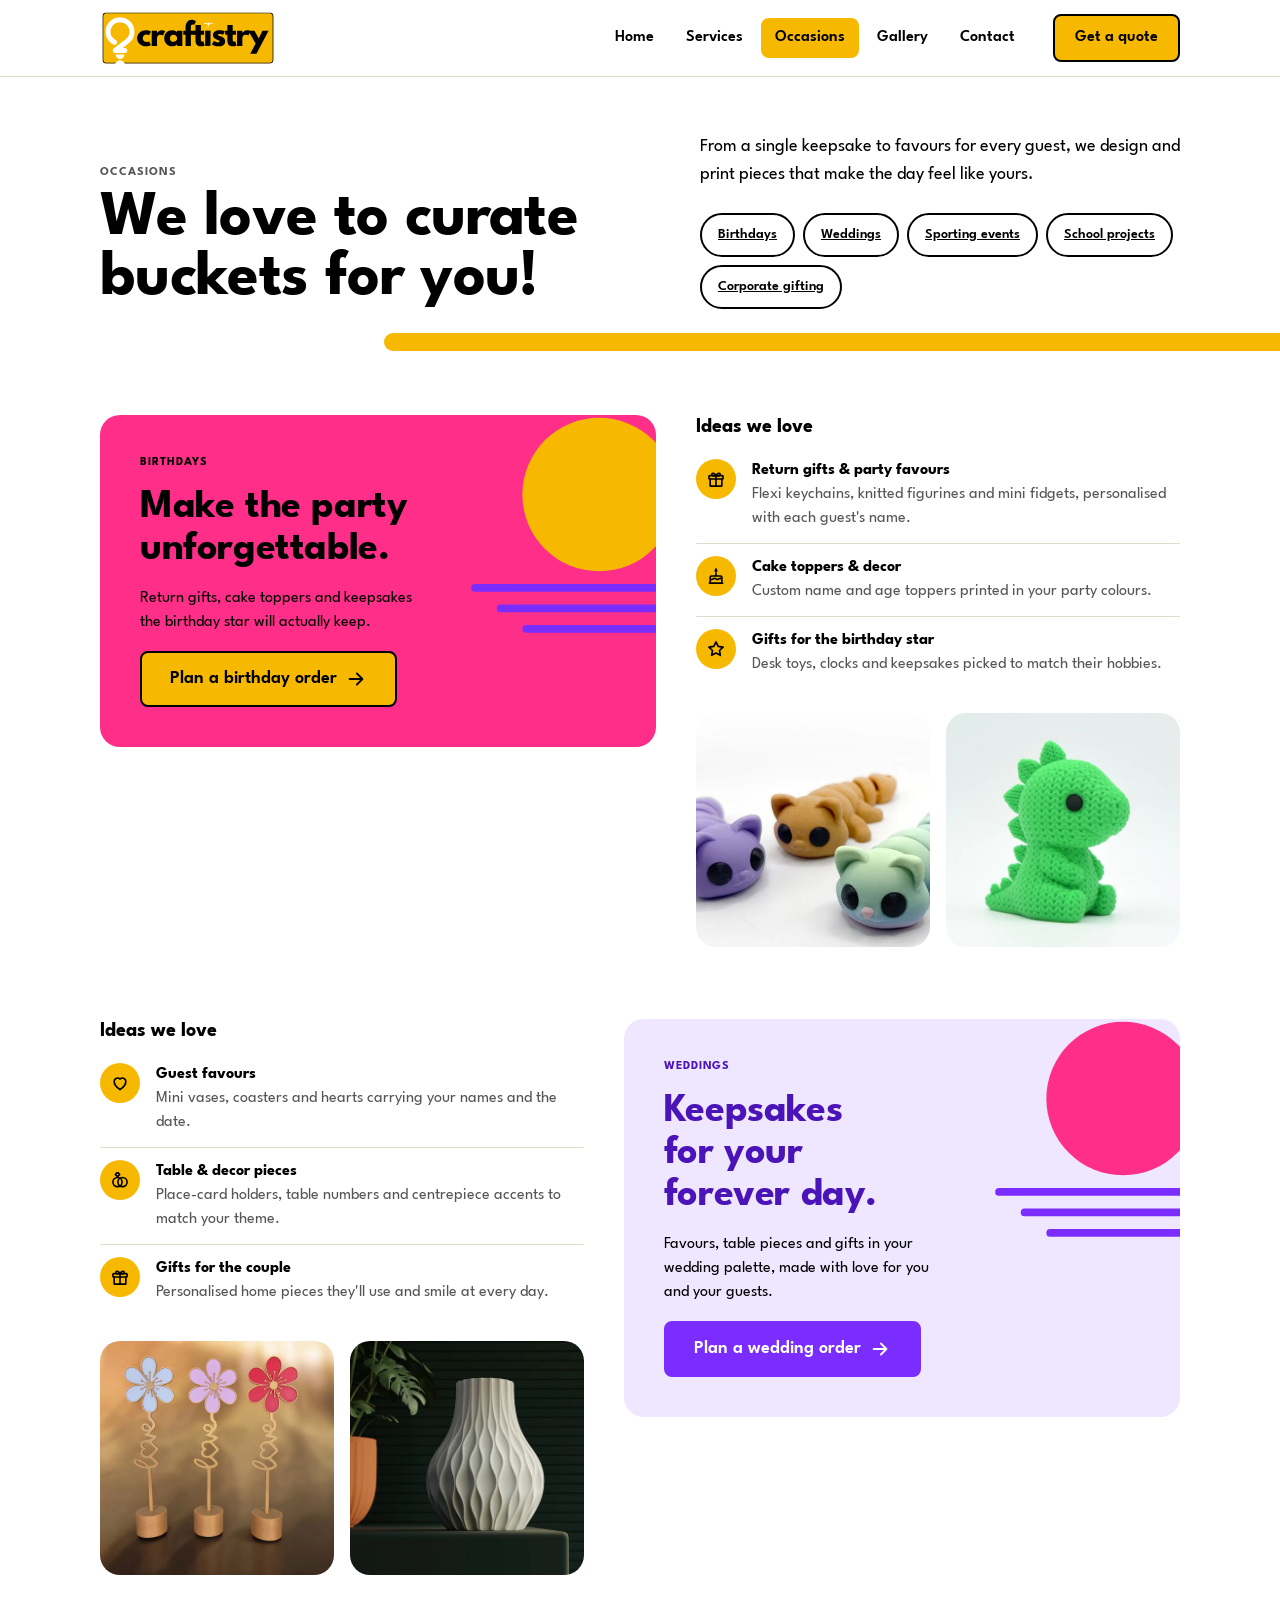
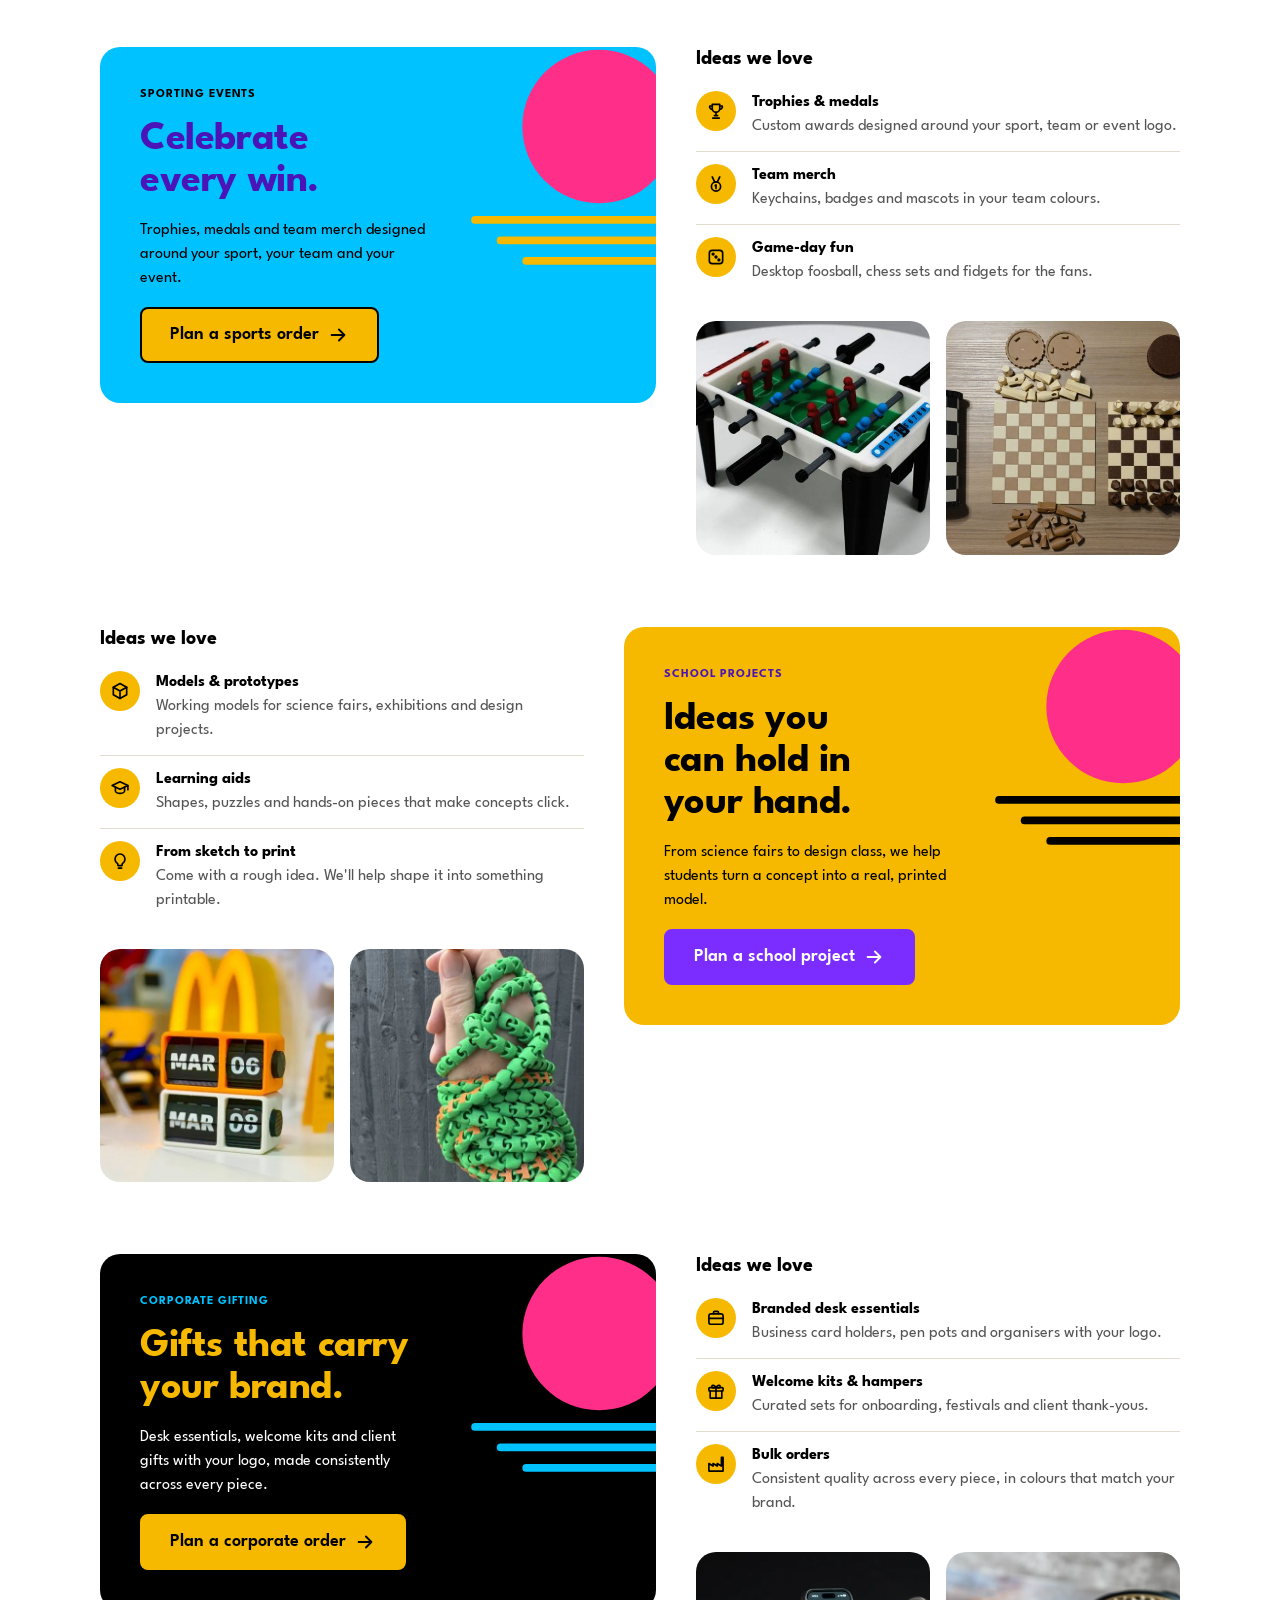
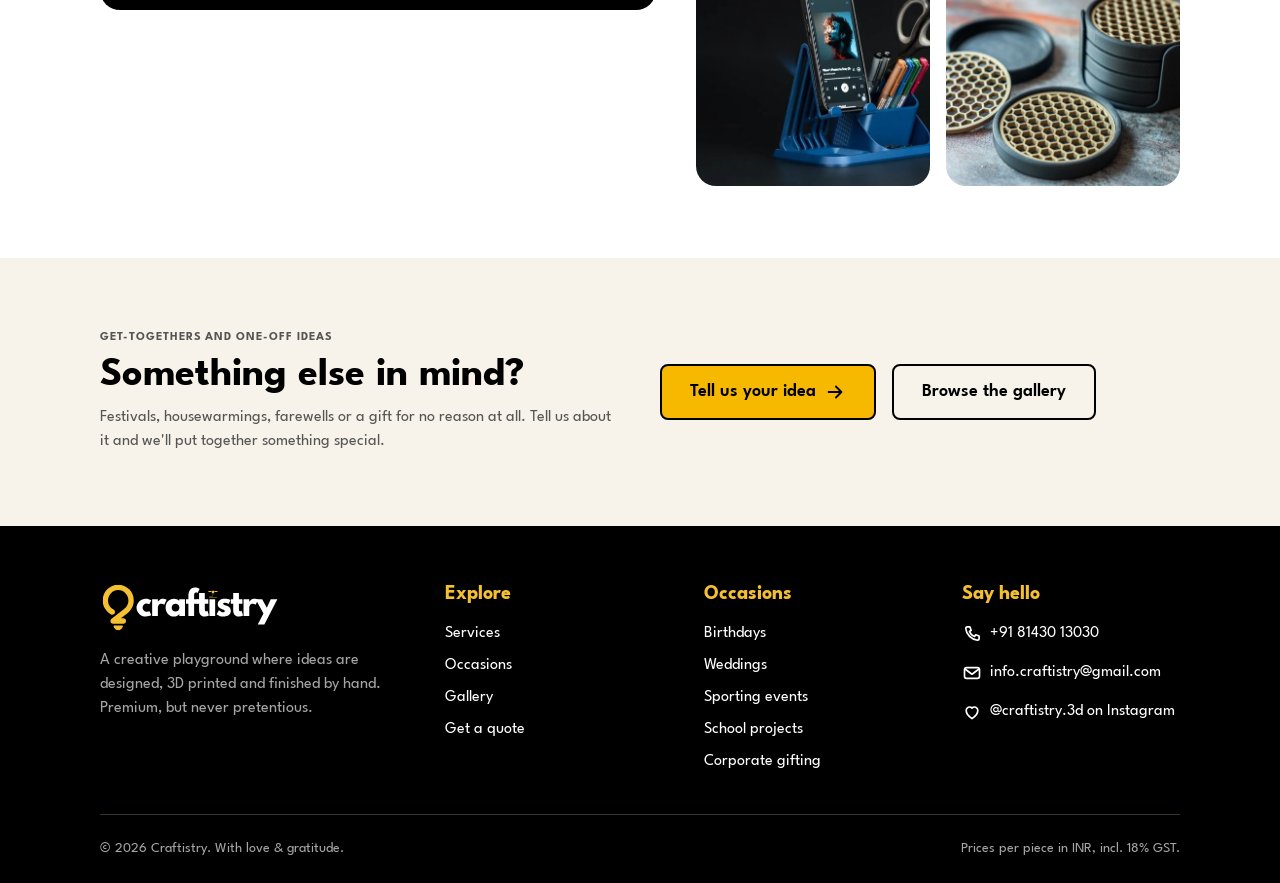
<file: occasions.html>
<!doctype html>
<html lang="en-IN">
<head>
<meta charset="utf-8">
<meta name="viewport" content="width=device-width, initial-scale=1">
<title>Occasions | Craftistry</title>
<meta name="description" content="Custom 3D printed gifts and favours for birthdays, weddings, sporting events, school projects and corporate gifting.">
<meta name="theme-color" content="#f6b900">
<meta property="og:title" content="Occasions | Craftistry">
<meta property="og:description" content="Custom 3D printed gifts and favours for birthdays, weddings, sporting events, school projects and corporate gifting.">
<meta property="og:type" content="website">
<meta property="og:image" content="https://craftistry.in/assets/logo/profile-picture-yellow.png">
<link rel="icon" type="image/png" href="assets/logo/profile-picture-yellow.png">
<link rel="apple-touch-icon" href="assets/logo/profile-picture-yellow.png">
<link rel="preload" href="assets/fonts/LeagueSpartan-Bold.woff2" as="font" type="font/woff2" crossorigin>
<link rel="stylesheet" href="css/tokens.css">
<link rel="stylesheet" href="css/components.css">
<link rel="stylesheet" href="css/site.css">
<noscript><style>.nav-toggle{display:none}.site-nav{display:block;padding-bottom:16px}</style></noscript>
<script src="js/icons.js" defer></script>
<script src="js/main.js" defer></script>
</head>
<body>
<a class="skip-link" href="#main">Skip to content</a>
<header class="site-header">
  <div class="container header-inner">
    <a class="brand" href="index.html"><img src="assets/logo/craftistry-logo-primary.svg" alt="Craftistry home" width="176" height="57"></a>
    <button class="nav-toggle" type="button" aria-expanded="false" aria-controls="site-nav" aria-label="Open menu"><span data-icon="menu" data-size="24"></span></button>
    <nav id="site-nav" class="site-nav" aria-label="Main">
      <ul class="nav-list">
        <li><a href="index.html">Home</a></li>
        <li><a href="services.html">Services</a></li>
        <li><a href="occasions.html" aria-current="page">Occasions</a></li>
        <li><a href="gallery.html">Gallery</a></li>
        <li><a href="contact.html">Contact</a></li>
      </ul>
      <div class="nav-cta"><a class="cr-btn cr-btn-primary" href="contact.html">Get a quote</a></div>
    </nav>
  </div>
</header>
<main id="main">
  <section class="page-hero">
    <div class="container">
      <div class="page-hero-inner">
        <div>
          <p class="cr-eyebrow">Occasions</p>
          <h1 class="display">We love to curate buckets for you!</h1>
        </div>
        <div>
          <p class="lead">From a single keepsake to favours for every guest, we design and print pieces that make the day feel like yours.</p>
          <nav class="occasion-nav" aria-label="Occasions" style="margin-top: var(--space-4)">
          <a class="filter-btn" href="#birthdays">Birthdays</a>
          <a class="filter-btn" href="#weddings">Weddings</a>
          <a class="filter-btn" href="#sports">Sporting events</a>
          <a class="filter-btn" href="#school">School projects</a>
          <a class="filter-btn" href="#corporate">Corporate gifting</a>
          </nav>
        </div>
      </div>
    </div>
    <div class="page-hero-band" aria-hidden="true"></div>
  </section>

  <section class="section" style="padding-top: var(--space-4)">
    <div class="container">
    <article class="occasion" id="birthdays" aria-labelledby="birthdays-title">
      <div class="occasion-grid">
        <div>
        <section class="cr-promo cr-promo-magenta">
          <svg class="cr-promo-art" viewBox="0 0 200 200" aria-hidden="true" focusable="false">
            <circle class="cr-promo-disc" cx="140" cy="70" r="60"/>
            <rect class="cr-promo-layer" x="40" y="140" width="160" height="6" rx="3"/>
            <rect class="cr-promo-layer" x="60" y="156" width="140" height="6" rx="3"/>
            <rect class="cr-promo-layer" x="80" y="172" width="120" height="6" rx="3"/>
          </svg>
          <div class="cr-promo-content">
            <p class="cr-eyebrow">Birthdays</p>
            <h2 class="cr-promo-headline" id="birthdays-title">Make the party unforgettable.</h2>
            <p class="cr-promo-body">Return gifts, cake toppers and keepsakes the birthday star will actually keep.</p>
            <a class="cr-btn cr-btn-primary cr-btn-lg" href="contact.html?occasion=birthday"><span>Plan a birthday order</span><span data-icon="arrow-right" data-size="22"></span></a>
          </div>
        </section>
        </div>
        <div>
          <h3 class="h3" style="margin-bottom: var(--space-2)">Ideas we love</h3>
          <ul class="idea-list">
            <li>
              <span class="idea-dot"><span data-icon="gift" data-size="20"></span></span>
              <div><strong>Return gifts &amp; party favours</strong><span class="muted">Flexi keychains, knitted figurines and mini fidgets, personalised with each guest's name.</span></div>
            </li>
            <li>
              <span class="idea-dot"><span data-icon="birthday" data-size="20"></span></span>
              <div><strong>Cake toppers &amp; decor</strong><span class="muted">Custom name and age toppers printed in your party colours.</span></div>
            </li>
            <li>
              <span class="idea-dot"><span data-icon="star" data-size="20"></span></span>
              <div><strong>Gifts for the birthday star</strong><span class="muted">Desk toys, clocks and keepsakes picked to match their hobbies.</span></div>
            </li>
          </ul>
          <div class="occasion-photos">
            <img src="assets/gallery/flexi-cat-keychain.jpg" alt="Flexi Cat Keychain, 3D printed by Craftistry" width="640" height="640" loading="lazy" decoding="async">
            <img src="assets/gallery/knitted-stegosaurus-dinosaur.jpg" alt="Knitted Stegosaurus Dinosaur, 3D printed by Craftistry" width="640" height="640" loading="lazy" decoding="async">
          </div>
        </div>
      </div>
    </article>
    <article class="occasion" id="weddings" aria-labelledby="weddings-title">
      <div class="occasion-grid">
        <div>
        <section class="cr-promo cr-promo-lilac">
          <svg class="cr-promo-art" viewBox="0 0 200 200" aria-hidden="true" focusable="false">
            <circle class="cr-promo-disc" cx="140" cy="70" r="60"/>
            <rect class="cr-promo-layer" x="40" y="140" width="160" height="6" rx="3"/>
            <rect class="cr-promo-layer" x="60" y="156" width="140" height="6" rx="3"/>
            <rect class="cr-promo-layer" x="80" y="172" width="120" height="6" rx="3"/>
          </svg>
          <div class="cr-promo-content">
            <p class="cr-eyebrow">Weddings</p>
            <h2 class="cr-promo-headline" id="weddings-title">Keepsakes for your forever day.</h2>
            <p class="cr-promo-body">Favours, table pieces and gifts in your wedding palette, made with love for you and your guests.</p>
            <a class="cr-btn cr-btn-accent cr-btn-lg" href="contact.html?occasion=wedding"><span>Plan a wedding order</span><span data-icon="arrow-right" data-size="22"></span></a>
          </div>
        </section>
        </div>
        <div>
          <h3 class="h3" style="margin-bottom: var(--space-2)">Ideas we love</h3>
          <ul class="idea-list">
            <li>
              <span class="idea-dot"><span data-icon="heart" data-size="20"></span></span>
              <div><strong>Guest favours</strong><span class="muted">Mini vases, coasters and hearts carrying your names and the date.</span></div>
            </li>
            <li>
              <span class="idea-dot"><span data-icon="wedding" data-size="20"></span></span>
              <div><strong>Table &amp; decor pieces</strong><span class="muted">Place-card holders, table numbers and centrepiece accents to match your theme.</span></div>
            </li>
            <li>
              <span class="idea-dot"><span data-icon="gift" data-size="20"></span></span>
              <div><strong>Gifts for the couple</strong><span class="muted">Personalised home pieces they'll use and smile at every day.</span></div>
            </li>
          </ul>
          <div class="occasion-photos">
            <img src="assets/gallery/flower-stem-of-love-1-unit.jpg" alt="Flower Stem of Love - 1 Unit, 3D printed by Craftistry" width="640" height="640" loading="lazy" decoding="async">
            <img src="assets/gallery/wavy-flower-vase.jpg" alt="Wavy Flower Vase, 3D printed by Craftistry" width="640" height="640" loading="lazy" decoding="async">
          </div>
        </div>
      </div>
    </article>
    <article class="occasion" id="sports" aria-labelledby="sports-title">
      <div class="occasion-grid">
        <div>
        <section class="cr-promo cr-promo-cyan">
          <svg class="cr-promo-art" viewBox="0 0 200 200" aria-hidden="true" focusable="false">
            <circle class="cr-promo-disc" cx="140" cy="70" r="60"/>
            <rect class="cr-promo-layer" x="40" y="140" width="160" height="6" rx="3"/>
            <rect class="cr-promo-layer" x="60" y="156" width="140" height="6" rx="3"/>
            <rect class="cr-promo-layer" x="80" y="172" width="120" height="6" rx="3"/>
          </svg>
          <div class="cr-promo-content">
            <p class="cr-eyebrow">Sporting events</p>
            <h2 class="cr-promo-headline" id="sports-title">Celebrate every win.</h2>
            <p class="cr-promo-body">Trophies, medals and team merch designed around your sport, your team and your event.</p>
            <a class="cr-btn cr-btn-primary cr-btn-lg" href="contact.html?occasion=sports"><span>Plan a sports order</span><span data-icon="arrow-right" data-size="22"></span></a>
          </div>
        </section>
        </div>
        <div>
          <h3 class="h3" style="margin-bottom: var(--space-2)">Ideas we love</h3>
          <ul class="idea-list">
            <li>
              <span class="idea-dot"><span data-icon="trophy" data-size="20"></span></span>
              <div><strong>Trophies &amp; medals</strong><span class="muted">Custom awards designed around your sport, team or event logo.</span></div>
            </li>
            <li>
              <span class="idea-dot"><span data-icon="sports" data-size="20"></span></span>
              <div><strong>Team merch</strong><span class="muted">Keychains, badges and mascots in your team colours.</span></div>
            </li>
            <li>
              <span class="idea-dot"><span data-icon="games" data-size="20"></span></span>
              <div><strong>Game-day fun</strong><span class="muted">Desktop foosball, chess sets and fidgets for the fans.</span></div>
            </li>
          </ul>
          <div class="occasion-photos">
            <img src="assets/gallery/mini-desktop-foosball-table.jpg" alt="Mini Desktop Foosball Table, 3D printed by Craftistry" width="640" height="640" loading="lazy" decoding="async">
            <img src="assets/gallery/minimalist-chess-set-foldable-and-portable.jpg" alt="Minimalist Chess Set | Foldable &amp; Portable, 3D printed by Craftistry" width="640" height="640" loading="lazy" decoding="async">
          </div>
        </div>
      </div>
    </article>
    <article class="occasion" id="school" aria-labelledby="school-title">
      <div class="occasion-grid">
        <div>
        <section class="cr-promo cr-promo-yellow">
          <svg class="cr-promo-art" viewBox="0 0 200 200" aria-hidden="true" focusable="false">
            <circle class="cr-promo-disc" cx="140" cy="70" r="60"/>
            <rect class="cr-promo-layer" x="40" y="140" width="160" height="6" rx="3"/>
            <rect class="cr-promo-layer" x="60" y="156" width="140" height="6" rx="3"/>
            <rect class="cr-promo-layer" x="80" y="172" width="120" height="6" rx="3"/>
          </svg>
          <div class="cr-promo-content">
            <p class="cr-eyebrow">School projects</p>
            <h2 class="cr-promo-headline" id="school-title">Ideas you can hold in your hand.</h2>
            <p class="cr-promo-body">From science fairs to design class, we help students turn a concept into a real, printed model.</p>
            <a class="cr-btn cr-btn-accent cr-btn-lg" href="contact.html?occasion=school"><span>Plan a school project</span><span data-icon="arrow-right" data-size="22"></span></a>
          </div>
        </section>
        </div>
        <div>
          <h3 class="h3" style="margin-bottom: var(--space-2)">Ideas we love</h3>
          <ul class="idea-list">
            <li>
              <span class="idea-dot"><span data-icon="prototype" data-size="20"></span></span>
              <div><strong>Models &amp; prototypes</strong><span class="muted">Working models for science fairs, exhibitions and design projects.</span></div>
            </li>
            <li>
              <span class="idea-dot"><span data-icon="educational" data-size="20"></span></span>
              <div><strong>Learning aids</strong><span class="muted">Shapes, puzzles and hands-on pieces that make concepts click.</span></div>
            </li>
            <li>
              <span class="idea-dot"><span data-icon="idea" data-size="20"></span></span>
              <div><strong>From sketch to print</strong><span class="muted">Come with a rough idea. We'll help shape it into something printable.</span></div>
            </li>
          </ul>
          <div class="occasion-photos">
            <img src="assets/gallery/cube-perpetual-calendar.jpg" alt="CUBE Perpetual Calendar, 3D printed by Craftistry" width="640" height="640" loading="lazy" decoding="async">
            <img src="assets/gallery/flexi-snake.jpg" alt="Flexi Snake, 3D printed by Craftistry" width="640" height="640" loading="lazy" decoding="async">
          </div>
        </div>
      </div>
    </article>
    <article class="occasion" id="corporate" aria-labelledby="corporate-title">
      <div class="occasion-grid">
        <div>
        <section class="cr-promo cr-promo-ink">
          <svg class="cr-promo-art" viewBox="0 0 200 200" aria-hidden="true" focusable="false">
            <circle class="cr-promo-disc" cx="140" cy="70" r="60"/>
            <rect class="cr-promo-layer" x="40" y="140" width="160" height="6" rx="3"/>
            <rect class="cr-promo-layer" x="60" y="156" width="140" height="6" rx="3"/>
            <rect class="cr-promo-layer" x="80" y="172" width="120" height="6" rx="3"/>
          </svg>
          <div class="cr-promo-content">
            <p class="cr-eyebrow">Corporate gifting</p>
            <h2 class="cr-promo-headline" id="corporate-title">Gifts that carry your brand.</h2>
            <p class="cr-promo-body">Desk essentials, welcome kits and client gifts with your logo, made consistently across every piece.</p>
            <a class="cr-btn cr-btn-primary cr-btn-lg" href="contact.html?occasion=corporate"><span>Plan a corporate order</span><span data-icon="arrow-right" data-size="22"></span></a>
          </div>
        </section>
        </div>
        <div>
          <h3 class="h3" style="margin-bottom: var(--space-2)">Ideas we love</h3>
          <ul class="idea-list">
            <li>
              <span class="idea-dot"><span data-icon="corporate" data-size="20"></span></span>
              <div><strong>Branded desk essentials</strong><span class="muted">Business card holders, pen pots and organisers with your logo.</span></div>
            </li>
            <li>
              <span class="idea-dot"><span data-icon="gift" data-size="20"></span></span>
              <div><strong>Welcome kits &amp; hampers</strong><span class="muted">Curated sets for onboarding, festivals and client thank-yous.</span></div>
            </li>
            <li>
              <span class="idea-dot"><span data-icon="manufacture" data-size="20"></span></span>
              <div><strong>Bulk orders</strong><span class="muted">Consistent quality across every piece, in colours that match your brand.</span></div>
            </li>
          </ul>
          <div class="occasion-photos">
            <img src="assets/gallery/modular-desk-organizer-system.jpg" alt="Modular Desk Organizer System, 3D printed by Craftistry" width="640" height="640" loading="lazy" decoding="async">
            <img src="assets/gallery/round-honeycomb-coaster.jpg" alt="Round Honeycomb Coaster, 3D printed by Craftistry" width="640" height="640" loading="lazy" decoding="async">
          </div>
        </div>
      </div>
    </article>
    </div>
  </section>

  <section class="section section-paper">
    <div class="container grid-2" style="align-items: center">
      <div class="section-head" style="margin-bottom: 0">
        <p class="cr-eyebrow">Get-togethers and one-off ideas</p>
        <h2 class="h1">Something else in mind?</h2>
        <p class="muted">Festivals, housewarmings, farewells or a gift for no reason at all. Tell us about it and we'll put together something special.</p>
      </div>
      <div class="btn-row">
        <a class="cr-btn cr-btn-primary cr-btn-lg" href="contact.html"><span>Tell us your idea</span><span data-icon="arrow-right" data-size="22"></span></a>
        <a class="cr-btn cr-btn-secondary cr-btn-lg" href="gallery.html">Browse the gallery</a>
      </div>
    </div>
  </section>
</main>
<footer class="site-footer on-dark">
  <div class="container">
    <div class="footer-grid">
      <div class="footer-brand">
        <img src="assets/logo/craftistry-logo-dark.svg" alt="Craftistry" width="180" height="50">
        <p>A creative playground where ideas are designed, 3D printed and finished by hand. Premium, but never pretentious.</p>
      </div>
      <div>
        <h2 class="footer-title">Explore</h2>
        <ul class="footer-list">
          <li><a href="services.html">Services</a></li>
          <li><a href="occasions.html">Occasions</a></li>
          <li><a href="gallery.html">Gallery</a></li>
          <li><a href="contact.html">Get a quote</a></li>
        </ul>
      </div>
      <div>
        <h2 class="footer-title">Occasions</h2>
        <ul class="footer-list">
          <li><a href="occasions.html#birthdays">Birthdays</a></li>
          <li><a href="occasions.html#weddings">Weddings</a></li>
          <li><a href="occasions.html#sports">Sporting events</a></li>
          <li><a href="occasions.html#school">School projects</a></li>
          <li><a href="occasions.html#corporate">Corporate gifting</a></li>
        </ul>
      </div>
      <div>
        <h2 class="footer-title">Say hello</h2>
        <ul class="footer-list">
          <li><a href="tel:+918143013030"><span data-icon="phone" data-size="20"></span>+91 81430 13030</a></li>
          <li><a href="mailto:info.craftistry@gmail.com"><span data-icon="mail" data-size="20"></span>info.craftistry@gmail.com</a></li>
          <li><a href="https://www.instagram.com/craftistry.3d/" rel="noopener"><span data-icon="heart" data-size="20"></span>@craftistry.3d on Instagram</a></li>
        </ul>
      </div>
    </div>
    <div class="footer-bottom small">
      <p>&copy; <span data-year>2026</span> Craftistry. With love &amp; gratitude.</p>
      <p>Prices per piece in INR, incl. 18% GST.</p>
    </div>
  </div>
</footer>
</body>
</html>
</file>
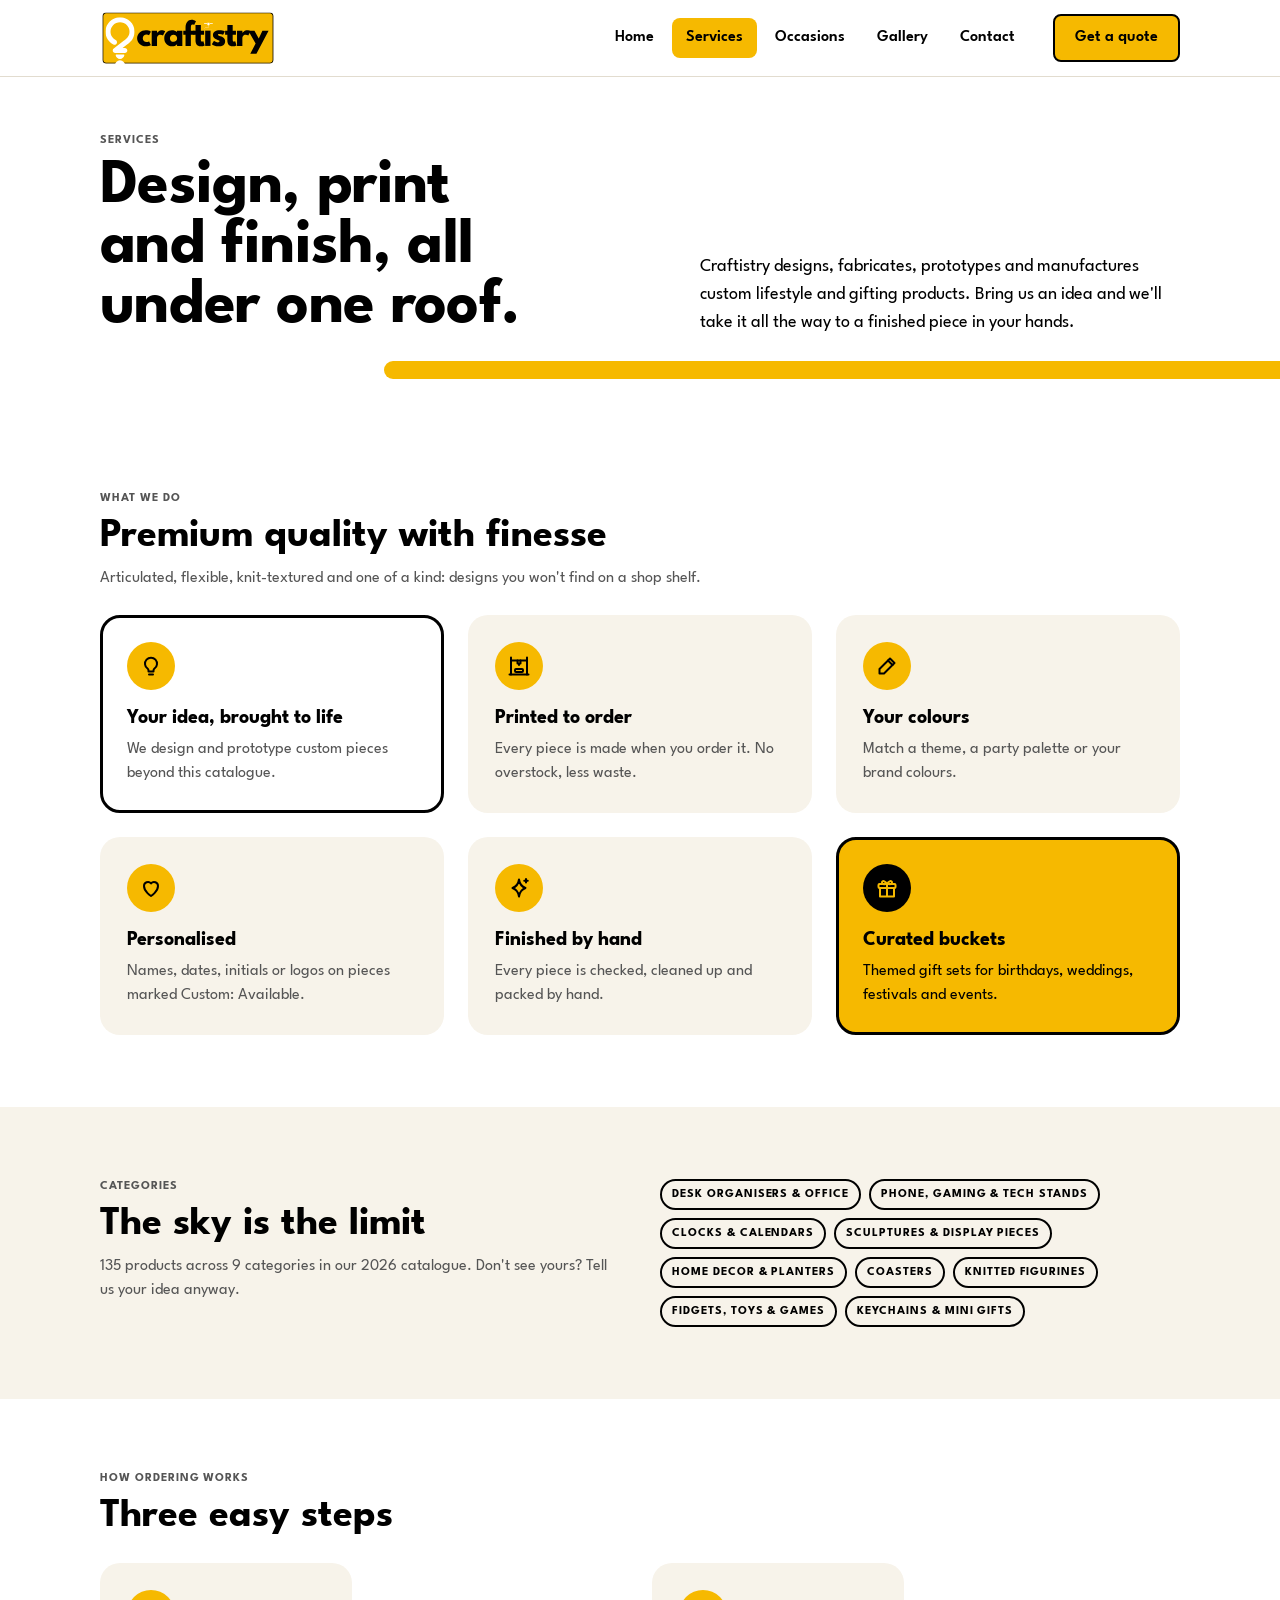
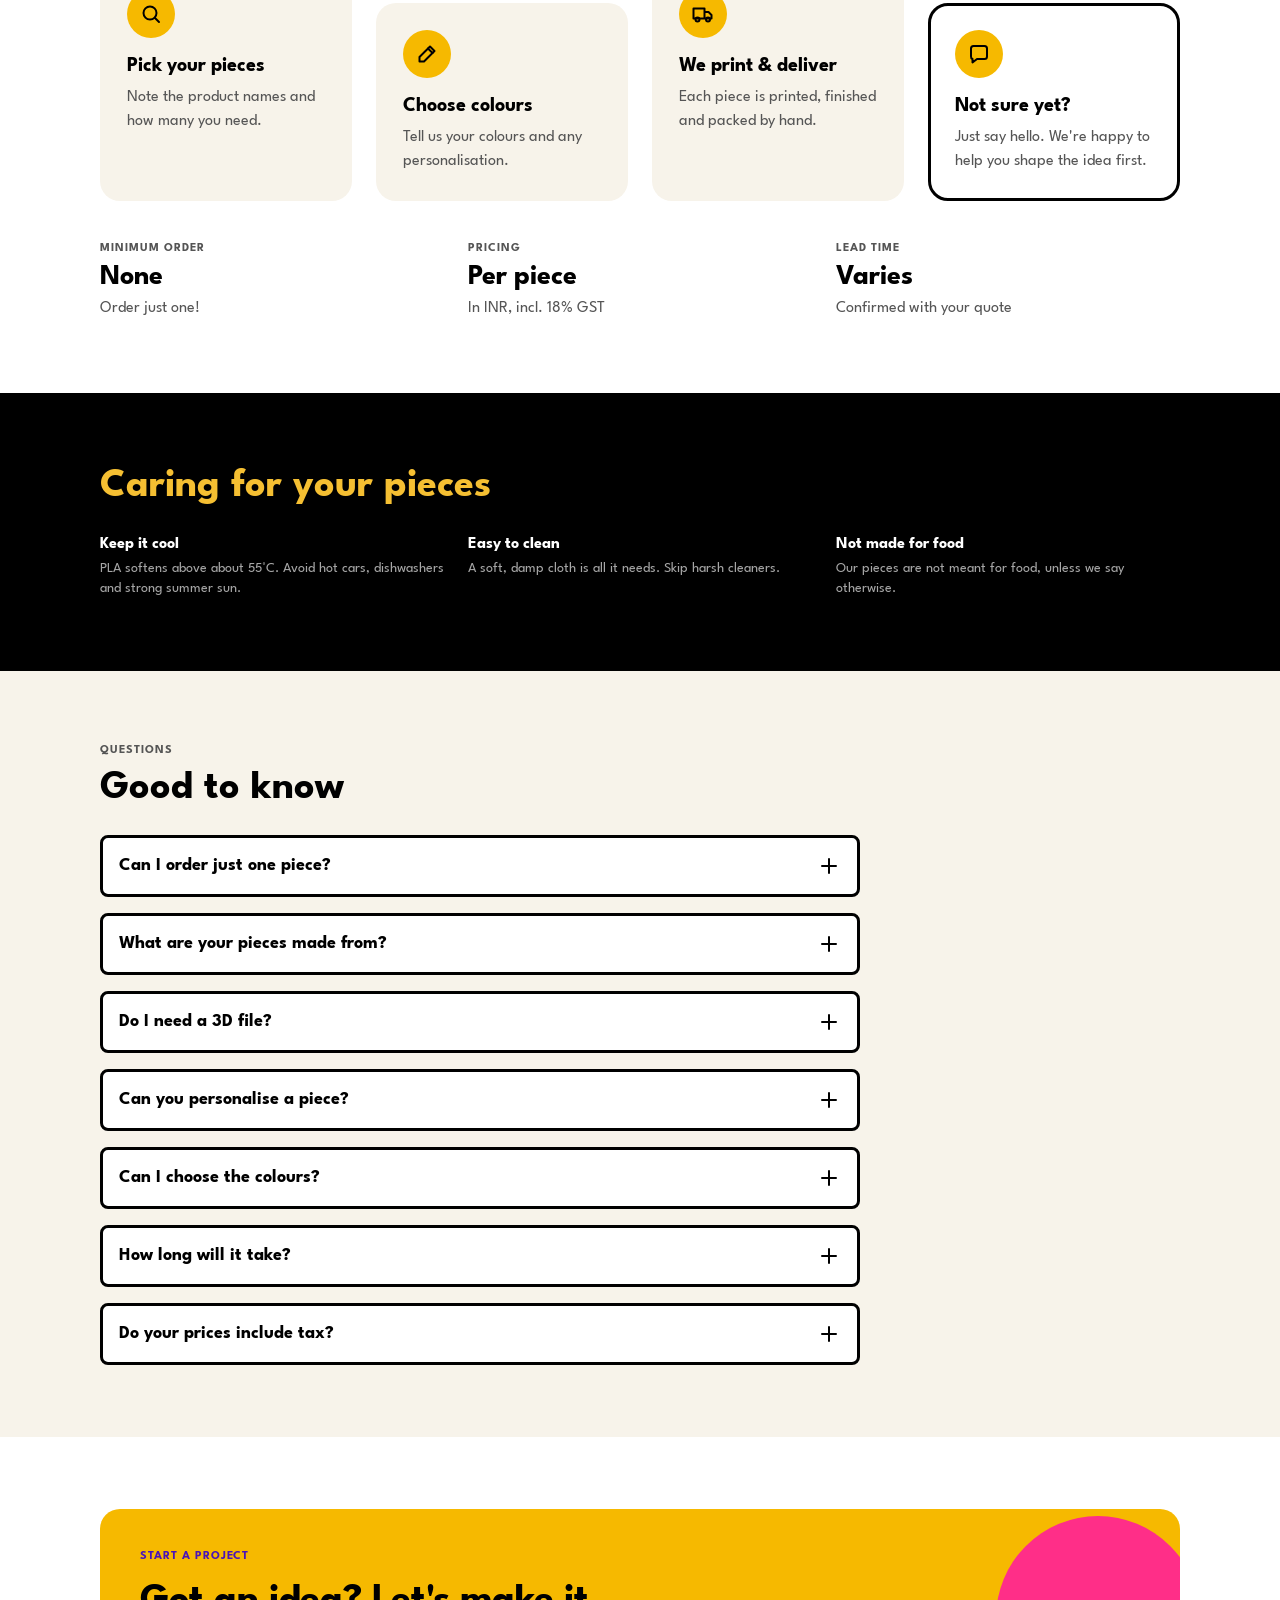
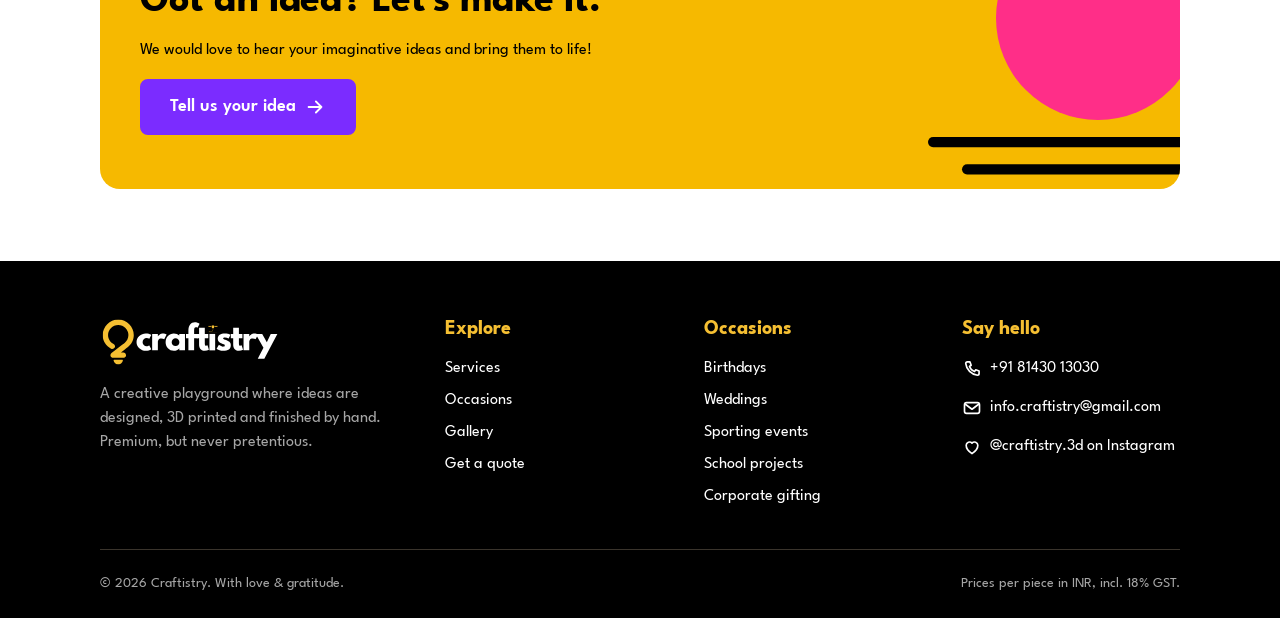
<file: services.html>
<!doctype html>
<html lang="en-IN">
<head>
<meta charset="utf-8">
<meta name="viewport" content="width=device-width, initial-scale=1">
<title>Services | Craftistry</title>
<meta name="description" content="Custom 3D design, prototyping, 3D printing, hand finishing, personalisation and curated gift buckets from Craftistry.">
<meta name="theme-color" content="#f6b900">
<meta property="og:title" content="Services | Craftistry">
<meta property="og:description" content="Custom 3D design, prototyping, 3D printing, hand finishing, personalisation and curated gift buckets from Craftistry.">
<meta property="og:type" content="website">
<meta property="og:image" content="https://craftistry.in/assets/logo/profile-picture-yellow.png">
<link rel="icon" type="image/png" href="assets/logo/profile-picture-yellow.png">
<link rel="apple-touch-icon" href="assets/logo/profile-picture-yellow.png">
<link rel="preload" href="assets/fonts/LeagueSpartan-Bold.woff2" as="font" type="font/woff2" crossorigin>
<link rel="stylesheet" href="css/tokens.css">
<link rel="stylesheet" href="css/components.css">
<link rel="stylesheet" href="css/site.css">
<noscript><style>.nav-toggle{display:none}.site-nav{display:block;padding-bottom:16px}</style></noscript>
<script src="js/icons.js" defer></script>
<script src="js/main.js" defer></script>
</head>
<body>
<a class="skip-link" href="#main">Skip to content</a>
<header class="site-header">
  <div class="container header-inner">
    <a class="brand" href="index.html"><img src="assets/logo/craftistry-logo-primary.svg" alt="Craftistry home" width="176" height="57"></a>
    <button class="nav-toggle" type="button" aria-expanded="false" aria-controls="site-nav" aria-label="Open menu"><span data-icon="menu" data-size="24"></span></button>
    <nav id="site-nav" class="site-nav" aria-label="Main">
      <ul class="nav-list">
        <li><a href="index.html">Home</a></li>
        <li><a href="services.html" aria-current="page">Services</a></li>
        <li><a href="occasions.html">Occasions</a></li>
        <li><a href="gallery.html">Gallery</a></li>
        <li><a href="contact.html">Contact</a></li>
      </ul>
      <div class="nav-cta"><a class="cr-btn cr-btn-primary" href="contact.html">Get a quote</a></div>
    </nav>
  </div>
</header>
<main id="main">
  <section class="page-hero">
    <div class="container">
      <div class="page-hero-inner">
        <div>
          <p class="cr-eyebrow">Services</p>
          <h1 class="display">Design, print and finish, all under one roof.</h1>
        </div>
        <div>
          <p class="lead">Craftistry designs, fabricates, prototypes and manufactures custom lifestyle and gifting products. Bring us an idea and we'll take it all the way to a finished piece in your hands.</p>
          
        </div>
      </div>
    </div>
    <div class="page-hero-band" aria-hidden="true"></div>
  </section>

  <section class="section">
    <div class="container">
      <div class="section-head">
        <p class="cr-eyebrow">What we do</p>
        <h2 class="h1">Premium quality with finesse</h2>
        <p class="muted">Articulated, flexible, knit-textured and one of a kind: designs you won't find on a shop shelf.</p>
      </div>
      <div class="grid grid-services">
        <article class="cr-card cr-card-framed">
          <span class="cr-card-icon"><span data-icon="idea" data-size="24"></span></span>
          <h3 class="cr-card-title">Your idea, brought to life</h3>
          <div class="cr-card-body"><p>We design and prototype custom pieces beyond this catalogue.</p></div>
        </article>
        <article class="cr-card cr-card-paper">
          <span class="cr-card-icon"><span data-icon="printer" data-size="24"></span></span>
          <h3 class="cr-card-title">Printed to order</h3>
          <div class="cr-card-body"><p>Every piece is made when you order it. No overstock, less waste.</p></div>
        </article>
        <article class="cr-card cr-card-paper">
          <span class="cr-card-icon"><span data-icon="design" data-size="24"></span></span>
          <h3 class="cr-card-title">Your colours</h3>
          <div class="cr-card-body"><p>Match a theme, a party palette or your brand colours.</p></div>
        </article>
        <article class="cr-card cr-card-paper">
          <span class="cr-card-icon"><span data-icon="heart" data-size="24"></span></span>
          <h3 class="cr-card-title">Personalised</h3>
          <div class="cr-card-body"><p>Names, dates, initials or logos on pieces marked Custom: Available.</p></div>
        </article>
        <article class="cr-card cr-card-paper">
          <span class="cr-card-icon"><span data-icon="sparkle" data-size="24"></span></span>
          <h3 class="cr-card-title">Finished by hand</h3>
          <div class="cr-card-body"><p>Every piece is checked, cleaned up and packed by hand.</p></div>
        </article>
        <article class="cr-card cr-card-yellow">
          <span class="cr-card-icon"><span data-icon="gift" data-size="24"></span></span>
          <h3 class="cr-card-title">Curated buckets</h3>
          <div class="cr-card-body"><p>Themed gift sets for birthdays, weddings, festivals and events.</p></div>
        </article>
      </div>
    </div>
  </section>

  <section class="section section-paper">
    <div class="container grid-2">
      <div class="section-head">
        <p class="cr-eyebrow">Categories</p>
        <h2 class="h1">The sky is the limit</h2>
        <p class="muted">135 products across 9 categories in our 2026 catalogue. Don't see yours? Tell us your idea anyway.</p>
      </div>
      <div class="btn-row" style="gap: var(--space-2)">
        <a class="cr-tag cr-tag-outline" href="gallery.html#desk" style="text-decoration: none">Desk organisers &amp; office</a>
        <a class="cr-tag cr-tag-outline" href="gallery.html#tech" style="text-decoration: none">Phone, gaming &amp; tech stands</a>
        <a class="cr-tag cr-tag-outline" href="gallery.html#clocks" style="text-decoration: none">Clocks &amp; calendars</a>
        <a class="cr-tag cr-tag-outline" href="gallery.html#sculptures" style="text-decoration: none">Sculptures &amp; display pieces</a>
        <a class="cr-tag cr-tag-outline" href="gallery.html#decor" style="text-decoration: none">Home decor &amp; planters</a>
        <a class="cr-tag cr-tag-outline" href="gallery.html#coasters" style="text-decoration: none">Coasters</a>
        <a class="cr-tag cr-tag-outline" href="gallery.html#knitted" style="text-decoration: none">Knitted figurines</a>
        <a class="cr-tag cr-tag-outline" href="gallery.html#toys" style="text-decoration: none">Fidgets, toys &amp; games</a>
        <a class="cr-tag cr-tag-outline" href="gallery.html#gifts" style="text-decoration: none">Keychains &amp; mini gifts</a>
      </div>
    </div>
  </section>

  <section class="section">
    <div class="container">
      <div class="section-head">
        <p class="cr-eyebrow">How ordering works</p>
        <h2 class="h1">Three easy steps</h2>
      </div>
      <div class="grid grid-steps" style="margin-bottom: var(--space-5)">
        <article class="cr-card cr-card-paper">
          <span class="cr-card-icon"><span data-icon="search" data-size="24"></span></span>
          <h3 class="cr-card-title">Pick your pieces</h3>
          <div class="cr-card-body"><p>Note the product names and how many you need.</p></div>
        </article>
        <article class="cr-card cr-card-paper">
          <span class="cr-card-icon"><span data-icon="design" data-size="24"></span></span>
          <h3 class="cr-card-title">Choose colours</h3>
          <div class="cr-card-body"><p>Tell us your colours and any personalisation.</p></div>
        </article>
        <article class="cr-card cr-card-paper">
          <span class="cr-card-icon"><span data-icon="truck" data-size="24"></span></span>
          <h3 class="cr-card-title">We print &amp; deliver</h3>
          <div class="cr-card-body"><p>Each piece is printed, finished and packed by hand.</p></div>
        </article>
        <article class="cr-card cr-card-framed">
          <span class="cr-card-icon"><span data-icon="chat" data-size="24"></span></span>
          <h3 class="cr-card-title">Not sure yet?</h3>
          <div class="cr-card-body"><p>Just say hello. We're happy to help you shape the idea first.</p></div>
        </article>
      </div>
      <div class="facts">
        <div class="fact"><span class="cr-eyebrow muted">Minimum order</span><span class="fact-value">None</span><span class="muted">Order just one!</span></div>
        <div class="fact"><span class="cr-eyebrow muted">Pricing</span><span class="fact-value">Per piece</span><span class="muted">In INR, incl. 18% GST</span></div>
        <div class="fact"><span class="cr-eyebrow muted">Lead time</span><span class="fact-value">Varies</span><span class="muted">Confirmed with your quote</span></div>
      </div>
    </div>
  </section>

  <section class="section on-dark">
    <div class="container">
      <h2 class="h1 care-title">Caring for your pieces</h2>
      <div class="care-grid">
          <div><p class="why-point-title">Keep it cool</p><p class="small muted">PLA softens above about 55°C. Avoid hot cars, dishwashers and strong summer sun.</p></div>
          <div><p class="why-point-title">Easy to clean</p><p class="small muted">A soft, damp cloth is all it needs. Skip harsh cleaners.</p></div>
          <div><p class="why-point-title">Not made for food</p><p class="small muted">Our pieces are not meant for food, unless we say otherwise.</p></div>
      </div>
    </div>
  </section>

  <section class="section section-paper">
    <div class="container">
      <div class="section-head">
        <p class="cr-eyebrow">Questions</p>
        <h2 class="h1">Good to know</h2>
      </div>
      <div class="faq">
        <details>
          <summary>Can I order just one piece?<span data-icon="plus" data-size="24"></span></summary>
          <p>Yes! No minimum order. One gift or a whole event, we have you covered.</p>
        </details>
        <details>
          <summary>What are your pieces made from?<span data-icon="plus" data-size="24"></span></summary>
          <p>Plant-based PLA. Made from renewable crops like corn and sugarcane, not petroleum.</p>
        </details>
        <details>
          <summary>Do I need a 3D file?<span data-icon="plus" data-size="24"></span></summary>
          <p>Not at all. A sketch, a reference photo or a few words about your idea is enough to get started. We design and prototype custom pieces beyond our catalogue.</p>
        </details>
        <details>
          <summary>Can you personalise a piece?<span data-icon="plus" data-size="24"></span></summary>
          <p>Yes. Names, dates, initials or logos on pieces marked Custom: Available.</p>
        </details>
        <details>
          <summary>Can I choose the colours?<span data-icon="plus" data-size="24"></span></summary>
          <p>Match a theme, a party palette or your brand colours. Photos are for reference; printed colours may vary.</p>
        </details>
        <details>
          <summary>How long will it take?<span data-icon="plus" data-size="24"></span></summary>
          <p>Lead time depends on the product and order quantity. We'll confirm a timeline with your quote, so tell us if you have a date in mind.</p>
        </details>
        <details>
          <summary>Do your prices include tax?<span data-icon="plus" data-size="24"></span></summary>
          <p>Yes. All prices are per piece in Indian rupees and include 18% GST.</p>
        </details>
      </div>
    </div>
  </section>

  <div class="section">
    <div class="container">
        <section class="cr-promo cr-promo-yellow">
          <svg class="cr-promo-art" viewBox="0 0 200 200" aria-hidden="true" focusable="false">
            <circle class="cr-promo-disc" cx="140" cy="70" r="60"/>
            <rect class="cr-promo-layer" x="40" y="140" width="160" height="6" rx="3"/>
            <rect class="cr-promo-layer" x="60" y="156" width="140" height="6" rx="3"/>
            <rect class="cr-promo-layer" x="80" y="172" width="120" height="6" rx="3"/>
          </svg>
          <div class="cr-promo-content">
            <p class="cr-eyebrow">Start a project</p>
            <h2 class="cr-promo-headline">Got an idea? Let's make it.</h2>
            <p class="cr-promo-body">We would love to hear your imaginative ideas and bring them to life!</p>
            <a class="cr-btn cr-btn-accent cr-btn-lg" href="contact.html"><span>Tell us your idea</span><span data-icon="arrow-right" data-size="22"></span></a>
          </div>
        </section>
    </div>
  </div>
</main>
<footer class="site-footer on-dark">
  <div class="container">
    <div class="footer-grid">
      <div class="footer-brand">
        <img src="assets/logo/craftistry-logo-dark.svg" alt="Craftistry" width="180" height="50">
        <p>A creative playground where ideas are designed, 3D printed and finished by hand. Premium, but never pretentious.</p>
      </div>
      <div>
        <h2 class="footer-title">Explore</h2>
        <ul class="footer-list">
          <li><a href="services.html">Services</a></li>
          <li><a href="occasions.html">Occasions</a></li>
          <li><a href="gallery.html">Gallery</a></li>
          <li><a href="contact.html">Get a quote</a></li>
        </ul>
      </div>
      <div>
        <h2 class="footer-title">Occasions</h2>
        <ul class="footer-list">
          <li><a href="occasions.html#birthdays">Birthdays</a></li>
          <li><a href="occasions.html#weddings">Weddings</a></li>
          <li><a href="occasions.html#sports">Sporting events</a></li>
          <li><a href="occasions.html#school">School projects</a></li>
          <li><a href="occasions.html#corporate">Corporate gifting</a></li>
        </ul>
      </div>
      <div>
        <h2 class="footer-title">Say hello</h2>
        <ul class="footer-list">
          <li><a href="tel:+918143013030"><span data-icon="phone" data-size="20"></span>+91 81430 13030</a></li>
          <li><a href="mailto:info.craftistry@gmail.com"><span data-icon="mail" data-size="20"></span>info.craftistry@gmail.com</a></li>
          <li><a href="https://www.instagram.com/craftistry.3d/" rel="noopener"><span data-icon="heart" data-size="20"></span>@craftistry.3d on Instagram</a></li>
        </ul>
      </div>
    </div>
    <div class="footer-bottom small">
      <p>&copy; <span data-year>2026</span> Craftistry. With love &amp; gratitude.</p>
      <p>Prices per piece in INR, incl. 18% GST.</p>
    </div>
  </div>
</footer>
</body>
</html>
</file>
<file: css/tokens.css>
/* Craftistry design tokens — generated from the Craftistry design system's tokens.json. Edit there, not here. */

@font-face { font-family: "League Spartan"; src: url("../assets/fonts/LeagueSpartan-Regular.woff2") format("woff2"); font-weight: 400; font-style: normal; font-display: swap; }
@font-face { font-family: "League Spartan"; src: url("../assets/fonts/LeagueSpartan-SemiBold.woff2") format("woff2"); font-weight: 600; font-style: normal; font-display: swap; }
@font-face { font-family: "League Spartan"; src: url("../assets/fonts/LeagueSpartan-Bold.woff2") format("woff2"); font-weight: 700; font-style: normal; font-display: swap; }

:root {
  --brand-yellow: #f6b900;
  --on-yellow: #000000;
  --ink: #000000;
  --ink-muted: #555555;
  --surface: #ffffff;
  --surface-alt: #f7f3ea;
  --frame: #000000;
  --hairline: #e2dccf;
  --focus: #000000;
  --danger: #b3261e;
  --violet: #7b2cff;
  --violet-deep: #4a14b8;
  --violet-100: #efe6ff;
  --magenta: #ff2e88;
  --cyan: #00c2ff;
  --yellow-100: #fff3cc;
  --on-violet: #ffffff;
  --on-magenta: #000000;
  --on-cyan: #000000;
  --font-display: "League Spartan", "Arial Black", system-ui, sans-serif;
  --font-sans: "League Spartan", system-ui, sans-serif;
  --space-1: 4px;
  --space-2: 8px;
  --space-3: 16px;
  --space-4: 24px;
  --space-5: 40px;
  --space-6: 72px;
  --radius-sm: 4px;
  --radius-md: 8px;
  --radius-lg: 20px;
  --radius-pill: 9999px;
  --border-frame: 3px;
  --border-hairline: 1px;
}
</file>
<file: css/components.css>
/* Craftistry components — copied from the Craftistry design system (components/bundle.css). Every value comes from tokens.css. */

.cr-icon { display: inline-block; flex: none; vertical-align: middle; }

.cr-eyebrow { margin: 0; font-family: var(--font-sans); font-size: 12px; line-height: 16px; font-weight: 700; letter-spacing: 0.08em; text-transform: uppercase; }

/* Button */
.cr-btn {
  display: inline-flex; align-items: center; justify-content: center; gap: var(--space-2);
  font-family: var(--font-sans); font-weight: 600; font-size: 16px; line-height: 24px;
  padding: 10px 20px; border-radius: var(--radius-md); border: 2px solid transparent;
  cursor: pointer; text-decoration: none; white-space: nowrap;
  transition: transform .12s ease, box-shadow .12s ease, background-color .12s ease;
}
.cr-btn-lg { font-size: 18px; padding: 14px 28px; }
.cr-btn-icon-only { padding: 10px; }
.cr-btn-lg.cr-btn-icon-only { padding: 14px; }
.cr-btn:focus-visible { outline: 2px solid var(--focus); outline-offset: 2px; }
.cr-btn:disabled { opacity: .45; cursor: not-allowed; transform: none; box-shadow: none; }

.cr-btn-primary { background: var(--brand-yellow); color: var(--on-yellow); border-color: var(--frame); }
.cr-btn-primary:hover:not(:disabled) { transform: translate(-2px, -2px); box-shadow: 3px 3px 0 var(--frame); }

.cr-btn-secondary { background: transparent; color: var(--ink); border-color: var(--frame); }
.cr-btn-secondary:hover:not(:disabled) { background: var(--surface-alt); }

.cr-btn-accent { background: var(--violet); color: var(--on-violet); border-color: var(--violet); }
.cr-btn-accent:hover:not(:disabled) { transform: translate(-2px, -2px); box-shadow: 3px 3px 0 var(--violet-deep); }

.cr-btn-ghost { background: transparent; color: var(--ink); }
.cr-btn-ghost:hover:not(:disabled) { background: var(--surface-alt); }

/* Tag */
.cr-tag {
  display: inline-flex; align-items: center; gap: var(--space-1);
  font-family: var(--font-sans); font-size: 12px; line-height: 16px; font-weight: 700; letter-spacing: 0.08em; text-transform: uppercase;
  padding: 4px 10px; border-radius: var(--radius-pill); border: 2px solid transparent;
}
.cr-tag-neutral { background: var(--surface-alt); color: var(--ink); }
.cr-tag-yellow { background: var(--brand-yellow); color: var(--on-yellow); }
.cr-tag-violet { background: var(--violet-100); color: var(--violet-deep); }
.cr-tag-magenta { background: var(--magenta); color: var(--on-magenta); }
.cr-tag-cyan { background: var(--cyan); color: var(--on-cyan); }
.cr-tag-outline { background: transparent; color: var(--ink); border-color: var(--frame); }

/* Card */
.cr-card {
  display: flex; flex-direction: column; gap: var(--space-2);
  padding: var(--space-4); border-radius: var(--radius-lg); border: var(--border-frame) solid transparent;
  font-family: var(--font-sans); color: var(--ink); box-sizing: border-box;
}
.cr-card-paper { background: var(--surface-alt); }
.cr-card-framed { background: var(--surface); border-color: var(--frame); }
.cr-card-yellow { background: var(--brand-yellow); color: var(--on-yellow); border-color: var(--frame); }
.cr-card-violet { background: var(--violet); color: var(--on-violet); }
.cr-card-magenta { background: var(--magenta); color: var(--on-magenta); }
.cr-card-cyan { background: var(--cyan); color: var(--on-cyan); }
.cr-card-magenta .cr-card-icon, .cr-card-cyan .cr-card-icon { background: var(--on-magenta); color: var(--brand-yellow); }
.cr-card-violet .cr-btn-primary { border-color: var(--brand-yellow); }
.cr-card-magenta .cr-btn-primary, .cr-card-cyan .cr-btn-primary { border-color: var(--on-magenta); }
.cr-card-magenta .cr-btn-primary:hover:not(:disabled), .cr-card-cyan .cr-btn-primary:hover:not(:disabled) { box-shadow: 3px 3px 0 var(--on-magenta); }
.cr-card-violet .cr-btn-primary:hover:not(:disabled) { box-shadow: 3px 3px 0 var(--cyan); }
.cr-card-icon {
  display: inline-flex; align-items: center; justify-content: center; width: 48px; height: 48px;
  border-radius: var(--radius-pill); background: var(--brand-yellow); color: var(--on-yellow); margin-bottom: var(--space-2);
}
.cr-card-yellow .cr-card-icon { background: var(--on-yellow); color: var(--brand-yellow); }
.cr-card-title { margin: 0; font-family: var(--font-display); font-size: 20px; line-height: 24px; font-weight: 700; }
.cr-card-body { font-size: 16px; line-height: 24px; }
.cr-card-body p { margin: 0; }
.cr-card-paper .cr-card-body, .cr-card-framed .cr-card-body { color: var(--ink-muted); }
.cr-card-footer { margin-top: auto; padding-top: var(--space-3); display: flex; gap: var(--space-2); flex-wrap: wrap; align-items: center; }

/* TextField */
.cr-field { display: flex; flex-direction: column; gap: var(--space-2); font-family: var(--font-sans); }
.cr-label { font-size: 16px; line-height: 24px; font-weight: 600; color: var(--ink); }
.cr-input {
  font: inherit; font-size: 16px; line-height: 24px; color: var(--ink); background: var(--surface);
  border: 2px solid var(--ink-muted); border-radius: var(--radius-md); padding: 10px 14px; resize: vertical;
}
.cr-input::placeholder { color: var(--ink-muted); opacity: .8; }
.cr-input:hover { border-color: var(--ink); }
.cr-input:focus-visible { outline: 2px solid var(--focus); outline-offset: 2px; border-color: var(--ink); }
.cr-field-msg { margin: 0; display: flex; align-items: center; gap: var(--space-1); font-size: 14px; line-height: 20px; color: var(--ink-muted); }
.cr-field-error .cr-input { border-color: var(--danger); }
.cr-field-msg-error { color: var(--danger); font-weight: 600; }

/* CategoryTile */
.cr-cat {
  display: flex; flex-direction: column; align-items: flex-start; gap: var(--space-2); text-align: left;
  font-family: var(--font-sans); color: var(--ink); text-decoration: none; cursor: pointer;
  background: var(--surface-alt); border: var(--border-frame) solid transparent; border-radius: var(--radius-lg);
  padding: var(--space-3) var(--space-3) var(--space-4); transition: border-color .12s ease, transform .12s ease;
}
.cr-cat:hover { border-color: var(--frame); transform: translateY(-2px); }
.cr-cat:focus-visible { outline: 2px solid var(--focus); outline-offset: 2px; }
.cr-cat-icon {
  display: inline-flex; align-items: center; justify-content: center; width: 56px; height: 56px;
  border-radius: var(--radius-pill); background: var(--brand-yellow); color: var(--on-yellow); margin-bottom: var(--space-2);
}
.cr-cat-label { font-family: var(--font-display); font-size: 20px; line-height: 24px; font-weight: 700; }
.cr-cat-caption { font-size: 14px; line-height: 20px; color: var(--ink-muted); }

/* Promo — marketing panel */
.cr-promo {
  position: relative; overflow: hidden; border-radius: var(--radius-lg);
  padding: var(--space-5); font-family: var(--font-sans); min-height: 280px; box-sizing: border-box;
}
.cr-promo-content { position: relative; max-width: 60%; display: flex; flex-direction: column; align-items: flex-start; gap: var(--space-3); }
.cr-promo-headline { margin: 0; font-family: var(--font-display); font-weight: 700; font-size: 40px; line-height: 42px; letter-spacing: -0.01em; }
.cr-promo-body { margin: 0; font-size: 16px; line-height: 24px; }
.cr-promo-art { position: absolute; right: -20px; top: -10px; width: 46%; height: auto; max-width: 340px; }
.cr-promo-violet { background: var(--violet); color: var(--on-violet); }
.cr-promo-violet .cr-promo-headline { color: var(--brand-yellow); }
.cr-promo-violet .cr-promo-disc { fill: var(--brand-yellow); }
.cr-promo-violet .cr-promo-layer { fill: var(--cyan); }
.cr-promo-magenta { background: var(--magenta); color: var(--on-magenta); }
.cr-promo-magenta .cr-promo-disc { fill: var(--brand-yellow); }
.cr-promo-magenta .cr-promo-layer { fill: var(--violet); }
.cr-promo-cyan { background: var(--cyan); color: var(--on-cyan); }
.cr-promo-cyan .cr-promo-headline { color: var(--violet-deep); }
.cr-promo-cyan .cr-promo-disc { fill: var(--magenta); }
.cr-promo-cyan .cr-promo-layer { fill: var(--brand-yellow); }
.cr-promo-yellow { background: var(--brand-yellow); color: var(--on-yellow); }
.cr-promo-yellow .cr-eyebrow { color: var(--violet-deep); }
.cr-promo-yellow .cr-promo-disc { fill: var(--magenta); }
.cr-promo-yellow .cr-promo-layer { fill: var(--on-yellow); }
.cr-promo-lilac { background: var(--violet-100); color: var(--on-cyan); }
.cr-promo-lilac .cr-eyebrow, .cr-promo-lilac .cr-promo-headline { color: var(--violet-deep); }
.cr-promo-lilac .cr-promo-disc { fill: var(--magenta); }
.cr-promo-lilac .cr-promo-layer { fill: var(--violet); }
.cr-promo-ink { background: var(--on-cyan); color: var(--on-violet); }
.cr-promo-ink .cr-eyebrow { color: var(--cyan); }
.cr-promo-ink .cr-promo-headline { color: var(--brand-yellow); }
.cr-promo-ink .cr-promo-disc { fill: var(--magenta); }
.cr-promo-ink .cr-promo-layer { fill: var(--cyan); }
.cr-promo-violet .cr-btn-primary, .cr-promo-ink .cr-btn-primary { border-color: var(--brand-yellow); }
.cr-promo-violet .cr-btn-primary:hover:not(:disabled) { box-shadow: 3px 3px 0 var(--cyan); }
.cr-promo-ink .cr-btn-primary:hover:not(:disabled) { box-shadow: 3px 3px 0 var(--magenta); }
.cr-promo-magenta .cr-btn-primary, .cr-promo-cyan .cr-btn-primary { border-color: var(--on-magenta); }
.cr-promo-magenta .cr-btn-primary:hover:not(:disabled), .cr-promo-cyan .cr-btn-primary:hover:not(:disabled) { box-shadow: 3px 3px 0 var(--on-magenta); }
.cr-promo .cr-btn:focus-visible { outline-color: currentColor; }

/* Buttons sitting on yellow keep black text in every theme */
.cr-card-yellow .cr-btn-secondary, .cr-card-yellow .cr-btn-ghost, .cr-promo-yellow .cr-btn-secondary, .cr-promo-yellow .cr-btn-ghost { color: var(--on-yellow); border-color: var(--on-yellow); }
.cr-card-yellow .cr-btn-ghost, .cr-promo-yellow .cr-btn-ghost { border-color: transparent; }
.cr-card-yellow .cr-btn-secondary:hover:not(:disabled), .cr-card-yellow .cr-btn-ghost:hover:not(:disabled) { background: var(--yellow-100); }
.cr-card-yellow .cr-btn:focus-visible, .cr-promo-yellow .cr-btn:focus-visible { outline-color: var(--on-yellow); }
</file>
<file: css/site.css>
/* Craftistry website — layout and page styles. Mobile-first: base rules are for phones,
   min-width queries add columns at 640px (tablet) and 960px (desktop).
   Colours, type, spacing and radii come only from tokens.css. */

*, *::before, *::after { box-sizing: border-box; }

html { -webkit-text-size-adjust: 100%; scroll-behavior: smooth; }
@media (prefers-reduced-motion: reduce) {
  html { scroll-behavior: auto; }
  *, *::before, *::after { transition: none !important; animation: none !important; }
}

body {
  margin: 0;
  background: var(--surface);
  color: var(--ink);
  font-family: var(--font-sans);
  font-size: 16px;
  line-height: 24px;
  overflow-x: hidden;
}

img { max-width: 100%; height: auto; display: block; }
a { color: inherit; }
a:focus-visible, button:focus-visible, summary:focus-visible { outline: 2px solid var(--focus); outline-offset: 2px; }

h1, h2, h3 { margin: 0; font-family: var(--font-display); font-weight: 700; text-wrap: balance; }
p { margin: 0; }

.display { font-size: 44px; line-height: 44px; letter-spacing: -0.01em; }
.h1 { font-size: 34px; line-height: 38px; }
.h2 { font-size: 28px; line-height: 32px; }
.h3 { font-size: 20px; line-height: 24px; }
.lead { font-size: 18px; line-height: 28px; }
.muted { color: var(--ink-muted); }
.small { font-size: 14px; line-height: 20px; }

@media (min-width: 640px) {
  .display { font-size: 56px; line-height: 54px; }
  .h1 { font-size: 40px; line-height: 44px; }
}
@media (min-width: 960px) {
  .display { font-size: 64px; line-height: 60px; }
}

.visually-hidden {
  position: absolute !important; width: 1px; height: 1px; padding: 0; margin: -1px;
  overflow: hidden; clip: rect(0 0 0 0); white-space: nowrap; border: 0;
}

.skip-link {
  position: absolute; left: var(--space-3); top: -100px; z-index: 100;
  background: var(--brand-yellow); color: var(--on-yellow); padding: var(--space-2) var(--space-3);
  border: 2px solid var(--frame); border-radius: var(--radius-md); font-weight: 600; text-decoration: none;
}
.skip-link:focus { top: var(--space-3); }

.container { width: 100%; max-width: 1160px; margin-inline: auto; padding-inline: var(--space-3); }
@media (min-width: 640px) { .container { padding-inline: var(--space-4); } }
@media (min-width: 960px) { .container { padding-inline: var(--space-5); } }

.section { padding-block: 56px; }
@media (min-width: 960px) { .section { padding-block: var(--space-6); } }
.section-paper { background: var(--surface-alt); }

.section-head { display: flex; flex-direction: column; gap: var(--space-2); max-width: 640px; margin-bottom: var(--space-4); }
.section-head .cr-eyebrow { color: var(--ink-muted); }
.section-head-row { display: flex; flex-wrap: wrap; align-items: flex-end; justify-content: space-between; gap: var(--space-3); margin-bottom: var(--space-4); }
.section-head-row .section-head { margin-bottom: 0; }

.btn-row { display: flex; flex-wrap: wrap; gap: var(--space-3); }

/* Icons are injected by js/main.js into <span data-icon="name"> */
[data-icon] { display: inline-flex; flex: none; }

/* Dark band: the design system's dark-theme values, scoped to a section */
.on-dark {
  --brand-yellow: #f5bf32;
  --ink: #ffffff;
  --ink-muted: #a6a6a6;
  --surface: #000000;
  --surface-alt: #1a1714;
  --frame: #f5bf32;
  --hairline: #3a342c;
  --focus: #f5bf32;
  background: var(--surface);
  color: var(--ink);
}

/* ---------- Header ---------- */
.site-header {
  position: sticky; top: 0; z-index: 50;
  background: var(--surface);
  border-bottom: var(--border-hairline) solid var(--hairline);
}
.header-inner { display: flex; align-items: center; justify-content: space-between; gap: var(--space-3); min-height: 76px; }
.brand { display: inline-flex; padding-block: var(--space-2); }
.brand img { width: 160px; height: auto; }

.nav-toggle {
  display: inline-flex; align-items: center; justify-content: center; width: 48px; height: 48px;
  background: transparent; color: var(--ink); border: 2px solid var(--frame); border-radius: var(--radius-md); cursor: pointer;
}
.site-nav { display: none; }
.site-nav.is-open {
  display: block; position: absolute; left: 0; right: 0; top: 100%;
  background: var(--surface); border-bottom: var(--border-frame) solid var(--frame);
  padding: var(--space-3) var(--space-3) var(--space-4);
}
.nav-list { list-style: none; margin: 0; padding: 0; display: flex; flex-direction: column; gap: var(--space-1); }
.nav-list a {
  display: block; padding: 12px var(--space-3); border-radius: var(--radius-md);
  font-weight: 600; text-decoration: none; font-size: 18px; line-height: 24px;
}
.nav-list a:hover { background: var(--surface-alt); }
.nav-list a[aria-current="page"] { background: var(--brand-yellow); color: var(--on-yellow); }
.nav-cta { margin-top: var(--space-3); }
.nav-cta .cr-btn { width: 100%; }

@media (min-width: 960px) {
  .nav-toggle { display: none; }
  .brand img { width: 176px; }
  .site-nav, .site-nav.is-open {
    display: flex; align-items: center; gap: var(--space-4);
    position: static; padding: 0; border: 0; background: transparent;
  }
  .nav-list { flex-direction: row; gap: var(--space-1); }
  .nav-list a { padding: 8px 14px; font-size: 16px; }
  .nav-cta { margin-top: 0; }
  .nav-cta .cr-btn { width: auto; }
}

/* ---------- Footer ---------- */
.site-footer { padding-block: 56px var(--space-4); }
.footer-grid { display: grid; gap: var(--space-5); }
.footer-brand img { width: 180px; }
.footer-brand p { margin-top: var(--space-3); color: var(--ink-muted); max-width: 320px; }
.footer-title { font-family: var(--font-display); font-size: 20px; line-height: 24px; font-weight: 700; margin-bottom: var(--space-3); color: var(--brand-yellow); }
.footer-list { list-style: none; margin: 0; padding: 0; display: flex; flex-direction: column; gap: var(--space-2); }
.footer-list a { text-decoration: none; display: inline-flex; align-items: center; gap: var(--space-2); }
.footer-list a:hover { text-decoration: underline; text-underline-offset: 4px; }
.footer-bottom {
  margin-top: var(--space-5); padding-top: var(--space-4); border-top: var(--border-hairline) solid var(--hairline);
  display: flex; flex-wrap: wrap; justify-content: space-between; gap: var(--space-2); color: var(--ink-muted);
}
@media (min-width: 640px) { .footer-grid { grid-template-columns: 1fr 1fr; } }
@media (min-width: 960px) { .footer-grid { grid-template-columns: 1.4fr 1fr 1fr 1fr; } }

/* ---------- Home hero ---------- */
.hero { padding-block: var(--space-5) 56px; overflow: hidden; }
.hero-grid { display: grid; gap: var(--space-5); align-items: center; }
.hero-copy { display: flex; flex-direction: column; gap: var(--space-4); align-items: flex-start; }
.hero-copy .cr-eyebrow { color: var(--ink-muted); }
.hero-copy .lead { max-width: 520px; }

.hero-art {
  position: relative; min-height: 340px;
  margin-right: calc(-1 * var(--space-3));
  background: var(--brand-yellow); border-radius: var(--radius-lg) 0 0 var(--radius-lg);
  padding: var(--space-4);
}
.hero-art .disc {
  position: absolute; width: 120px; height: 120px; border-radius: var(--radius-pill);
  background: var(--magenta); right: var(--space-4); top: calc(-1 * var(--space-4));
}
.hero-art .layers { position: absolute; left: var(--space-4); right: 0; bottom: var(--space-4); }
.hero-art .layers span { display: block; height: 6px; border-radius: var(--radius-pill); background: var(--on-yellow); margin-top: 10px; }
.hero-art .layers span:nth-child(2) { margin-left: 15%; }
.hero-art .layers span:nth-child(3) { margin-left: 30%; }
.hero-photos { position: relative; display: grid; grid-template-columns: 1.2fr 1fr; gap: var(--space-3); padding-bottom: 64px; }
.hero-photos img {
  width: 100%; aspect-ratio: 4 / 5; object-fit: cover; border-radius: var(--radius-lg);
  border: var(--border-frame) solid var(--on-yellow); background: var(--surface);
}
.hero-photos img:nth-child(2) { margin-top: var(--space-5); aspect-ratio: 1; }

@media (min-width: 640px) {
  .hero-art { margin-right: calc(-1 * var(--space-4)); }
}
@media (min-width: 960px) {
  .hero { padding-block: var(--space-6); }
  .hero-grid { grid-template-columns: 1.1fr 1fr; }
  .hero-art { margin-right: calc(-1 * var(--space-5)); min-height: 480px; padding: var(--space-5); }
}
/* Let the yellow block bleed to the window edge on wide screens */
@media (min-width: 1160px) {
  .hero-art { margin-right: calc((100vw - 1160px) / -2 - var(--space-5)); }
}

/* ---------- Page hero (inner pages) ---------- */
.page-hero { padding-block: var(--space-5); }
.page-hero-inner { display: grid; gap: var(--space-4); align-items: end; }
.page-hero .cr-eyebrow { color: var(--ink-muted); margin-bottom: var(--space-2); }
.page-hero .lead { max-width: 560px; }
.page-hero-band {
  height: 18px; background: var(--brand-yellow); border-radius: var(--radius-lg) 0 0 var(--radius-lg);
  margin-left: 30%; margin-top: var(--space-4);
}
@media (min-width: 960px) {
  .page-hero { padding-block: 56px var(--space-5); }
  .page-hero-inner { grid-template-columns: 1.2fr 1fr; }
}

/* ---------- Grids ---------- */
.grid { display: grid; gap: var(--space-3); }
.grid-2 { display: grid; gap: var(--space-4); }
.grid-cats { grid-template-columns: repeat(2, minmax(0, 1fr)); }
.grid-steps { gap: var(--space-4); }
@media (min-width: 640px) {
  .grid { gap: var(--space-4); }
  .grid-cats { grid-template-columns: repeat(3, minmax(0, 1fr)); }
  .grid-steps, .grid-services { grid-template-columns: repeat(2, minmax(0, 1fr)); }
}
@media (min-width: 960px) {
  .grid-2 { grid-template-columns: 1fr 1fr; gap: var(--space-5); }
  .grid-cats { grid-template-columns: repeat(4, minmax(0, 1fr)); }
  .grid-cats-6 { grid-template-columns: repeat(6, minmax(0, 1fr)); }
  .grid-steps { grid-template-columns: repeat(4, minmax(0, 1fr)); }
  .grid-services { grid-template-columns: repeat(3, minmax(0, 1fr)); }
  /* Asymmetry: stagger alternate step cards */
  .grid-steps > :nth-child(even) { margin-top: var(--space-5); }
}

.cr-cat { width: 100%; height: 100%; }
.step-num {
  font-family: var(--font-display); font-weight: 700; font-size: 14px; line-height: 20px; letter-spacing: 0.08em;
}

/* ---------- Promo (component tweaks for small screens) ---------- */
.cr-promo-content { max-width: 100%; }
.cr-promo { padding: 104px var(--space-4) var(--space-5); }
.cr-promo-art { width: 160px; right: -24px; top: -24px; }
.cr-promo-headline { font-size: 32px; line-height: 34px; }
@media (min-width: 640px) {
  .cr-promo { padding: var(--space-5); }
  .cr-promo-content { max-width: 60%; }
  .cr-promo-art { width: 46%; right: -20px; top: -10px; }
  .cr-promo-headline { font-size: 40px; line-height: 42px; }
}

/* ---------- Gallery ---------- */
.filters { display: flex; flex-wrap: wrap; gap: var(--space-2); margin-bottom: var(--space-4); }
.filter-btn {
  font: inherit; font-size: 14px; line-height: 20px; font-weight: 600; cursor: pointer;
  padding: 10px 16px; min-height: 44px; border-radius: var(--radius-pill);
  background: var(--surface); color: var(--ink); border: 2px solid var(--frame);
}
.filter-btn:hover { background: var(--surface-alt); }
.filter-btn[aria-pressed="true"] { background: var(--brand-yellow); color: var(--on-yellow); }

.gallery-grid { display: grid; grid-template-columns: repeat(2, minmax(0, 1fr)); gap: var(--space-3); list-style: none; margin: 0; padding: 0; }
@media (min-width: 640px) { .gallery-grid { grid-template-columns: repeat(3, minmax(0, 1fr)); gap: var(--space-4); } }
@media (min-width: 960px) { .gallery-grid { grid-template-columns: repeat(4, minmax(0, 1fr)); } }
.gallery-grid [hidden] { display: none; }

.shot { margin: 0; height: 100%; }
.shot-btn {
  display: flex; flex-direction: column; width: 100%; height: 100%; padding: 0; text-align: left; cursor: zoom-in;
  font: inherit; color: inherit; background: var(--surface-alt);
  border: var(--border-frame) solid transparent; border-radius: var(--radius-lg); overflow: hidden;
  transition: border-color .12s ease, transform .12s ease;
}
.shot-btn:hover { border-color: var(--frame); transform: translateY(-2px); }
.shot-btn:focus-visible { outline: 2px solid var(--focus); outline-offset: 2px; }
.shot img { width: 100%; aspect-ratio: 1; object-fit: cover; background: var(--surface); }
.shot-caption { display: flex; flex-direction: column; gap: 2px; padding: 12px var(--space-3) var(--space-3); }
.shot-name { font-weight: 700; font-size: 16px; line-height: 20px; }
.shot-price { font-family: var(--font-display); font-weight: 700; font-size: 20px; line-height: 24px; margin-top: var(--space-1); }
.shot-opts { font-size: 12px; line-height: 16px; margin-top: var(--space-1); }
.opt-label { font-weight: 700; letter-spacing: 0.08em; text-transform: uppercase; color: var(--ink-muted); }

/* Catalogue categories on the gallery page */
.cat-section { margin-top: var(--space-5); scroll-margin-top: 96px; }
.cat-section[hidden] { display: none; }
.cat-head { display: flex; flex-direction: column; gap: var(--space-1); max-width: 640px; margin-bottom: var(--space-4); padding-top: var(--space-4); border-top: var(--border-frame) solid var(--frame); }
.legend { display: flex; flex-direction: column; gap: var(--space-1); margin-top: var(--space-3); padding: var(--space-3); background: var(--surface-alt); border-radius: var(--radius-md); }
.callout-card {
  display: flex; flex-direction: column; justify-content: center; gap: var(--space-2);
  padding: var(--space-4); border-radius: var(--radius-lg);
}
.callout-title { font-family: var(--font-display); font-size: 20px; line-height: 24px; font-weight: 700; color: var(--brand-yellow); }

/* "Why 3D prints from Craftistry?" — catalogue page 3 */
.why-head { display: flex; flex-direction: column; gap: var(--space-2); }
.why-head .cr-eyebrow { color: var(--ink-muted); }
.why-intro { max-width: 640px; margin-top: var(--space-3); margin-bottom: var(--space-4); }
.why-list { display: flex; flex-direction: column; gap: var(--space-3); }
.why-block { display: flex; gap: var(--space-3); background: var(--surface-alt); border-radius: var(--radius-lg); padding: var(--space-4); }
.why-num {
  flex: none; width: 48px; height: 48px; border-radius: var(--radius-pill);
  background: var(--brand-yellow); color: var(--on-yellow);
  display: inline-flex; align-items: center; justify-content: center;
  font-family: var(--font-display); font-weight: 700; font-size: 22px;
}
.why-body { display: flex; flex-direction: column; gap: var(--space-3); min-width: 0; }
.why-points { display: grid; gap: var(--space-3); }
.why-point-title { font-weight: 700; margin-bottom: 2px; }
@media (min-width: 640px) {
  .why-block { gap: var(--space-4); padding: var(--space-5) var(--space-4); }
  .why-num { width: 56px; height: 56px; font-size: 24px; }
  .why-points { grid-template-columns: repeat(3, minmax(0, 1fr)); gap: var(--space-4); }
}
@media (min-width: 960px) {
  .why-block:nth-child(2) { margin-left: var(--space-6); }
  .why-block:nth-child(3) { margin-left: calc(var(--space-6) * 2); }
}
.care-title { color: var(--brand-yellow); margin-bottom: var(--space-4); }
.care-grid { display: grid; gap: var(--space-4); }
@media (min-width: 640px) { .care-grid { grid-template-columns: repeat(3, minmax(0, 1fr)); } }

/* Nine catalogue categories: 3 across from tablet up */
.grid-cats-3 > :last-child:nth-child(odd) { grid-column: span 2; }
@media (min-width: 640px) {
  .grid-cats-3 > :last-child:nth-child(odd) { grid-column: auto; }
}
@media (min-width: 960px) { .grid-cats.grid-cats-3 { grid-template-columns: repeat(3, minmax(0, 1fr)); } }

/* Home: featured strip, staggered */
.featured { display: grid; grid-template-columns: repeat(2, minmax(0, 1fr)); gap: var(--space-3); }
.featured figure { margin: 0; }
.featured img { width: 100%; aspect-ratio: 1; object-fit: cover; border-radius: var(--radius-lg); background: var(--surface-alt); }
.featured figcaption { margin-top: var(--space-2); font-weight: 600; }
@media (min-width: 960px) {
  .featured { grid-template-columns: repeat(4, minmax(0, 1fr)); gap: var(--space-4); }
  .featured figure:nth-child(even) { margin-top: var(--space-5); }
}

/* Lightbox */
.lightbox {
  border: var(--border-frame) solid var(--frame); border-radius: var(--radius-lg); padding: 0;
  width: min(92vw, 720px); max-height: 92vh; background: var(--surface); color: var(--ink);
}
.lightbox::backdrop { background: rgba(0, 0, 0, 0.75); }
.lightbox img { width: 100%; max-height: 70vh; object-fit: contain; background: var(--surface-alt); }
.lightbox-bar { display: flex; align-items: center; justify-content: space-between; gap: var(--space-3); padding: var(--space-3); }
.lightbox-text { display: flex; flex-direction: column; }

/* ---------- Occasions ---------- */
.occasion-nav { display: flex; flex-wrap: wrap; gap: var(--space-2); }
.occasion { scroll-margin-top: 96px; }
.occasion + .occasion { margin-top: var(--space-6); }
.occasion-grid { display: grid; gap: var(--space-4); }
@media (min-width: 960px) {
  .occasion-grid { grid-template-columns: 1.15fr 1fr; align-items: start; gap: var(--space-5); }
  .occasion:nth-child(even) .occasion-grid { grid-template-columns: 1fr 1.15fr; }
  .occasion:nth-child(even) .occasion-grid > :first-child { order: 2; }
}
.idea-list { list-style: none; margin: 0; padding: 0; display: flex; flex-direction: column; }
.idea-list li { display: flex; gap: var(--space-3); padding-block: 12px; border-bottom: var(--border-hairline) solid var(--hairline); }
.idea-list li:last-child { border-bottom: 0; }
.idea-dot {
  flex: none; width: 40px; height: 40px; border-radius: var(--radius-pill);
  display: inline-flex; align-items: center; justify-content: center;
  background: var(--brand-yellow); color: var(--on-yellow);
}
.idea-list strong { display: block; }
.occasion-photos { display: grid; grid-template-columns: 1fr 1fr; gap: var(--space-3); margin-top: var(--space-4); }
.occasion-photos img { width: 100%; aspect-ratio: 1; object-fit: cover; border-radius: var(--radius-lg); background: var(--surface-alt); }

/* ---------- Services ---------- */
.service .cr-card { height: 100%; }
.facts { display: grid; gap: var(--space-3); }
@media (min-width: 640px) { .facts { grid-template-columns: repeat(3, minmax(0, 1fr)); gap: var(--space-4); } }
.fact { display: flex; flex-direction: column; gap: var(--space-1); }
.fact-value { font-family: var(--font-display); font-size: 28px; line-height: 32px; font-weight: 700; }

.faq { display: flex; flex-direction: column; gap: var(--space-3); max-width: 760px; }
.faq details { background: var(--surface); border: var(--border-frame) solid var(--frame); border-radius: var(--radius-md); }
.faq summary {
  cursor: pointer; list-style: none; display: flex; justify-content: space-between; align-items: center; gap: var(--space-3);
  padding: var(--space-3); font-weight: 700; font-size: 18px; line-height: 24px;
}
.faq summary::-webkit-details-marker { display: none; }
.faq summary [data-icon] { transition: transform .12s ease; }
.faq details[open] summary [data-icon] { transform: rotate(45deg); }
.faq details p { padding: 0 var(--space-3) var(--space-3); color: var(--ink-muted); }

/* ---------- Contact ---------- */
.contact-grid { display: grid; gap: var(--space-5); }
@media (min-width: 960px) { .contact-grid { grid-template-columns: 1.5fr 1fr; align-items: start; } }
.quote-form { display: flex; flex-direction: column; gap: var(--space-3); }
.form-row { display: grid; gap: var(--space-3); }
@media (min-width: 640px) { .form-row { grid-template-columns: 1fr 1fr; } }
.cr-label .optional { font-weight: 400; color: var(--ink-muted); }
select.cr-input {
  appearance: none; -webkit-appearance: none; padding-right: 44px; cursor: pointer;
  background-image: url("data:image/svg+xml,%3Csvg xmlns='http://www.w3.org/2000/svg' width='24' height='24' viewBox='0 0 24 24' fill='none' stroke='%23000' stroke-width='2' stroke-linecap='round' stroke-linejoin='round'%3E%3Cpath d='M6 9l6 6 6-6'/%3E%3C/svg%3E");
  background-repeat: no-repeat; background-position: right 12px center;
}
.form-status { display: none; }
.form-status.is-visible { display: flex; }
.contact-list { list-style: none; margin: 0; padding: 0; display: flex; flex-direction: column; gap: var(--space-3); }
.contact-list a { display: inline-flex; align-items: center; gap: var(--space-2); font-weight: 600; text-decoration: none; }
.contact-list a:hover { text-decoration: underline; text-underline-offset: 4px; }
.steps-mini { list-style: none; margin: 0; padding: 0; display: flex; flex-direction: column; gap: var(--space-3); counter-reset: step; }
.steps-mini li { display: flex; gap: var(--space-3); counter-increment: step; }
.steps-mini li::before {
  content: counter(step); flex: none; width: 32px; height: 32px; border-radius: var(--radius-pill);
  background: var(--on-yellow); color: var(--brand-yellow);
  display: inline-flex; align-items: center; justify-content: center; font-weight: 700;
}
</file>
